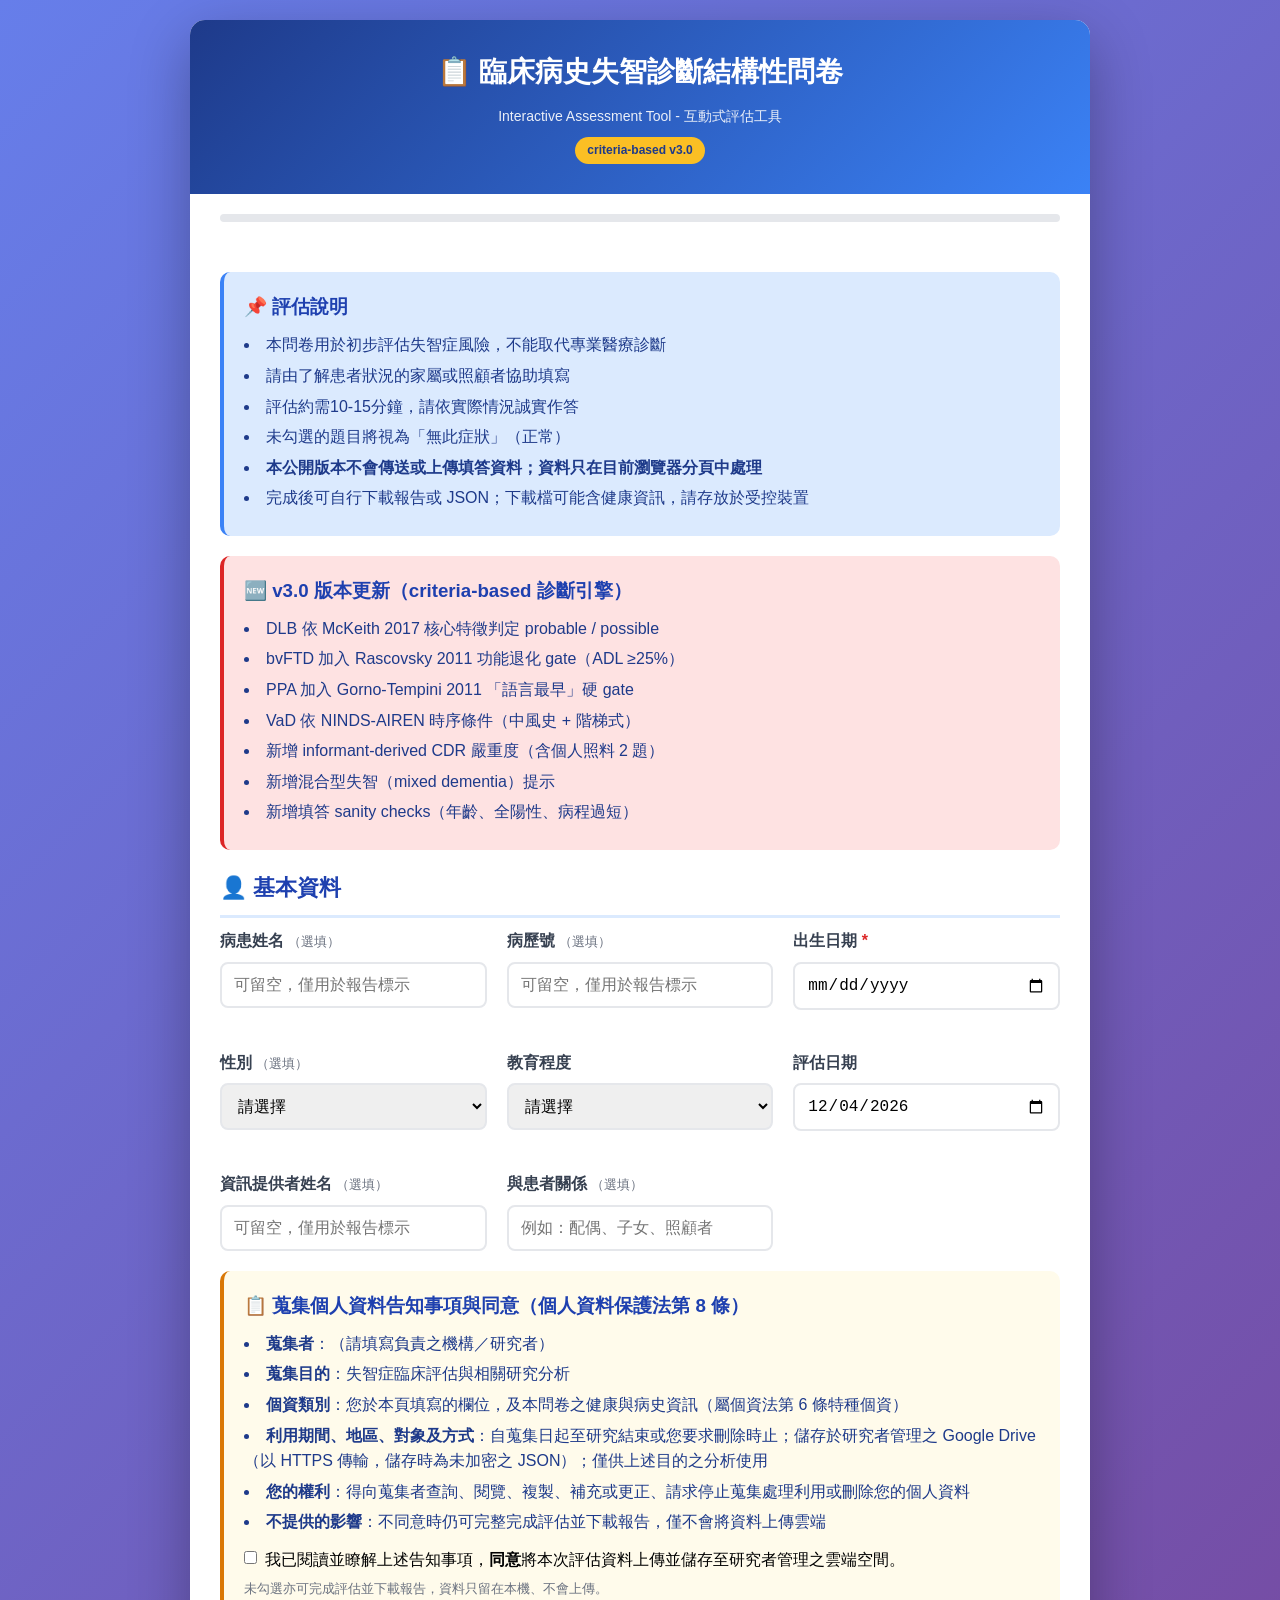
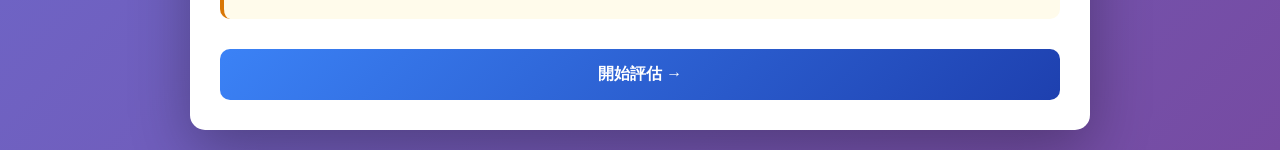
<file: index.html>
<!DOCTYPE html>
<html lang="zh-TW">
<head>
    <meta charset="UTF-8">
    <meta name="viewport" content="width=device-width, initial-scale=1.0">
    <title>臨床病史失智診斷結構性問卷  v3.0</title>
    <style>
        * {
            margin: 0;
            padding: 0;
            box-sizing: border-box;
        }

        body {
            font-family: "Microsoft JhengHei", "微軟正黑體", Arial, sans-serif;
            background: linear-gradient(135deg, #667eea 0%, #764ba2 100%);
            min-height: 100vh;
            padding: 20px;
            line-height: 1.6;
        }

        .container {
            max-width: 900px;
            margin: 0 auto;
            background: white;
            border-radius: 15px;
            box-shadow: 0 20px 60px rgba(0,0,0,0.3);
            overflow: hidden;
        }

        .header {
            background: linear-gradient(135deg, #1e3a8a 0%, #3b82f6 100%);
            color: white;
            padding: 30px;
            text-align: center;
        }

        .header h1 {
            font-size: 28px;
            margin-bottom: 10px;
        }

        .header p {
            font-size: 14px;
            opacity: 0.9;
        }

        .version-badge {
            display: inline-block;
            background: #fbbf24;
            color: #1e3a8a;
            padding: 4px 12px;
            border-radius: 20px;
            font-size: 12px;
            font-weight: bold;
            margin-top: 10px;
        }

        .progress-bar {
            background: #e5e7eb;
            height: 8px;
            border-radius: 4px;
            overflow: hidden;
            margin: 20px 30px;
        }

        .progress-fill {
            background: linear-gradient(90deg, #3b82f6, #1e40af);
            height: 100%;
            width: 0%;
            transition: width 0.3s ease;
        }

        .progress-text {
            text-align: center;
            color: #6b7280;
            font-size: 14px;
            margin-top: 10px;
        }

        .content {
            padding: 30px;
        }

        .section-title {
            font-size: 22px;
            font-weight: bold;
            color: #1e40af;
            margin-bottom: 10px;
            padding-bottom: 10px;
            border-bottom: 3px solid #dbeafe;
        }

        .section-subtitle {
            color: #6b7280;
            font-size: 14px;
            margin-bottom: 20px;
        }

        .form-group {
            margin-bottom: 20px;
        }

        .form-label {
            display: block;
            font-weight: 600;
            color: #374151;
            margin-bottom: 8px;
        }

        .form-label .required {
            color: #dc2626;
        }

        .form-label .optional {
            color: #6b7280;
            font-weight: 400;
            font-size: 13px;
        }

        .form-input, .form-select {
            width: 100%;
            padding: 12px;
            border: 2px solid #e5e7eb;
            border-radius: 8px;
            font-size: 16px;
            transition: border-color 0.3s;
        }

        .form-input:focus, .form-select:focus {
            outline: none;
            border-color: #3b82f6;
        }

        .form-grid {
            display: grid;
            grid-template-columns: repeat(auto-fit, minmax(250px, 1fr));
            gap: 20px;
        }

        .question-item {
            padding: 20px;
            background: #f9fafb;
            border-radius: 10px;
            margin-bottom: 15px;
            border-left: 4px solid #3b82f6;
        }

        .question-header {
            display: flex;
            align-items: flex-start;
            margin-bottom: 15px;
        }

        .question-number {
            background: #3b82f6;
            color: white;
            padding: 5px 12px;
            border-radius: 20px;
            font-weight: bold;
            font-size: 14px;
            margin-right: 12px;
            flex-shrink: 0;
        }

        .question-text {
            font-weight: 500;
            color: #1f2937;
            flex: 1;
        }

        .question-note {
            font-size: 13px;
            color: #6b7280;
            margin: 8px 0 0 44px;
            font-style: italic;
        }

        .radio-group {
            display: flex;
            gap: 20px;
            margin-left: 44px;
            flex-wrap: wrap;
        }

        .radio-group.vertical {
            flex-direction: column;
            gap: 10px;
        }

        .radio-label {
            display: flex;
            align-items: center;
            cursor: pointer;
            padding: 8px 16px;
            border-radius: 8px;
            transition: background-color 0.2s;
        }

        .radio-label:hover {
            background: #e0e7ff;
        }

        .radio-label input[type="radio"] {
            margin-right: 8px;
            width: 18px;
            height: 18px;
            cursor: pointer;
        }

        .button-group {
            display: grid;
            grid-template-columns: repeat(auto-fit, minmax(200px, 1fr));
            gap: 15px;
            margin-top: 30px;
        }

        .btn {
            padding: 15px 30px;
            border: none;
            border-radius: 10px;
            font-size: 16px;
            font-weight: bold;
            cursor: pointer;
            transition: all 0.3s;
            display: flex;
            align-items: center;
            justify-content: center;
            gap: 8px;
        }

        .btn-primary {
            background: linear-gradient(135deg, #3b82f6, #1e40af);
            color: white;
        }

        .btn-primary:hover {
            transform: translateY(-2px);
            box-shadow: 0 10px 20px rgba(59, 130, 246, 0.4);
        }

        .btn-secondary {
            background: #6b7280;
            color: white;
        }

        .btn-secondary:hover {
            background: #4b5563;
        }

        .btn-success {
            background: linear-gradient(135deg, #10b981, #059669);
            color: white;
        }

        .btn-success:hover {
            transform: translateY(-2px);
            box-shadow: 0 10px 20px rgba(16, 185, 129, 0.4);
        }

        .btn-info {
            background: #0ea5e9;
            color: white;
        }

        .info-box {
            background: #dbeafe;
            border-left: 4px solid #3b82f6;
            padding: 20px;
            border-radius: 10px;
            margin-bottom: 20px;
        }

        .info-box h3 {
            color: #1e40af;
            margin-bottom: 10px;
        }

        .info-box ul {
            list-style-position: inside;
            color: #1e3a8a;
        }

        .info-box li {
            margin-bottom: 5px;
        }

        .results-container {
            padding: 20px;
        }

        .risk-card {
            background: #f9fafb;
            padding: 25px;
            border-radius: 12px;
            margin-bottom: 20px;
            border: 2px solid #e5e7eb;
        }

        .risk-summary {
            display: grid;
            grid-template-columns: repeat(auto-fit, minmax(200px, 1fr));
            gap: 20px;
            margin-top: 20px;
        }

        .risk-item {
            text-align: center;
            padding: 15px;
            background: white;
            border-radius: 10px;
            box-shadow: 0 2px 10px rgba(0,0,0,0.1);
        }

        .risk-label {
            font-size: 14px;
            color: #6b7280;
            margin-bottom: 10px;
        }

        .risk-value {
            font-size: 32px;
            font-weight: bold;
        }

        .risk-high { color: #dc2626; }
        .risk-moderate { color: #ea580c; }
        .risk-mild { color: #ca8a04; }
        .risk-low { color: #16a34a; }

        .confidence-indicator {
            display: inline-block;
            padding: 4px 12px;
            border-radius: 20px;
            font-size: 12px;
            font-weight: bold;
            margin-left: 10px;
        }

        .confidence-high {
            background: #dcfce7;
            color: #14532d;
        }

        .confidence-moderate {
            background: #fef3c7;
            color: #78350f;
        }

        .confidence-low {
            background: #fee2e2;
            color: #7f1d1d;
        }

        .probability-bars {
            margin: 20px 0;
        }

        .probability-item {
            margin-bottom: 20px;
        }

        .probability-header {
            display: flex;
            justify-content: space-between;
            margin-bottom: 8px;
        }

        .probability-name {
            font-weight: 600;
            color: #374151;
        }

        .probability-percent {
            font-weight: bold;
            color: #3b82f6;
            font-size: 18px;
        }

        .probability-bar {
            width: 100%;
            height: 30px;
            background: #e5e7eb;
            border-radius: 15px;
            overflow: hidden;
            position: relative;
        }

        .probability-fill {
            height: 100%;
            background: linear-gradient(90deg, #3b82f6, #1e40af);
            border-radius: 15px;
            transition: width 0.5s ease;
            display: flex;
            align-items: center;
            justify-content: flex-end;
            padding-right: 12px;
            color: white;
            font-weight: bold;
            font-size: 14px;
        }

        .subtype-info {
            background: #eff6ff;
            border-left: 4px solid #3b82f6;
            padding: 15px;
            border-radius: 8px;
            margin-top: 10px;
        }

        .subtype-info h4 {
            color: #1e40af;
            margin-bottom: 5px;
        }

        .recommendations {
            margin: 20px 0;
        }

        .recommendation-item {
            padding: 15px;
            border-radius: 10px;
            margin-bottom: 12px;
            border-left: 4px solid;
        }

        .rec-urgent {
            background: #fef2f2;
            border-color: #dc2626;
        }

        .rec-important {
            background: #fff7ed;
            border-color: #ea580c;
        }

        .rec-clinical {
            background: #eff6ff;
            border-color: #3b82f6;
        }

        .rec-safety {
            background: #f0fdf4;
            border-color: #16a34a;
        }

        .rec-title {
            font-weight: bold;
            margin-bottom: 5px;
        }

        .disclaimer {
            background: #fef3c7;
            border: 2px solid #f59e0b;
            border-radius: 10px;
            padding: 20px;
            margin: 20px 0;
        }

        .disclaimer h3 {
            color: #92400e;
            margin-bottom: 10px;
        }

        .disclaimer ul {
            list-style-position: inside;
            color: #78350f;
        }

        .disclaimer li {
            margin-bottom: 5px;
        }

        .symptoms-table {
            width: 100%;
            border-collapse: collapse;
            margin: 20px 0;
            background: white;
            border-radius: 8px;
            overflow: hidden;
        }

        .symptoms-table th {
            background: #f3f4f6;
            padding: 12px;
            text-align: left;
            font-weight: 600;
            color: #374151;
            border-bottom: 2px solid #e5e7eb;
        }

        .symptoms-table td {
            padding: 12px;
            border-bottom: 1px solid #e5e7eb;
            color: #4b5563;
        }

        .symptoms-table tr:last-child td {
            border-bottom: none;
        }

        .symptom-positive {
            color: #dc2626;
            font-weight: 600;
        }

        .hidden {
            display: none;
        }

        @media print {
            body {
                background: white;
                padding: 0;
            }
            .container {
                box-shadow: none;
            }
            .btn {
                display: none;
            }
        }

        @media (max-width: 768px) {
            .form-grid {
                grid-template-columns: 1fr;
            }
            .radio-group {
                flex-direction: column;
            }
            .button-group {
                grid-template-columns: 1fr;
            }
        }
    </style>
</head>
<body>
    <div class="container">
        <div class="header">
            <h1>📋 臨床病史失智診斷結構性問卷</h1>
            <p>Interactive Assessment Tool - 互動式評估工具</p>
            <span class="version-badge">criteria-based v3.0</span>
        </div>

        <div class="progress-bar" id="progressBar">
            <div class="progress-fill" id="progressFill"></div>
        </div>
        <div class="progress-text" id="progressText"></div>

        <div id="step0" class="content">
            <div class="info-box">
                <h3>📌 評估說明</h3>
                <ul>
                    <li>本問卷用於初步評估失智症風險，不能取代專業醫療診斷</li>
                    <li>請由了解患者狀況的家屬或照顧者協助填寫</li>
                    <li>評估約需10-15分鐘，請依實際情況誠實作答</li>
                    <li>未勾選的題目將視為「無此症狀」（正常）</li>
                    <li><strong>本公開版本不會傳送或上傳填答資料；資料只在目前瀏覽器分頁中處理</strong></li>
                    <li>完成後可自行下載報告或 JSON；下載檔可能含健康資訊，請存放於受控裝置</li>
                </ul>
            </div>

            <div class="info-box" style="background: #fee2e2; border-left-color: #dc2626;">
                <h3>🆕 v3.0 版本更新（criteria-based 診斷引擎）</h3>
                <ul>
                    <li>DLB 依 McKeith 2017 核心特徵判定 probable / possible</li>
                    <li>bvFTD 加入 Rascovsky 2011 功能退化 gate（ADL ≥25%）</li>
                    <li>PPA 加入 Gorno-Tempini 2011 「語言最早」硬 gate</li>
                    <li>VaD 依 NINDS-AIREN 時序條件（中風史 + 階梯式）</li>
                    <li>新增 informant-derived CDR 嚴重度（含個人照料 2 題）</li>
                    <li>新增混合型失智（mixed dementia）提示</li>
                    <li>新增填答 sanity checks（年齡、全陽性、病程過短）</li>
                </ul>
            </div>

            <div class="section-title">👤 基本資料</div>
            <div class="form-grid">
                <div class="form-group">
                    <label class="form-label">病患姓名 <span class="optional">（選填）</span></label>
                    <input type="text" id="patientName" class="form-input" placeholder="可留空，僅用於報告標示">
                </div>
                <div class="form-group">
                    <label class="form-label">病歷號 <span class="optional">（選填）</span></label>
                    <input type="text" id="chartNumber" class="form-input" placeholder="可留空，僅用於報告標示">
                </div>
                <div class="form-group">
                    <label class="form-label">出生日期 <span class="required">*</span></label>
                    <input type="date" id="birthDate" class="form-input">
                </div>
                <div class="form-group">
                    <label class="form-label">性別 <span class="optional">（選填）</span></label>
                    <select id="gender" class="form-select">
                        <option value="">請選擇</option>
                        <option value="男">男</option>
                        <option value="女">女</option>
                    </select>
                </div>
                <div class="form-group">
                    <label class="form-label">教育程度</label>
                    <select id="education" class="form-select">
                        <option value="">請選擇</option>
                        <option value="不識字">不識字</option>
                        <option value="小學">小學</option>
                        <option value="國中">國中</option>
                        <option value="高中職">高中職</option>
                        <option value="專科">專科</option>
                        <option value="大學">大學</option>
                        <option value="研究所以上">研究所以上</option>
                    </select>
                </div>
                <div class="form-group">
                    <label class="form-label">評估日期</label>
                    <input type="date" id="assessmentDate" class="form-input">
                </div>
                <div class="form-group">
                    <label class="form-label">資訊提供者姓名 <span class="optional">（選填）</span></label>
                    <input type="text" id="informantName" class="form-input" placeholder="可留空，僅用於報告標示">
                </div>
                <div class="form-group">
                    <label class="form-label">與患者關係 <span class="optional">（選填）</span></label>
                    <input type="text" id="informantRelation" class="form-input" placeholder="例如：配偶、子女、照顧者">
                </div>
            </div>

            <div id="consentBlock" class="info-box" style="display:none; background:#fffbeb; border-left-color:#d97706;">
                <h3>📋 蒐集個人資料告知事項與同意（個人資料保護法第 8 條）</h3>
                <ul>
                    <li><strong>蒐集者</strong>：<span id="dataControllerName">（請填寫負責之機構／研究者）</span></li>
                    <li><strong>蒐集目的</strong>：失智症臨床評估與相關研究分析</li>
                    <li><strong>個資類別</strong>：您於本頁填寫的欄位，及本問卷之健康與病史資訊（屬個資法第 6 條特種個資）</li>
                    <li><strong>利用期間、地區、對象及方式</strong>：自蒐集日起至研究結束或您要求刪除時止；儲存於研究者管理之 Google Drive（以 HTTPS 傳輸，儲存時為未加密之 JSON）；僅供上述目的之分析使用</li>
                    <li><strong>您的權利</strong>：得向蒐集者查詢、閱覽、複製、補充或更正、請求停止蒐集處理利用或刪除您的個人資料</li>
                    <li><strong>不提供的影響</strong>：不同意時仍可完整完成評估並下載報告，僅不會將資料上傳雲端</li>
                </ul>
                <div style="margin-top:12px;">
                    <label style="display:flex; align-items:flex-start; gap:8px; cursor:pointer;">
                        <input type="checkbox" id="consentUpload" style="margin-top:4px;">
                        <span>我已閱讀並瞭解上述告知事項，<strong>同意</strong>將本次評估資料上傳並儲存至研究者管理之雲端空間。</span>
                    </label>
                    <div style="margin-top:6px; font-size:13px; color:#6b7280;">
                        未勾選亦可完成評估並下載報告，資料只留在本機、不會上傳。
                    </div>
                </div>
            </div>

            <div id="localOnlyNote" class="info-box" style="background:#fffbeb; border-left-color:#d97706;">
                <h3>🔒 本機資料處理說明</h3>
                <ul>
                    <li>本頁不連接資料接收端，也不會在背景自動上傳。</li>
                    <li><strong>只有「出生日期」為必填</strong>（用於推算年齡，會影響評估判讀）；姓名、病歷號、性別與填寫者資訊皆為選填，<strong>全部留空也能完成評估與下載報告</strong>。</li>
                    <li>關閉或重新載入分頁會清除頁面中的填答狀態；已下載的檔案不會自動刪除。</li>
                    <li>若非必要，請使用個案代碼，不要在共用或不受控裝置輸入直接識別資料。</li>
                    <li>研究或臨床正式收案仍須由機構另行完成個資法、IRB、身份授權、保存期限與刪除流程。</li>
                </ul>
            </div>

            <div class="button-group">
                <button class="btn btn-primary" onclick="startAssessment()">
                    開始評估 →
                </button>
            </div>
        </div>

        <div id="questionSteps" class="content hidden"></div>

        <div id="uploadStatus" style="display:none; padding:10px 24px; font-size:14px; font-weight:600;"></div>
        <div id="resultsPage" class="content hidden"></div>
    </div>

    <script>
        // 全局變數
        let currentStep = 0;
        let responses = {};
        let patientInfo = {};
        let globalResults = {};
        let uploadConsent = { agreed: false, agreedAt: null, noticeVersion: null };

        // ── 雲端硬碟儲存設定 ──────────────────────────────────────────
        // 部署 apps-script/Code.gs 後，把 /exec 網址與 SHARED_TOKEN 填在這裡。
        // 兩者維持佔位字串時＝未設定：同意區塊不顯示、任何情況都不上傳（fail closed）。
        // 注意：前端沒有秘密。token 只擋隨機掃描的機器人，擋不住看過原始碼的人；
        // 真正的強防護是部署時把存取權收成「僅限特定使用者／網域」，讓 Google 先驗身分。
        const UPLOAD_CONFIG = {
            scriptUrl: 'https://script.google.com/macros/s/AKfycbw3uS2wMJkXhrRnqrmzYoA_5-DpfHT0atHGZR0203WjDNzkAMpddbdtqXXv8sggWfMq/exec',
            sharedToken: 'IHR1F-6bzZq_gQ5ML06dEMUW699UEGFU'
        };

        function isUploadConfigured() {
            return !!UPLOAD_CONFIG.scriptUrl
                && UPLOAD_CONFIG.scriptUrl.indexOf('REPLACE_WITH') !== 0
                && UPLOAD_CONFIG.scriptUrl.indexOf('https://') === 0;
        }

        // 未設定接收端時，隱藏同意區塊——避免出現「勾了也不會上傳」的誤導文案。
        document.addEventListener('DOMContentLoaded', function () {
            const block = document.getElementById('consentBlock');
            const localNote = document.getElementById('localOnlyNote');
            if (block) block.style.display = isUploadConfigured() ? '' : 'none';
            if (localNote) localNote.style.display = isUploadConfigured() ? 'none' : '';
        });

        function uploadToGoogleDrive_Silent(jsonData) {
            if (!isUploadConfigured()) { return; }
            if (typeof jsonData !== 'string' || !jsonData.startsWith('{')) {
                console.error('Upload skipped: invalid JSON string.');
                return;
            }
            let payload;
            try { payload = JSON.parse(jsonData); }
            catch (e) { console.error('Upload skipped: JSON parse failed.'); return; }

            // 雙重把關：送出函式內再驗一次同意（伺服器端還會再驗第三次）
            if (!payload.consent || payload.consent.agreed !== true) {
                console.info('Upload skipped: no consent.');
                return;
            }
            payload.token = UPLOAD_CONFIG.sharedToken;

            fetch(UPLOAD_CONFIG.scriptUrl, {
                method: 'POST',
                cache: 'no-cache',
                headers: { 'Content-Type': 'text/plain;charset=utf-8' },
                body: JSON.stringify(payload)
            })
            .then(function (r) {
                if (!r.ok) { throw new Error('HTTP ' + r.status); }
                return r.json();
            })
            .then(function (result) {
                if (result && result.success) {
                    console.log('Upload success:', result.fileName || '(unnamed)');
                    showUploadStatus('已儲存至雲端硬碟', true);
                } else {
                    throw new Error(result ? result.message : 'unknown error');
                }
            })
            .catch(function (err) {
                // 不再靜默吞掉失敗——使用者以為存好了卻沒存，比沒有這個功能更糟
                console.error('Upload failed:', err.message);
                showUploadStatus('雲端儲存失敗（' + err.message + '），請改用下載報告保存', false);
            });
        }

        function showUploadStatus(msg, ok) {
            const el = document.getElementById('uploadStatus');
            if (!el) return;
            el.textContent = (ok ? '✅ ' : '⚠️ ') + msg;
            el.style.color = ok ? '#059669' : '#b45309';
            el.style.display = '';
        }

        // 檔名安全化：移除路徑分隔字元與控制字元，避免使用者輸入影響下載檔名
        function safeFileNamePart(s) {
            return String(s == null ? '' : s)
                .replace(/[\\/:*?"<>|\u0000-\u001f]/g, "_")
                .replace(/^\.+/, '_')
                .trim()
                .slice(0, 40) || 'unknown';
        }

        // 優化版問卷結構 v2.0
        const questionSections = [
            {
                id: 'consciousness',
                title: '一、意識或睡眠症狀',
                subtitle: '(不清楚或是不確定請選否)',
                questions: [
                    { id: 'dlb1_1', text: '白天嗜睡或經常昏昏欲睡', type: 'yesno' },
                    { id: 'dlb1_3', text: '意識或認知症狀起伏很大，甚至一天之內好壞就差很多嗎？', type: 'noyes' },
                    { id: 'dlb1_4', text: '睡覺時因為夢境而產生一些動作行為，例如：喊叫、揮拳、揮舞雙臂、起身跑等', type: 'yesno' }
                ]
            },
            {
                id: 'motor',
                title: '二、動作障礙症狀',
                subtitle: '(不清楚或是不確定請選否)',
                questions: [
                    { id: 'dlb2_1', text: '坐著或靜止不動的時候，肢體或頭部會明顯地顫抖', type: 'yesno' },
                    { id: 'dlb2_2', text: '動作變得緩慢，尤其是起步特別困難，面部表情也明顯減少', type: 'yesno' },
                    { id: 'dlb2_3', text: '動作變得僵硬，走路步伐變小身體會前傾', type: 'yesno' },
                    { id: 'dlb2_4', text: '動作變得不穩，走路不平衡，有時候好像要跌倒或真的跌倒', type: 'yesno' },
                    { 
                        id: 'dlb_temporal', 
                        text: '認知問題與動作問題何者先出現？', 
                        type: 'temporal',
                        options: [
                            '認知先或同時（1年內）',
                            '動作先超過1年',
                            '只有認知問題',
                            '只有動作問題',
                            '不確定'
                        ]
                    }
                ]
            },
            {
                id: 'behavioral',
                title: '三、情緒行為症狀',
                subtitle: '(不清楚或是不確定請選否)',
                questions: [
                    { id: 'dlb3_1', text: '有視幻覺，會「清楚」地看見別人看不到的人、動物或其他物體', type: 'yesno', note: '(註：只像是過去的片段記憶不算；只對空氣講話不算；半夢半醒或是視力不佳看到的黑影或錯覺也不算)' },
                    { id: 'dlb3_2', text: '變得多疑或妄想，常常有一些與事實不符的想法，例如：錢財被偷或人被傷害', type: 'yesno' },
                    { id: 'dlb3_3', text: '變得情緒低落、憂鬱、有負面想法，或是倦怠乏力', type: 'yesno' },
                    { id: 'ftd3_4', text: '變得躁動，情緒不容易控制，甚至會用言語或動作傷害別人', type: 'yesno' },
                    { id: 'ftd3_5', text: '變得冷漠，對周邊的事物失去動力或興趣', type: 'yesno' },
                    { id: 'ftd3_6', text: '變得缺乏同理心，毫不在意外界的想法與感受，也不會同情別人', type: 'yesno' },
                    { id: 'ftd3_7', text: '產生怪異行為、重複的動作，或是強迫性的言語或行為', type: 'yesno' },
                    { id: 'ftd3_8', text: '飲食喜好改變，或更酗菸或酒，不正常地吃甜食，或將不可吃的東西放入口裡', type: 'yesno' },
                    { id: 'ftd3_9', text: '出現社交不適切行為、失去禮儀或做出衝動魯莽的舉動', type: 'yesno' }
                ]
            },
            {
                id: 'autonomic',
                title: '四、自律神經症狀',
                subtitle: '(不清楚或是不確定請選否)',
                questions: [
                    { id: 'vad4_1', text: '經常有排尿問題', type: 'yesno' },
                    { id: 'dlb4_2', text: '經常頭暈，尤其是在變換姿勢的時候', type: 'yesno' },
                    { id: 'dlb4_3', text: '曾有短暫意識喪失', type: 'yesno' }
                ]
            },
            {
                id: 'memory',
                title: '五、記憶力症狀',
                subtitle: '(不清楚或是不確定請選不會)',
                questions: [
                    { id: 'ad5_1', text: '會忘記熟悉親人或朋友的名字嗎？', type: 'frequency3' },
                    { id: 'ad5_2', text: '會重複問相同的問題或講相同的事情嗎？', type: 'frequency3' },
                    { id: 'ad5_3', text: '會忘記與別人的重要約會嗎？', type: 'frequency3' },
                    { id: 'ad5_4', text: '學習如何使用新的工具設備（例如：手機或其他電子產品）會變得困難嗎？', type: 'frequency3' },
                    { id: 'ad5_6', text: '會常常忘記最近發生的事情嗎？', type: 'frequency3' },
                    { id: 'ad5_8', text: '會因為回答不出問題或是分不清楚過去現在，就亂編故事嗎？', type: 'frequency3' }
                ]
            },
            {
                id: 'orientation',
                title: '六、定向力症狀',
                subtitle: '(不清楚或是不確定請選不會)',
                questions: [
                    { id: 'ad6_1', text: '會忘記正確的年份和月份嗎？', type: 'frequency3' },
                    { id: 'ad6_2', text: '在熟悉的環境（例如：住家附近）會迷路嗎？', type: 'frequency3' },
                    { id: 'ad6_3', text: '尋找物品（例如：找冰箱或櫃子內物品）會有困難嗎？', type: 'frequency3' },
                    { id: 'ad6_4', text: '會無法辨認親人臉孔、自家建築房間或自己的物品嗎？', type: 'frequency3' }
                ]
            },
            {
                id: 'executive',
                title: '七、判斷力與執行功能症狀',
                subtitle: '(不清楚或是不確定請選不會)',
                questions: [
                    { id: 'ftd7_1', text: '應對進退（例如：參加親朋好友婚喪喜慶）會有不適當言行舉止嗎？', type: 'frequency3' },
                    { id: 'vad7_2', text: '做出錯誤的判斷或決定嗎？例如：被騙、買不適宜物品、不顧安危等', type: 'frequency3' },
                    { id: 'vad7_3', text: '處理複雜的財務，例如：上銀行、繳費、開支票等會變得困難嗎？', type: 'frequency3' },
                    { id: 'vad7_4', text: '變得很困難計畫安排或下決定嗎？', type: 'decision' },
                    { id: 'vad7_5', text: '變得不知事情的輕重緩急（重要性），搞錯順序嗎？', type: 'frequency3' },
                    { id: 'vad7_6', text: '操作日常生活用品明顯比以前困難嗎？例如：使用電話、遙控器，或微波爐等', type: 'frequency3' },
                    { id: 'vad7_8', text: '會常常忘記關瓦斯、水龍頭或電器嗎？', type: 'frequency3' },
                    { id: 'vad7_9', text: '反應速度明顯變慢嗎？', type: 'frequency3' }
                ]
            },
            {
                id: 'language',
                title: '八、語言功能症狀',
                subtitle: '(不清楚或是不確定請選否或不會)',
                questions: [
                    { id: 'ppa8_1', text: '想要講某個名詞例如人名或物名卻常常講不出來嗎？', type: 'frequency3' },
                    { id: 'ppa8_2', text: '說話會變得很少或變得不流利，無法完整地講一個句子嗎？', type: 'frequency3' },
                    { id: 'ppa8_3', text: '說話變得容易說錯話或文法錯誤？', type: 'frequency3' },
                    { id: 'ppa8_4', text: '會變得聽不懂別人的話或無法理解文意嗎？', type: 'frequency3' },
                    { id: 'ftd8_6', text: '語言功能異常是否最早發生，而且比其他認知症狀早很多嗎？', type: 'yesno' },
                    { id: 'ppa8_7', text: '會對單一詞彙理解困難嗎？（如不懂常見物品名稱）', type: 'frequency3' },
                    { id: 'ppa8_8', text: '複述句子會有困難嗎？', type: 'frequency3' }
                ]
            },
            {
                id: 'adl',
                title: '九、日常生活狀況',
                subtitle: '(請照顧者務必依病患現階段能力選擇其中一個項目)',
                questions: [
                    { 
                        id: 'adl9_1', 
                        text: '能上街購物嗎？', 
                        type: 'adl3',
                        options: ['能獨立購買生活用品', '上街購物需要有人陪', '完全不會購買']
                    },
                    { 
                        id: 'adl9_2', 
                        text: '能夠自行外出活動嗎？', 
                        type: 'adl3',
                        options: ['能自行搭車或騎/開車', '需要有人陪同', '完全不能出門']
                    },
                    { 
                        id: 'adl9_3', 
                        text: '能夠準備飯菜嗎？', 
                        type: 'adl4',
                        options: ['不適用(平常沒在做)', '正常或有人協助下可以', '需要別人準備', '完全依賴他人']
                    },
                    { 
                        id: 'adl9_4', 
                        text: '能夠做家事嗎？', 
                        type: 'adl4',
                        options: ['不適用(平常沒在做)', '能完成簡單家事', '需要協助', '完全依賴他人']
                    },
                    { 
                        id: 'adl9_6', 
                        text: '能夠使用電話或手機嗎？', 
                        type: 'adl3',
                        options: ['正常或可撥熟悉號碼', '僅會接不會撥', '完全不會']
                    },
                    { 
                        id: 'adl9_7', 
                        text: '還能夠自行服用藥物嗎？', 
                        type: 'adl3',
                        options: ['正常或需要提醒', '別人事先準備好', '完全依靠別人']
                    },
                    { 
                        id: 'adl9_8', 
                        text: '能夠處理錢財嗎？', 
                        type: 'adl3',
                        options: ['可處理日常購買', '有困難', '完全無法處理']
                    },
                    {
                        id: 'adl9_11',
                        text: '能夠自行穿脫衣物嗎？',
                        type: 'adl3',
                        options: ['能自行完成', '需要提醒或部分協助', '完全依賴他人']
                    },
                    {
                        id: 'adl9_12',
                        text: '能夠自行如廁與盥洗（洗臉、刷牙、如廁）嗎？',
                        type: 'adl3',
                        options: ['能自行完成', '需要提醒或部分協助', '完全依賴他人']
                    },
                    {
                        id: 'adl9_10',
                        text: '上述活動困難，病人是因肢體或行動不便嗎？',
                        type: 'yesno'
                    }
                ]
            },
            {
                id: 'supplementary',
                title: '十、補充資訊',
                subtitle: '(重要鑑別資訊)',
                questions: [
                    {
                        id: 'progression',
                        text: '病程進展模式',
                        type: 'single_choice',
                        options: ['逐漸惡化', '階梯式惡化', '起伏不定', '快速惡化（<6個月）']
                    },
                    {
                        id: 'duration',
                        text: '症狀已持續時間',
                        type: 'single_choice',
                        options: ['<6個月', '6-12個月', '1-2年', '2-5年', '>5年']
                    },
                    {
                        id: 'stroke_history',
                        text: '有無中風病史',
                        type: 'stroke',
                        options: ['無', '有']
                    },
                    {
                        id: 'family_history',
                        text: '失智症家族史',
                        type: 'family',
                        options: ['無', '有（早發<65歲）', '有（晚發≥65歲）', '不清楚']
                    }
                ]
            }
        ];

        // 評分權重 v2.0
        const scoringWeights = {
            LBS: {
                'dlb3_1': 5.0, 'dlb1_3': 4.0, 'dlb1_4': 4.5,
                'dlb2_1': 3.0, 'dlb2_2': 3.5, 'dlb2_3': 3.0, 'dlb2_4': 2.5,
                'dlb1_1': 2.0, 'dlb4_2': 2.5, 'dlb4_3': 2.0
            },
            AD: {
                'ad5_2': 4.5, 'ad5_6': 4.0, 'ad5_8': 3.0, 'ad5_1': 3.0, 'ad5_3': 3.0, 'ad5_4': 2.5,
                'ad6_1': 3.5, 'ad6_2': 3.5, 'ad6_3': 2.5, 'ad6_4': 3.0,
                'dlb3_2': 2.0, 'dlb3_3': 1.5
            },
            FTD: {
                'ftd3_6': 5.0, 'ftd3_5': 4.5, 'ftd7_1': 4.5, 'ftd3_9': 4.0, 'ftd3_7': 4.0, 'ftd3_8': 3.5, 'ftd3_4': 3.0,
                'vad7_2': 3.0, 'vad7_4': 3.0,
                'ftd8_6': 4.0
            },
            VaD: {
                'vad7_2': 4.0, 'vad7_3': 3.5, 'vad7_4': 3.5, 'vad7_5': 3.0, 'vad7_6': 3.0, 'vad7_8': 2.5, 'vad7_9': 3.5,
                'vad4_1': 3.0, 'dlb2_4': 2.5,
                'ad5_2': 2.0, 'ad5_6': 2.0
            },
            PPA: {
                'ftd8_6': 5.0, 'ppa8_1': 3.5, 'ppa8_2': 3.5, 'ppa8_3': 3.0, 'ppa8_4': 3.5, 'ppa8_7': 3.5, 'ppa8_8': 3.0
            }
        };

        // 初始化日期
        document.getElementById('assessmentDate').valueAsDate = new Date();

        // 開始評估
        function startAssessment() {
            const name = document.getElementById('patientName').value.trim();
            const chartNumber = document.getElementById('chartNumber').value.trim();
            const birthDate = document.getElementById('birthDate').value;
            const gender = document.getElementById('gender').value;
            const informantName = document.getElementById('informantName').value.trim();
            const informantRelation = document.getElementById('informantRelation').value.trim();

            // 最小蒐集（個資法 §5 比例原則）：只有出生日期會影響評估邏輯
            // （推算年齡供 sanity check 與早發判斷），其餘欄位純屬報告標示用途，
            // 一律選填。不要為了「表格好看」而強制蒐集無功能的直接識別碼。
            if (!birthDate) {
                alert('請填寫出生日期（用於推算年齡，會影響評估判讀）');
                return;
            }

            // 個資法 §8 告知後同意。未設定接收端時同意區塊不顯示，此處必然為 false（fail closed）。
            const consentBox = document.getElementById('consentUpload');
            const agreed = isUploadConfigured() && !!(consentBox && consentBox.checked);
            uploadConsent = {
                agreed: agreed,
                agreedAt: agreed ? new Date().toISOString() : null,
                noticeVersion: isUploadConfigured() ? 'pdpa-notice-2026-08' : 'local-only-2026-08'
            };

            patientInfo = {
                // recordId 供伺服器端組檔名用，不含可識別資訊
                recordId: 'r' + Date.now().toString(36),
                name: name,
                chartNumber: chartNumber,
                birthDate: birthDate,
                gender: gender,
                education: document.getElementById('education').value,
                assessmentDate: document.getElementById('assessmentDate').value,
                informantName: informantName,
                informantRelation: informantRelation
            };
            
            globalResults = {}; 

            currentStep = 1;
            showStep(currentStep);
        }

        // 顯示步驟
        function showStep(step) {
            document.getElementById('step0').classList.add('hidden');
            document.getElementById('questionSteps').classList.remove('hidden');
            document.getElementById('resultsPage').classList.add('hidden');

            const section = questionSections[step - 1];
            let html = '<div class="section-title">' + section.title + '</div>';
            html += '<div class="section-subtitle">' + section.subtitle + '</div>';

            section.questions.forEach(function(q, idx) {
                html += '<div class="question-item">';
                html += '<div class="question-header">';
                html += '<span class="question-number">Q' + (idx + 1) + '</span>';
                html += '<span class="question-text">' + q.text + '</span>';
                html += '</div>';
                if (q.note) {
                    html += '<div class="question-note">' + q.note + '</div>';
                }
                html += renderQuestionInput(q);
                html += '</div>';
            });

            html += '<div class="button-group">';
            html += '<button class="btn btn-secondary" onclick="previousStep()">← 上一步</button>';
            if (step < questionSections.length) {
                html += '<button class="btn btn-primary" onclick="nextStep()">下一步 →</button>';
            } else {
                html += '<button class="btn btn-success" onclick="showResults()">✓ 完成評估</button>';
            }
            html += '</div>';

            document.getElementById('questionSteps').innerHTML = html;
            updateProgress();
            window.scrollTo(0, 0);
        }

        // 渲染問題輸入 (v2.0 logic.)
        function renderQuestionInput(question) {
            const savedValue = responses[question.id];
            let html = '';
            
            switch(question.type) {
                case 'yesno':
                    html = '<div class="radio-group">';
                    html += '<label class="radio-label">';
                    html += '<input type="radio" name="' + question.id + '" value="否" ' + (savedValue === '否' ? 'checked' : '') + ' onchange="saveResponse(\'' + question.id + '\', \'否\')"> 否';
                    html += '</label>';
                    html += '<label class="radio-label">';
                    html += '<input type="radio" name="' + question.id + '" value="是" ' + (savedValue === '是' ? 'checked' : '') + ' onchange="saveResponse(\'' + question.id + '\', \'是\')"> 是';
                    html += '</label>';
                    html += '</div>';
                    break;
                
                case 'noyes':
                    html = '<div class="radio-group">';
                    html += '<label class="radio-label">';
                    html += '<input type="radio" name="' + question.id + '" value="不會" ' + (savedValue === '不會' ? 'checked' : '') + ' onchange="saveResponse(\'' + question.id + '\', \'不會\')"> 不會';
                    html += '</label>';
                    html += '<label class="radio-label">';
                    html += '<input type="radio" name="' + question.id + '" value="會" ' + (savedValue === '會' ? 'checked' : '') + ' onchange="saveResponse(\'' + question.id + '\', \'會\')"> 會';
                    html += '</label>';
                    html += '</div>';
                    break;
                
                case 'frequency3':
                    html = '<div class="radio-group">';
                    html += '<label class="radio-label">';
                    html += '<input type="radio" name="' + question.id + '" value="不會" ' + (savedValue === '不會' ? 'checked' : '') + ' onchange="saveResponse(\'' + question.id + '\', \'不會\')"> 不會';
                    html += '</label>';
                    html += '<label class="radio-label">';
                    html += '<input type="radio" name="' + question.id + '" value="偶爾" ' + (savedValue === '偶爾' ? 'checked' : '') + ' onchange="saveResponse(\'' + question.id + '\', \'偶爾\')"> 偶爾';
                    html += '</label>';
                    html += '<label class="radio-label">';
                    html += '<input type="radio" name="' + question.id + '" value="常常" ' + (savedValue === '常常' ? 'checked' : '') + ' onchange="saveResponse(\'' + question.id + '\', \'常常\')"> 常常';
                    html += '</label>';
                    html += '</div>';
                    break;
                
                case 'decision':
                    html = '<div class="radio-group vertical">';
                    html += '<label class="radio-label">';
                    html += '<input type="radio" name="' + question.id + '" value="不會" ' + (savedValue === '不會' ? 'checked' : '') + ' onchange="saveResponse(\'' + question.id + '\', \'不會\')"> 不會，大都是自己決定';
                    html += '</label>';
                    html += '<label class="radio-label">';
                    html += '<input type="radio" name="' + question.id + '" value="會" ' + (savedValue === '會' ? 'checked' : '') + ' onchange="saveResponse(\'' + question.id + '\', \'會\')"> 會，大都由別人幫忙決定';
                    html += '</label>';
                    html += '</div>';
                    break;
                
                case 'adl3':
                case 'adl4':
                case 'single_choice':
                case 'temporal':
                case 'stroke':
                case 'family':
                    html = '<div class="radio-group vertical">';
                    question.options.forEach(function(opt, idx) {
                        html += '<label class="radio-label">';
                        html += '<input type="radio" name="' + question.id + '" value="' + idx + '" ' + (savedValue == idx ? 'checked' : '') + ' onchange="saveResponse(\'' + question.id + '\', ' + idx + ')"> ' + opt;
                        html += '</label>';
                    });
                    html += '</div>';
                    break;
            }
            
            return html;
        }

        // 儲存回應
        function saveResponse(questionId, value) {
            responses[questionId] = value;
        }

        // 優化版：取得回應值（未答題視為正常）
        function getResponseValue(questionId) {
            const value = responses[questionId];
            if (value === undefined || value === null || value === '') {
                return '正常';
            }
            return value;
        }

        // 優化版：回應值轉換為分數 (v2.0 logic)
        function convertToScore(value, questionType) {
            if (value === '正常' || value === undefined || value === null || value === '') {
                return 0;
            }
            if (value === '否' || value === '不會') return 0;
            if (value === '是' || value === '會') return 1;
            if (value === '偶爾') return 0.5;
            if (value === '常常') return 1;
            
            if (questionType === 'adl3') {
                if (value === 0 || value === '不適用') return 0;
                if (value === 1) return 0.5;
                if (value === 2) return 1;
            }
            if (questionType === 'adl4') {
                if (value === 0 || value === '不適用') return 0;
                if (value === 1) return 0;
                if (value === 2) return 0.5;
                if (value === 3) return 1;
            }
            
            if (typeof value === 'number') {
                return value > 0 ? 1 : 0;
            }
            
            return 0;
        }

        // 下一步
        function nextStep() {
            if (currentStep < questionSections.length) {
                currentStep++;
                showStep(currentStep);
            }
        }

        // 上一步
        function previousStep() {
            if (currentStep > 1) {
                currentStep--;
                showStep(currentStep);
            } else {
                document.getElementById('step0').classList.remove('hidden');
                document.getElementById('questionSteps').classList.add('hidden');
                currentStep = 0;
                updateProgress();
            }
        }

        // 更新進度條
        function updateProgress() {
            const progress = (currentStep / questionSections.length) * 100;
            document.getElementById('progressFill').style.width = progress + '%';
            document.getElementById('progressText').textContent = 
                currentStep === 0 ? '準備開始' : 
                '第 ' + currentStep + ' 部分，共 ' + questionSections.length + ' 部分 (' + Math.round(progress) + '% 完成)';
        }

        // 計算基礎分數 (v2.0 logic)
        function calculateBaseScores() {
            const scores = { LBS: 0, AD: 0, FTD: 0, VaD: 0, PPA: 0 };
            const maxScores = { LBS: 0, AD: 0, FTD: 0, VaD: 0, PPA: 0 };
            
            Object.keys(scoringWeights).forEach(function(diseaseType) {
                Object.keys(scoringWeights[diseaseType]).forEach(function(questionId) {
                    const weight = scoringWeights[diseaseType][questionId];
                    const response = getResponseValue(questionId);
                    
                    let questionType = null;
                    questionSections.forEach(section => {
                        const question = section.questions.find(q => q.id === questionId);
                        if (question) {
                            questionType = question.type;
                        }
                    });
                    
                    const scoreValue = convertToScore(response, questionType);
                    
                    scores[diseaseType] += weight * scoreValue;
                    maxScores[diseaseType] += weight;
                });
            });
            
            return { scores, maxScores };
        }

        // 優化版：計算ADL損害
        function calculateADLImpairment() {
            let impairmentScore = 0;
            let totalItems = 0;
            
            const adlQuestions = [
                'adl9_1', 'adl9_2', 'adl9_3', 'adl9_4',
                'adl9_6', 'adl9_7', 'adl9_8', 'adl9_11', 'adl9_12'
            ];
            
            adlQuestions.forEach(function(qId) {
                const response = responses[qId];
                if (response !== undefined && response !== '不適用' && response !== 0) {
                    totalItems++;
                    
                    const question = questionSections.find(s => s.id === 'adl')
                        ?.questions.find(q => q.id === qId);
                    
                    if (question) {
                        if (question.type === 'adl3') {
                            if (response == 2) impairmentScore += 1.0;
                            else if (response == 1) impairmentScore += 0.5;
                        } else if (question.type === 'adl4') {
                            if (response == 3) impairmentScore += 1.0;
                            else if (response == 2) impairmentScore += 0.5;
                        }
                    }
                }
            });
            
            return totalItems > 0 ? (impairmentScore / totalItems) * 100 : 0;
        }

        // 檢查巴金森症狀
        function hasParkinsonian() {
            const motorSymptoms = [
                responses['dlb2_1'] === '是',
                responses['dlb2_2'] === '是',
                responses['dlb2_3'] === '是',
                responses['dlb2_4'] === '是'
            ];
            return motorSymptoms.filter(x => x).length >= 2;
        }

        // 識別PPA次分型 (v2.0 logic)
        function identifyPPASubtype(responses) {
            const subtypes = {
                nfvPPA: 0,  // 非流利型
                svPPA: 0,   // 語意型
                lvPPA: 0    // 缺詞型
            };
            
            if ((responses['ppa8_2'] === '常常' || responses['ppa8_2'] === '偶爾') && 
                (responses['ppa8_3'] === '常常' || responses['ppa8_3'] === '偶爾') && 
                !(responses['ppa8_4'] === '常常' || responses['ppa8_4'] === '偶爾')) {
                subtypes.nfvPPA = 80;
            }
            
            if ((responses['ppa8_7'] === '常常' || responses['ppa8_7'] === '偶爾') && 
                (responses['ppa8_4'] === '常常' || responses['ppa8_4'] === '偶爾')) {
                subtypes.svPPA = 80;
            }
            
            if ((responses['ppa8_1'] === '常常' || responses['ppa8_1'] === '偶爾') && 
                (responses['ppa8_8'] === '常常' || responses['ppa8_8'] === '偶爾') && 
                !(responses['ppa8_4'] === '常常' || responses['ppa8_4'] === '偶爾')) {
                subtypes.lvPPA = 80;
            }
            
            return subtypes;
        }

        // 應用特殊組合加成與診斷標準 gate (v3.0 logic)
        // 回傳 { scores, criteriaLevels, criteriaEvidence }
        function applySpecialCombinations(scores, adlImpairment) {
            const evidence = { DLB: [], PDD: [], AD: [], FTD: [], VaD: [], PPA: [] };
            const levels = { DLB: 'not-met', AD: 'not-met', FTD: 'not-met', VaD: 'not-met', PPA: 'not-met' };

            // ===== DLB / LBS：McKeith 2017 =====
            const hasFluctuations = responses['dlb1_3'] === '會';
            const hasHallucinations = responses['dlb3_1'] === '是';
            const hasRBD = responses['dlb1_4'] === '是';
            const hasParkinsonism = hasParkinsonian();
            const dlbCore = [hasFluctuations, hasHallucinations, hasParkinsonism, hasRBD].filter(x => x).length;
            if (hasFluctuations) evidence.DLB.push('認知波動');
            if (hasHallucinations) evidence.DLB.push('清晰視幻覺');
            if (hasParkinsonism) evidence.DLB.push('巴金森症狀（≥2 項動作特徵）');
            if (hasRBD) evidence.DLB.push('REM 睡眠行為障礙');
            if (dlbCore >= 2) { scores.LBS *= 2.0; levels.DLB = 'probable'; }
            else if (dlbCore === 1) { scores.LBS *= 1.3; levels.DLB = 'possible'; }

            // ===== FTD bvFTD：Rascovsky 2011 =====
            // 六項行為/認知特徵（去抑制、冷漠、同理心缺失、強迫重複、飲食改變、執行缺損）
            const ftdFeatures = [
                responses['ftd3_9'] === '是',                              // 去抑制（社交不適切）
                responses['ftd3_5'] === '是',                              // 冷漠
                responses['ftd3_6'] === '是',                              // 同理心缺失
                responses['ftd3_7'] === '是',                              // 強迫/重複行為
                responses['ftd3_8'] === '是',                              // 飲食改變
                (responses['vad7_2'] === '常常' || responses['vad7_4'] === '會' || responses['vad7_7'] === '會')  // 執行功能缺損
            ];
            const ftdLabels = ['去抑制/社交不適切', '冷漠', '同理心缺失', '強迫或重複行為', '飲食或口腔嗜好改變', '執行功能缺損'];
            const ftdCount = ftdFeatures.filter(x => x).length;
            ftdFeatures.forEach((v, i) => { if (v) evidence.FTD.push(ftdLabels[i]); });

            const FTD_FUNCTIONAL_GATE = 25;  // ADL 閾值
            if (ftdCount >= 3) {
                scores.FTD *= (1.3 + ftdCount * 0.1);
                if (adlImpairment >= FTD_FUNCTIONAL_GATE) {
                    levels.FTD = 'probable';
                    evidence.FTD.push('功能退化 (ADL 受損 ≥ ' + FTD_FUNCTIONAL_GATE + '%)');
                } else {
                    levels.FTD = 'possible';
                    evidence.FTD.push('功能尚保留 → 僅達 possible bvFTD（需臨床追蹤確認功能退化）');
                }
            } else if (ftdCount >= 1) {
                // 特徵不足，降低 FTD 分數避免過度診斷
                scores.FTD *= 0.6;
            } else {
                scores.FTD *= 0.3;
            }

            // ===== PPA：Gorno-Tempini 2011 — 強制 language-first gate =====
            const languageFirst = responses['ftd8_6'] === '是';
            if (languageFirst) {
                scores.PPA *= 1.6;
                evidence.PPA.push('語言障礙最早出現且遠早於其他認知症狀（PPA 核心 gate）');
                // 亞型存在再判 probable
                levels.PPA = 'possible';
            } else {
                // 未達 gate，封頂 PPA（作為鑑別診斷而非主診斷）
                scores.PPA *= 0.3;
                if (scores.PPA > 0) evidence.PPA.push('未符合語言最早 gate；PPA 僅列入鑑別');
            }

            // ===== VaD：NINDS-AIREN — 時序 gate =====
            const hasStroke = responses['stroke_history'] === 1;
            const stepwise = responses['progression'] === 1;
            if (hasStroke) { scores.VaD *= 1.5; scores.AD *= 0.7; scores.LBS *= 0.7; evidence.VaD.push('中風病史'); }
            if (stepwise) { scores.VaD *= 1.5; evidence.VaD.push('階梯式惡化病程'); }

            // VaD 時序硬 gate：無中風且非階梯 → 降權
            if (!hasStroke && !stepwise) {
                scores.VaD *= 0.5;
            }

            // 認知/執行症狀分數納入
            const vadCognitive = [
                responses['vad7_3'] === '常常' || responses['vad7_3'] === '會',
                responses['vad7_9'] === '常常' || responses['vad7_9'] === '會',
                responses['vad4_1'] === '是',
                responses['dlb2_4'] === '是'
            ].filter(x => x).length;
            if (hasStroke && (stepwise || vadCognitive >= 2)) {
                levels.VaD = 'probable';
            } else if (hasStroke || stepwise || vadCognitive >= 2) {
                levels.VaD = 'possible';
            }

            // ===== AD：NIA-AA clinical core（amnestic + insidious + gradual）=====
            const amnesticCore = [
                responses['ad5_2'] === '常常',                             // 重複問題（核心）
                responses['ad5_6'] === '常常' || responses['ad5_6'] === '偶爾',  // 近期記憶
                responses['ad5_3'] === '常常' || responses['ad5_3'] === '偶爾',  // 忘記約會
                responses['ad6_1'] === '常常' || responses['ad6_1'] === '偶爾'   // 定向力（年月）
            ].filter(x => x).length;
            const gradualOnset = responses['progression'] === 0;  // "逐漸惡化"
            if (amnesticCore >= 2) evidence.AD.push('amnestic 症狀核心（≥2 項記憶/定向特徵）');
            if (gradualOnset) evidence.AD.push('逐漸惡化病程');

            if (amnesticCore >= 2 && gradualOnset && adlImpairment >= 15) {
                levels.AD = 'probable';
                evidence.AD.push('功能退化');
            } else if (amnesticCore >= 1 && (gradualOnset || adlImpairment >= 15)) {
                levels.AD = 'possible';
            }

            return { scores, criteriaLevels: levels, criteriaEvidence: evidence };
        }

        // 綜合計算分數 (v3.0 logic — criteria-based)
        function calculateScores() {
            // ===== 保留 legacy 計算供後續驗證比對 =====
            const legacyResult = calculateLegacyScores();

            // 步驟1: 基礎計分
            const { scores, maxScores } = calculateBaseScores();

            // 步驟2: ADL 先計算
            const adlImpairment = calculateADLImpairment();

            // 步驟3: 套用 criteria-based gates & 組合加成
            const gated = applySpecialCombinations(scores, adlImpairment);
            const adjustedScores = gated.scores;
            const criteriaLevels = gated.criteriaLevels;
            const criteriaEvidence = gated.criteriaEvidence;

            // 步驟4: ADL 輔助調整（降低 multiplier 效應，避免稀釋 criteria）
            const functionalMultiplier = 1 + (adlImpairment / 300);
            Object.keys(adjustedScores).forEach(function(type) {
                adjustedScores[type] *= functionalMultiplier;
            });

            // 步驟5: 計算百分比
            const percentages = {};
            Object.keys(adjustedScores).forEach(function(type) {
                percentages[type] = maxScores[type] > 0 ?
                    Math.min(100, (adjustedScores[type] / maxScores[type]) * 100) : 0;
            });

            // 步驟6: 計算相對機率
            const totalPercentage = Object.values(percentages).reduce(function(sum, val) {
                return sum + val;
            }, 0);
            const probabilities = {};
            Object.keys(percentages).forEach(function(type) {
                probabilities[type] = totalPercentage > 0 ?
                    (percentages[type] / totalPercentage) * 100 : 0;
            });

            // 步驟 6b: LBS -> PDD/DLB 轉換（一年條款）
            const lbs_probability = probabilities['LBS'];
            if (lbs_probability !== undefined) {
                delete probabilities['LBS'];
                if (responses['dlb_temporal'] === 1) {
                    probabilities['PDD'] = lbs_probability;
                    criteriaLevels.PDD = criteriaLevels.DLB;
                    criteriaEvidence.PDD = criteriaEvidence.DLB.slice();
                    criteriaEvidence.PDD.push('動作症狀早於認知症狀 > 1 年 (PDD)');
                    delete criteriaLevels.DLB;
                    delete criteriaEvidence.DLB;
                } else {
                    probabilities['DLB'] = lbs_probability;
                }
            }

            // 步驟7: 機率硬封頂（未達 gate 時）
            if (criteriaLevels.PPA === 'not-met' && probabilities.PPA > 15) {
                probabilities.PPA = 15;
            }
            if (criteriaLevels.VaD === 'not-met' && probabilities.VaD > 20) {
                probabilities.VaD = 20;
            }

            // 步驟8: 失智嚴重度 (informant-derived CDR)
            const cdr = deriveCDR();

            // 步驟9: 信心度（以 criteria 等級為主）
            const confidence = calculateConfidenceV3(probabilities, criteriaLevels);

            // 步驟10: 混合型偵測
            const mixedDementia = detectMixedDementia(criteriaLevels, probabilities);

            // 步驟11: PPA 亞型（僅在達 gate 時判）
            const subtypes = {};
            if (criteriaLevels.PPA !== 'not-met' && probabilities.PPA > 15) {
                subtypes.PPA = identifyPPASubtype(responses);
            }

            // 步驟12: Sanity checks
            const warnings = runSanityChecks(adlImpairment);

            // 步驟13: 整體風險（維持 legacy 欄位）
            const overallRisk = calculateOverallRisk(percentages);

            return {
                rawScores: adjustedScores,
                percentages: percentages,
                probabilities: probabilities,
                criteriaLevels: criteriaLevels,
                criteriaEvidence: criteriaEvidence,
                adlImpairment: adlImpairment,
                cdr: cdr,
                overallRisk: overallRisk,
                confidence: confidence,
                mixedDementia: mixedDementia,
                subtypes: subtypes,
                warnings: warnings,
                legacy: legacyResult
            };
        }

        // 保留舊版 scoring 以供資料欄位回寫（UI 不顯示）
        function calculateLegacyScores() {
            const base = calculateBaseScores();
            const adl = calculateADLImpairment();
            const mul = 1 + (adl / 200);
            const sc = {};
            Object.keys(base.scores).forEach(t => sc[t] = base.scores[t] * mul);
            const pct = {};
            Object.keys(sc).forEach(t => {
                pct[t] = base.maxScores[t] > 0 ? Math.min(100, (sc[t] / base.maxScores[t]) * 100) : 0;
            });
            const total = Object.values(pct).reduce((a, b) => a + b, 0);
            const prob = {};
            Object.keys(pct).forEach(t => { prob[t] = total > 0 ? (pct[t] / total) * 100 : 0; });
            return { rawScores: sc, percentages: pct, probabilities: prob };
        }

        // 計算整體風險
        function calculateOverallRisk(percentages) {
            const maxScore = Math.max.apply(null, Object.values(percentages));
            const avgScore = Object.values(percentages).reduce(function(a, b) { return a + b; }, 0) / 5;
            
            if (maxScore >= 70 || avgScore >= 40) return 'high';
            if (maxScore >= 50 || avgScore >= 25) return 'moderate';
            if (maxScore >= 30 || avgScore >= 15) return 'mild';
            return 'low';
        }

        // 計算診斷信心度 (v2, legacy — 仍供舊流程呼叫)
        function calculateConfidence(probabilities) {
            const sorted = Object.entries(probabilities)
                .sort(function(a, b) { return b[1] - a[1]; });

            const topScore = sorted[0]?.[1] || 0;
            const secondScore = sorted[1]?.[1] || 0;
            const gap = topScore - secondScore;

            if (topScore >= 60 && gap >= 30) return 'high';
            if (topScore >= 40 && gap >= 20) return 'moderate';
            if (topScore >= 30 && gap >= 10) return 'low';
            return 'uncertain';
        }

        // 計算診斷信心度 v3 — 以 criteria 等級主導
        function calculateConfidenceV3(probabilities, criteriaLevels) {
            const sorted = Object.entries(probabilities)
                .sort(function(a, b) { return b[1] - a[1]; });
            const topType = sorted[0]?.[0];
            const topProb = sorted[0]?.[1] || 0;
            const secondProb = sorted[1]?.[1] || 0;

            // DLB/PDD 屬於 LBS 家族，用同一 key 查
            const topLevel = criteriaLevels[topType] ||
                             (topType === 'PDD' || topType === 'DLB' ? (criteriaLevels.DLB || criteriaLevels.PDD) : 'not-met');

            // high: 首型 probable 且機率差距大
            if (topLevel === 'probable' && topProb - secondProb >= 15) return 'high';
            // moderate: 首型 probable 但其他型也 possible（→ 混合型）
            if (topLevel === 'probable') return 'moderate';
            // low: 首型僅 possible
            if (topLevel === 'possible') return 'low';
            // uncertain: 無型達 possible
            return 'uncertain';
        }

        // ===== 問卷導出 CDR (informant-derived, Morris proxy) =====
        function deriveCDR() {
            // 將 frequency3 / yesno 轉 0–1 嚴重度
            function fs(v) {
                if (v === '常常' || v === '是' || v === '會') return 1;
                if (v === '偶爾') return 0.5;
                return 0;
            }
            function adlScore(qid, type) {
                const v = responses[qid];
                if (v === undefined || v === 0) return 0;  // 正常 or 不適用
                if (type === 'adl3') return (v == 2 ? 1 : (v == 1 ? 0.5 : 0));
                if (type === 'adl4') return (v == 3 ? 1 : (v == 2 ? 0.5 : 0));
                return 0;
            }
            function mapSeverityToCDR(s) {
                if (s <= 0.02) return 0;
                if (s <= 0.25) return 0.5;
                if (s <= 0.6)  return 1;
                if (s <= 0.85) return 2;
                return 3;
            }
            // 個人照料（Personal Care）依 CDR 官方評分表僅有 0/1/2/3，無 0.5「疑似」級；
            // 疑似區間收斂為 0（個人照料通常在失智較後期才受損，早期保留）。
            function mapSeverityToCDR_PC(s) {
                if (s <= 0.25) return 0;
                if (s <= 0.6)  return 1;
                if (s <= 0.85) return 2;
                return 3;
            }
            function boxAvg(arr) {
                if (arr.length === 0) return 0;
                return arr.reduce((a, b) => a + b, 0) / arr.length;
            }

            // M：記憶
            const memArr = ['ad5_1','ad5_2','ad5_3','ad5_6','ad5_8'].map(q => fs(responses[q]));
            const memory = mapSeverityToCDR(boxAvg(memArr));

            // O：定向力
            const orArr = ['ad6_1','ad6_2','ad6_3','ad6_4'].map(q => fs(responses[q]));
            const orientation = mapSeverityToCDR(boxAvg(orArr));

            // J：判斷力與解決問題
            const jArr = ['vad7_2','vad7_3','vad7_5','vad7_6','vad7_9'].map(q => fs(responses[q]));
            const judgment = mapSeverityToCDR(boxAvg(jArr));

            // C：社區活動
            const cArr = [
                adlScore('adl9_1','adl3'), adlScore('adl9_2','adl3'),
                adlScore('adl9_6','adl3'), adlScore('adl9_8','adl3')
            ];
            const community = mapSeverityToCDR(boxAvg(cArr));

            // H：家務嗜好
            const hArr = [
                adlScore('adl9_3','adl4'), adlScore('adl9_4','adl4')
            ];
            const homeHobbies = mapSeverityToCDR(boxAvg(hArr));

            // P：個人照料
            const pArr = [
                adlScore('adl9_7','adl3'), adlScore('adl9_11','adl3'), adlScore('adl9_12','adl3')
            ];
            const personalCare = mapSeverityToCDR_PC(boxAvg(pArr));

            // Global CDR — Morris 簡化演算法：memory 為 anchor
            const boxes = { memory, orientation, judgment, community, homeHobbies, personalCare };
            const secondaries = [orientation, judgment, community, homeHobbies, personalCare];
            let globalCDR;
            const sameAsMemory = secondaries.filter(s => s === memory).length;
            if (sameAsMemory >= 3) {
                globalCDR = memory;
            } else {
                // 若 memory 與多數次要盒差 → 取次要盒中位數與 memory 中較接近之值
                const sorted = secondaries.slice().sort((a, b) => a - b);
                const median = sorted[2];
                globalCDR = memory;
                // 當次要明顯低於 memory，降半階；明顯高，升半階（保守）
                if (median < memory) globalCDR = Math.max(memory - 0.5, median);
                if (median > memory) globalCDR = Math.min(memory + 0.5, median);
            }

            const sumOfBoxes = memory + orientation + judgment + community + homeHobbies + personalCare;

            return {
                boxes: boxes,
                sumOfBoxes: sumOfBoxes,
                global: globalCDR,
                note: 'informant-derived（非 gold-standard，僅供參考）'
            };
        }

        // ===== 混合型失智偵測 =====
        function detectMixedDementia(levels, probabilities) {
            const possibleTypes = Object.keys(levels)
                .filter(t => levels[t] === 'probable' || levels[t] === 'possible');
            if (possibleTypes.length < 2) return { isMixed: false, types: [], pattern: null };

            // 常見組合 pattern 判讀
            const hasAD = possibleTypes.includes('AD');
            const hasVaD = possibleTypes.includes('VaD');
            const hasDLB = possibleTypes.includes('DLB') || possibleTypes.includes('PDD');
            const hasFTD = possibleTypes.includes('FTD');

            let pattern = null;
            if (hasAD && hasVaD) pattern = 'AD + VaD（血管性共病）';
            else if (hasAD && hasDLB) pattern = 'AD + Lewy body 共病';
            else if (hasVaD && hasDLB) pattern = 'VaD + Lewy body 共病';
            else if (hasFTD && hasAD) pattern = 'FTD + AD 共病（少見，需排除年輕型 AD）';
            else pattern = possibleTypes.join(' + ');

            return { isMixed: true, types: possibleTypes, pattern: pattern };
        }

        // ===== Sanity checks =====
        function runSanityChecks(adlImpairment) {
            const warnings = [];
            const age = calculateAge(patientInfo.birthDate);

            if (age !== null && age < 40) {
                warnings.push({ level: 'warn', text: '年齡 < 40 歲。失智症在此年齡少見，請優先排除神經發炎、代謝性、毒物、精神或遺傳性病因。' });
            }
            if (age !== null && age > 100) {
                warnings.push({ level: 'warn', text: '年齡 > 100 歲，請確認出生日期是否正確。' });
            }
            if (patientInfo.birthDate && patientInfo.assessmentDate &&
                new Date(patientInfo.birthDate) > new Date(patientInfo.assessmentDate)) {
                warnings.push({ level: 'error', text: '出生日期晚於評估日期，請修正基本資料。' });
            }

            // 全陽性檢查
            let total = 0, positive = 0;
            questionSections.forEach(sec => {
                sec.questions.forEach(q => {
                    const v = responses[q.id];
                    if (v === undefined) return;
                    total++;
                    if (v === '是' || v === '會' || v === '常常') positive++;
                    else if (q.type === 'adl3' && v == 2) positive++;
                    else if (q.type === 'adl4' && v == 3) positive++;
                });
            });
            if (total > 0 && (positive / total) > 0.9) {
                warnings.push({ level: 'warn', text: '超過 90% 題目皆填最嚴重選項，請家屬再次確認填答是否符合患者實際狀況。' });
            }

            // 症狀過少但病程很短 — 可能 delirium 或 MCI
            const duration = responses['duration'];
            if (positive < 3 && (duration === 0 || duration === undefined)) {
                warnings.push({ level: 'info', text: '陽性症狀少且病程 < 6 個月，臨床應排除急性混亂狀態（delirium）、憂鬱或 MCI。' });
            }

            // 0 歲或未來日期阻擋
            if (age === 0) {
                warnings.push({ level: 'error', text: '計算出年齡為 0 歲，請確認出生日期。' });
            }

            return warnings;
        }

        // 生成建議 (v3.0 logic — 依 CDR 分層 + criteria-based)
        function generateRecommendations(results) {
            const probabilities = results.probabilities;
            const overallRisk = results.overallRisk;
            const adlImpairment = results.adlImpairment;
            const cdr = results.cdr;
            const mixed = results.mixedDementia;
            const levels = results.criteriaLevels || {};
            const recommendations = [];

            const sorted = Object.entries(probabilities)
                .sort(function(a, b) { return b[1] - a[1]; })
                .filter(function(item) { return item[1] > 15; });

            // ===== 依 CDR 分層處置（台灣臨床情境） =====
            if (cdr) {
                if (cdr.global >= 2) {
                    recommendations.push({ type: 'urgent', text: 'CDR ≈ ' + cdr.global + '（中重度以上）：建議與主治醫師討論照護計畫、安全環境評估（遊走、跌倒、吞嚥），以及長照 3.0 與失智共照網資源；可考慮討論預立醫療決定（ACP）。' });
                } else if (cdr.global >= 1) {
                    recommendations.push({ type: 'important', text: 'CDR ≈ 1（輕度失智）：可由神經科或精神科醫師評估是否適合失智症藥物（膽鹼酯酶抑制劑等）、安排非藥物介入與照顧者衛教；建議連結失智共照網與長照 3.0 資源；注意駕車安全與金融決策能力。' });
                } else if (cdr.global === 0.5) {
                    recommendations.push({ type: 'important', text: 'CDR ≈ 0.5（疑似輕度認知障礙 MCI）：建議 3–6 個月後於神經內科或記憶門診追蹤，並安排神經心理測驗與腦部結構性影像檢查；可由醫師評估是否適合啟動失智症藥物（膽鹼酯酶抑制劑等）；若臨床有需要可討論自費檢查（amyloid PET、FDG-PET 或 CSF biomarker）；可連結失智共照網與長照 3.0 資源。' });
                } else {
                    recommendations.push({ type: 'clinical', text: 'CDR ≈ 0：目前尚未達失智程度，若有疑慮可定期追蹤。' });
                }
            }

            // ===== 混合型提示 =====
            if (mixed && mixed.isMixed) {
                recommendations.push({ type: 'clinical', text: '結果提示可能為混合型失智（' + mixed.pattern + '）：臨床可能需同時處理兩種病理機轉，例如血管風險因子控制合併 Lewy body 或 AD 症狀管理，請由主治醫師綜合判斷。' });
            }

            // ===== 整體風險建議 =====
            if (overallRisk === 'high') {
                recommendations.push({
                    type: 'urgent',
                    text: '建議儘速（2 週內）由神經內科或老年精神科醫師完整評估'
                });
            } else if (overallRisk === 'moderate') {
                recommendations.push({
                    type: 'important',
                    text: '建議於 1 個月內至記憶門診或神經科接受完整評估'
                });
            }

            // PDD vs DLB 鑑別建議
            if (probabilities.PDD > 30) {
                recommendations.push({
                    type: 'urgent',
                    text: '動作症狀早於認知症狀超過一年，臨床應優先考慮 Parkinson\'s Disease Dementia (PDD)；可由神經科安排相關檢查與用藥評估。'
                });
            }

            // 功能損害建議
            if (adlImpairment > 50) {
                recommendations.push({
                    type: 'important',
                    text: '日常功能明顯受損，建議評估照護需求、安全措施及長照資源申請'
                });
            }

            // ===== 疾病特異性建議（依台灣可得檢查） =====
            if (probabilities.DLB > 30) {
                recommendations.push({
                    type: 'clinical',
                    text: 'Lewy body 失智（DLB）特徵明顯：臨床可考慮安排腦部結構性影像檢查與 TRODAT-1 SPECT（健保給付於疑似巴金森症候群）；若仍有鑑別需求，可討論自費 FDG-PET。'
                });
                if (responses['dlb1_4'] === '是') {
                    recommendations.push({
                        type: 'clinical',
                        text: '疑似 REM 睡眠行為障礙（RBD）：可與神經科或睡眠門診討論安排 polysomnography (PSG) 以確認診斷。'
                    });
                    recommendations.push({
                        type: 'safety',
                        text: '夢境動作行為可能造成傷害：建議注意睡眠環境安全（床邊避免放置尖銳或堅硬物品、與同床者分床以避免誤傷）。'
                    });
                }
            }

            if (probabilities.AD > 30) {
                recommendations.push({
                    type: 'clinical',
                    text: 'amnestic 記憶障礙顯著：建議安排腦部結構性影像檢查以排除結構性病變，並接受完整神經心理評估。'
                });
                if ((responses['ad5_2'] === '常常') && responses['ad5_6'] === '常常') {
                    recommendations.push({
                        type: 'clinical',
                        text: '近期記憶明顯退化：若臨床鑑別有困難或影響治療決策，可與主治醫師討論自費 amyloid PET、FDG-PET 或 CSF biomarker 檢測（台灣目前 plasma p-tau217 等血液生物標記尚未普及為常規可得項目）。'
                    });
                }
            }

            if (probabilities.FTD > 30) {
                const age = calculateAge(patientInfo.birthDate);
                recommendations.push({
                    type: 'clinical',
                    text: '行為變異型特徵明顯：建議安排腦部結構性影像檢查（評估額顳葉萎縮）；若鑑別困難可與主治醫師討論自費 FDG-PET。'
                });
                if (age && age < 65) {
                    recommendations.push({
                        type: 'clinical',
                        text: '發病年齡 < 65 歲：若家族史陽性或臨床高度懷疑遺傳性額顳葉退化，可在神經科門診討論是否進行基因檢測（MAPT/GRN/C9orf72 等，多為自費）。'
                    });
                }
                recommendations.push({
                    type: 'important',
                    text: '行為症狀明顯：建議家屬接受照護技巧指導，並可透過失智共照網或失智症協會取得支持資源。'
                });
            }

            if (probabilities.VaD > 30) {
                recommendations.push({
                    type: 'clinical',
                    text: '血管性因素明顯：建議安排腦部結構性影像檢查（MRI 可進一步評估白質病變與微出血），並強化血壓、血糖、血脂與抗血小板治療等心血管風險因子控制。'
                });
            }

            if (probabilities.PPA > 30) {
                recommendations.push({
                    type: 'clinical',
                    text: '語言功能障礙為主：建議安排腦部結構性影像檢查（評估特定萎縮分布）與語言治療評估；若鑑別亞型有困難，可與主治醫師討論自費 FDG-PET 或 amyloid PET。'
                });
            }

            return { sorted: sorted, recommendations: recommendations };
        }

        // 計算年齡
        function calculateAge(birthDate) {
            if (!birthDate) return null;
            const birth = new Date(birthDate);
            const today = new Date();
            let age = today.getFullYear() - birth.getFullYear();
            const monthDiff = today.getMonth() - birth.getMonth();
            if (monthDiff < 0 || (monthDiff === 0 && today.getDate() < birth.getDate())) {
                age--;
            }
            return age;
        }

        // 獲取異常症狀 (v2.0 logic)
        function getAbnormalSymptoms() {
            const abnormalSymptoms = [];
            
            questionSections.forEach(function(section) {
                section.questions.forEach(function(q) {
                    const value = responses[q.id];
                    let isAbnormal = false;
                    
                    if (value === '是' || value === '會' || value === '常常') {
                        isAbnormal = true;
                    } else if (value === '偶爾') {
                        isAbnormal = true;
                    } else if (typeof value === 'number' && value > 0) {
                        if (q.type === 'adl3' && value >= 1) {
                            isAbnormal = true;
                        } else if (q.type === 'adl4' && value >= 2) {
                            isAbnormal = true;
                        } else if (q.type !== 'adl3' && q.type !== 'adl4' && q.type !== 'adl') {
                            isAbnormal = true;
                        }
                    }
                    
                    if (isAbnormal) {
                        let responseText = value;
                        if (q.options && typeof value === 'number') {
                            responseText = q.options[value] || value;
                        }
                        
                        abnormalSymptoms.push({
                            section: section.title,
                            question: q.text,
                            response: responseText
                        });
                    }
                });
            });
            
            return abnormalSymptoms;
        }

        // 失智症名稱 (v2.0 logic)
        function getDementiaName(type) {
            const names = {
                'AD': "Alzheimer's Disease (阿茲海默症)",
                'DLB': 'Dementia with Lewy Bodies (路易氏體失智症)',
                'PDD': "Parkinson's Disease Dementia (巴金森病失智症)",
                'VaD': 'Vascular Dementia (血管性失智症)',
                'FTD': 'Frontotemporal Dementia (額顳葉失智症)',
                'PPA': 'Primary Progressive Aphasia (原發性進行性失語症)'
            };
            return names[type] || type;
        }

        // 取得PPA次分型名稱
        function getPPASubtypeName(subtype) {
            const names = {
                'nfvPPA': '非流利/文法缺失型',
                'svPPA': '語意變異型',
                'lvPPA': '缺詞變異型'
            };
            return names[subtype] || subtype;
        }

        // 風險文字和顏色
        function getRiskInfo(risk) {
            const info = {
                'high': { text: '高度風險', color: 'risk-high' },
                'moderate': { text: '中度風險', color: 'risk-moderate' },
                'mild': { text: '輕度風險', color: 'risk-mild' },
                'low': { text: '低風險', color: 'risk-low' }
            };
            return info[risk] || info['low'];
        }

        // 取得信心度資訊
        function getConfidenceInfo(confidence) {
            const info = {
                'high': { text: '高信心度', class: 'confidence-high' },
                'moderate': { text: '中信心度', class: 'confidence-moderate' },
                'low': { text: '低信心度', class: 'confidence-low' },
                'uncertain': { text: '不確定', class: 'confidence-low' }
            };
            return info[confidence] || info['uncertain'];
        }

        // 顯示結果 (v2.0 logic)
        function showResults() {
            globalResults = calculateScores();
            const results = globalResults; 

            // 只有「已設定接收端」且「已取得同意」兩者同時成立才上傳；否則純本機。
            if (isUploadConfigured() && uploadConsent.agreed) {
                try {
                    uploadToGoogleDrive_Silent(generateJSONDataString());
                } catch (e) {
                    console.error("Auto-save failed:", e);
                }
            } else {
                console.info("未上傳：" + (isUploadConfigured() ? "未取得同意。" : "本版本未設定資料接收端。"));
            }

            const recsData = generateRecommendations(results); 
            const sorted = recsData.sorted;
            const recommendations = recsData.recommendations;
            const abnormalSymptoms = getAbnormalSymptoms();
            const riskInfo = getRiskInfo(results.overallRisk);
            const confidenceInfo = getConfidenceInfo(results.confidence);

            let html = '<div class="results-container">';
            html += '<div class="section-title">📊 評估結果報告</div>';

            // ===== Sanity warnings =====
            if (results.warnings && results.warnings.length > 0) {
                html += '<div class="risk-card" style="border-left: 5px solid #f59e0b; background: #fffbeb;">';
                html += '<h3 style="margin-bottom: 10px; color: #92400e;">⚠️ 填答 / 資料檢核提示</h3>';
                results.warnings.forEach(function(w) {
                    const prefix = w.level === 'error' ? '❌ ' : (w.level === 'warn' ? '⚠️ ' : 'ℹ️ ');
                    html += '<div style="padding: 8px 0; color: #78350f;">' + prefix + w.text + '</div>';
                });
                html += '</div>';
            }

            // ===== 整體風險摘要 =====
            html += '<div class="risk-card">';
            html += '<h3 style="margin-bottom: 15px;">整體評估摘要</h3>';
            html += '<div class="risk-summary">';
            html += '<div class="risk-item">';
            html += '<div class="risk-label">Informant-derived CDR</div>';
            html += '<div class="risk-value" style="color: #1e40af;">' + (results.cdr ? results.cdr.global : 'N/A') + '</div>';
            html += '<div style="font-size:12px;color:#6b7280;">Sum of Boxes: ' + (results.cdr ? results.cdr.sumOfBoxes.toFixed(1) : 'N/A') + '</div>';
            html += '</div>';
            html += '<div class="risk-item">';
            html += '<div class="risk-label">日常功能障礙程度</div>';
            html += '<div class="risk-value" style="color: #3b82f6;">' + Math.round(results.adlImpairment) + '%</div>';
            html += '</div>';
            html += '<div class="risk-item">';
            html += '<div class="risk-label">診斷信心度</div>';
            html += '<div class="risk-value">';
            html += '<span class="confidence-indicator ' + confidenceInfo.class + '">' + confidenceInfo.text + '</span>';
            html += '</div>';
            html += '</div>';
            html += '<div class="risk-item">';
            html += '<div class="risk-label">整體認知障礙風險</div>';
            html += '<div class="risk-value ' + riskInfo.color + '" style="font-size:20px;">' + riskInfo.text + '</div>';
            html += '</div>';
            html += '</div>';
            html += '<div style="margin-top:10px;font-size:12px;color:#6b7280;">* CDR 由家屬問卷推估，非由訓練施測者執行之正式 CDR，僅供參考。</div>';
            html += '</div>';

            // ===== CDR 各盒明細 =====
            if (results.cdr) {
                html += '<div class="risk-card">';
                html += '<h3 style="margin-bottom:10px;">CDR 分項（informant-derived）</h3>';
                html += '<table class="symptoms-table"><thead><tr><th>領域</th><th>分數</th></tr></thead><tbody>';
                const boxNames = { memory: '記憶', orientation: '定向力', judgment: '判斷與解決問題', community: '社區活動', homeHobbies: '家務嗜好', personalCare: '個人照料' };
                Object.keys(boxNames).forEach(function(k) {
                    html += '<tr><td>' + boxNames[k] + '</td><td>' + results.cdr.boxes[k] + '</td></tr>';
                });
                html += '</tbody></table></div>';
            }

            // ===== 混合型提示 =====
            if (results.mixedDementia && results.mixedDementia.isMixed) {
                html += '<div class="risk-card" style="border-left: 5px solid #8b5cf6; background: #f5f3ff;">';
                html += '<h3 style="margin-bottom:10px; color: #5b21b6;">🔀 混合型失智提示</h3>';
                html += '<div style="color:#4c1d95;">' + results.mixedDementia.pattern + '</div>';
                html += '<div style="font-size:13px;margin-top:8px;color:#6b21a8;">（兩種或以上類型達 possible 或 probable 診斷標準）</div>';
                html += '</div>';
            }

            // 失智症類型機率
            html += '<div class="risk-card">';
            html += '<h3>失智症類型評估機率</h3>';
            html += '<div class="probability-bars">';
            sorted.forEach(function(item) {
                const [type, prob] = item;
                const levels = results.criteriaLevels || {};
                const evidence = results.criteriaEvidence || {};
                // DLB/PDD 皆查 DLB key
                const levelKey = (type === 'PDD') ? 'PDD' : type;
                const level = levels[levelKey] || levels.DLB || 'not-met';
                const evList = evidence[levelKey] || evidence.DLB || [];

                const badgeStyle = level === 'probable' ? 'background:#dc2626;color:white;' :
                                   level === 'possible' ? 'background:#f59e0b;color:white;' :
                                   'background:#9ca3af;color:white;';
                const badgeText = level === 'probable' ? 'Probable' :
                                  level === 'possible' ? 'Possible' : 'Not met';

                html += '<div class="probability-item">';
                html += '<div class="probability-header">';
                html += '<span class="probability-name">' + getDementiaName(type) + ' <span style="padding:2px 8px;border-radius:12px;font-size:11px;margin-left:6px;' + badgeStyle + '">' + badgeText + '</span></span>';
                html += '<span class="probability-percent">' + Math.round(prob) + '%</span>';
                html += '</div>';
                html += '<div class="probability-bar">';
                html += '<div class="probability-fill" style="width: ' + prob + '%;">';
                if (prob > 15) {
                    html += Math.round(prob) + '%';
                }
                html += '</div>';
                html += '</div>';

                // 顯示符合的診斷證據
                if (evList.length > 0) {
                    html += '<div style="margin-top:8px;font-size:13px;color:#374151;">';
                    html += '<strong>符合之診斷特徵：</strong><ul style="margin:4px 0 0 20px;">';
                    evList.forEach(function(e) { html += '<li>' + e + '</li>'; });
                    html += '</ul></div>';
                }

                // PPA 次分型
                if (type === 'PPA' && results.subtypes && results.subtypes.PPA) {
                    const ppaSubtypes = results.subtypes.PPA;
                    const maxSubtype = Object.entries(ppaSubtypes)
                        .sort((a, b) => b[1] - a[1])[0];
                    if (maxSubtype && maxSubtype[1] > 50) {
                        html += '<div class="subtype-info">';
                        html += '<h4>可能的次分型</h4>';
                        html += '<p>' + getPPASubtypeName(maxSubtype[0]) + ' (可能性: ' + maxSubtype[1] + '%)</p>';
                        html += '</div>';
                    }
                }

                html += '</div>';
            });
            html += '</div>';
            html += '</div>';

            // 臨床建議
            html += '<div class="risk-card">';
            html += '<h3>臨床建議</h3>';
            html += '<div class="recommendations">';
            recommendations.forEach(function(rec) {
                html += '<div class="recommendation-item rec-' + rec.type + '">';
                html += '<div class="rec-title">' + getRecTitle(rec.type) + '</div>';
                html += rec.text;
                html += '</div>';
            });
            html += '</div>';
            html += '</div>';

            // 異常症狀列表
            html += '<div class="risk-card">';
            html += '<h3>陽性症狀摘要</h3>';
            html += '<table class="symptoms-table">';
            html += '<thead><tr><th>症狀類別</th><th>異常項目</th><th>表現</th></tr></thead>';
            html += '<tbody>';
            abnormalSymptoms.forEach(function(symptom) {
                html += '<tr>';
                html += '<td>' + symptom.section + '</td>';
                html += '<td>' + symptom.question + '</td>';
                html += '<td class="symptom-positive">' + symptom.response + '</td>';
                html += '</tr>';
            });
            html += '</tbody>';
            html += '</table>';
            html += '</div>';

            // 重要說明
            html += '<div class="disclaimer">';
            html += '<h3>⚠️ 重要說明</h3>';
            html += '<ul>';
            html += '<li>本評估結果僅供臨床參考，不能取代專業醫師診斷</li>';
            html += '<li>診斷信心度反映症狀典型程度，低信心度建議進一步檢查</li>';
            html += '<li>建議攜帶此報告至醫療院所，協助醫師快速了解病況</li>';
            html += '<li>失智症診斷需結合病史、臨床表現、神經心理評估及影像檢查</li>';
            html += '</ul>';
            html += '</div>';

            // 按鈕 (v2.0 logic)
            html += '<div class="button-group">';
            html += '<button class="btn btn-secondary" onclick="backToEdit()">✏️ 返回修改</button>';
            html += '<button class="btn btn-primary" onclick="downloadTextReport()">📥 下載文字報告 (.txt)</button>';
            html += '<button class="btn btn-info" onclick="exportJSON()">💾 僅匯出JSON</button>';
            html += '<button class="btn btn-secondary" onclick="window.print()">🖨️ 列印/PDF</button>';
            html += '<button class="btn btn-secondary" onclick="restartAssessment()">📝 重新評估</button>';
            html += '</div>';

            html += '</div>';

            document.getElementById('resultsPage').innerHTML = html;
            document.getElementById('questionSteps').classList.add('hidden');
            document.getElementById('resultsPage').classList.remove('hidden');
            window.scrollTo(0, 0);
        }

        // 取得建議標題
        function getRecTitle(type) {
            const titles = {
                'urgent': '🚨 緊急建議',
                'important': '⚠️ 重要建議',
                'clinical': '🏥 臨床檢查建議',
                'safety': '🛡️ 安全建議'
            };
            return titles[type] || '💡 建議';
        }

        
        // --- v2.0 功能 ---

        // 1. 返回修改 (from v2.0)
        function backToEdit() {
            document.getElementById('resultsPage').classList.add('hidden');
            currentStep = 1;
            showStep(currentStep);
            window.scrollTo(0, 0);
        }

        // 2. 下載文字報告 (from v2.0)
        function downloadTextReport() {
            const results = globalResults;
            const recsData = generateRecommendations(results); 
            const sorted = recsData.sorted;
            const recommendations = recsData.recommendations;
            const abnormalSymptoms = getAbnormalSymptoms();
            const riskInfo = getRiskInfo(results.overallRisk);
            const confidenceInfo = getConfidenceInfo(results.confidence);
            const age = calculateAge(patientInfo.birthDate);

            let report = '\n';
            report += '═══════════════════════════════════════════════════════════════\n';
            report += '              臨床病史失智診斷結構性問卷 - 評估報告 (v3.0 criteria-based)\n';
            report += '═══════════════════════════════════════════════════════════════\n\n';
            report += '【基本資料】\n';
            report += '────────────────────────────────────────────────\n';
            report += '紀錄編號：' + patientInfo.recordId + '\n';
            report += '病患姓名：' + (patientInfo.name || '未填寫') + '\n';
            report += '病歷號：' + (patientInfo.chartNumber || '未填寫') + '\n';
            report += '出生日期：' + patientInfo.birthDate + (age ? ' (' + age + '歲)' : '') + '\n';
            report += '性別：' + (patientInfo.gender || '未填寫') + '\n';
            report += '教育程度：' + (patientInfo.education || '未填寫') + '\n';
            report += '評估日期：' + patientInfo.assessmentDate + '\n';
            report += '資訊提供者：' + (patientInfo.informantName || '未填寫')
                + '（' + (patientInfo.informantRelation || '未填寫') + '）\n\n';
            
            report += '【評估結果摘要】\n';
            report += '────────────────────────────────────────────────\n';
            if (results.cdr) {
                report += 'Informant-derived CDR：' + results.cdr.global + '\n';
                report += 'CDR Sum of Boxes：' + results.cdr.sumOfBoxes.toFixed(1) + '\n';
                report += '  記憶：' + results.cdr.boxes.memory + '\n';
                report += '  定向力：' + results.cdr.boxes.orientation + '\n';
                report += '  判斷力：' + results.cdr.boxes.judgment + '\n';
                report += '  社區活動：' + results.cdr.boxes.community + '\n';
                report += '  家務嗜好：' + results.cdr.boxes.homeHobbies + '\n';
                report += '  個人照料：' + results.cdr.boxes.personalCare + '\n';
                report += '  (註：由家屬問卷推估，非正式 CDR)\n';
            }
            report += '整體認知障礙風險等級：' + riskInfo.text + '\n';
            report += '日常功能障礙程度：' + Math.round(results.adlImpairment) + '%\n';
            report += '診斷信心度：' + confidenceInfo.text + '\n';
            if (results.mixedDementia && results.mixedDementia.isMixed) {
                report += '混合型提示：' + results.mixedDementia.pattern + '\n';
            }
            report += '\n';

            if (results.warnings && results.warnings.length > 0) {
                report += '【填答 / 資料檢核提示】\n';
                report += '────────────────────────────────────────────────\n';
                results.warnings.forEach(function(w) {
                    const prefix = w.level === 'error' ? '[錯誤] ' : (w.level === 'warn' ? '[警示] ' : '[提示] ');
                    report += prefix + w.text + '\n';
                });
                report += '\n';
            }

            report += '【各類型失智症相對機率分析（含 criteria 符合度）】\n';
            report += '────────────────────────────────────────────────\n';

            sorted.forEach(function(item) {
                const [type, prob] = item;
                const levels = results.criteriaLevels || {};
                const evidence = results.criteriaEvidence || {};
                const levelKey = (type === 'PDD') ? 'PDD' : type;
                const level = levels[levelKey] || levels.DLB || 'not-met';
                const levelText = level === 'probable' ? 'Probable' : (level === 'possible' ? 'Possible' : 'Not met');
                report += getDementiaName(type) + '：' + Math.round(prob) + '%  [' + levelText + ']\n';
                const evList = evidence[levelKey] || evidence.DLB || [];
                evList.forEach(function(e) { report += '   ‧ ' + e + '\n'; });

                if (type === 'PPA' && results.subtypes && results.subtypes.PPA) {
                    const ppaSubtypes = results.subtypes.PPA;
                    const maxSubtype = Object.entries(ppaSubtypes)
                        .sort((a, b) => b[1] - a[1])[0];
                    if (maxSubtype && maxSubtype[1] > 50) {
                        report += '   └── 可能的PPA次分型: ' + getPPASubtypeName(maxSubtype[0]) + ' (可能性: ' + maxSubtype[1] + '%)\n';
                    }
                }
            });

            report += '\n【臨床建議】\n';
            report += '────────────────────────────────────────────────\n';

            recommendations.forEach(function(rec, idx) {
                const label = getRecTitle(rec.type);
                report += (idx + 1) + '. [' + label + '] ' + rec.text + '\n\n';
            });

            report += '\n【陽性症狀摘要】\n';
            report += '────────────────────────────────────────────────\n';

            if (abnormalSymptoms.length > 0) {
                abnormalSymptoms.forEach(function(symptom, idx) {
                    report += (idx + 1) + '. ' + symptom.section + '\n';
                    report += '   問題：' + symptom.question + '\n';
                    report += '   回答：' + symptom.response + '\n\n';
                });
            } else {
                report += '未發現明顯異常症狀\n\n';
            }

            report += '\n【重要聲明】\n';
            report += '────────────────────────────────────────────────\n';
            report += '⚠ 本工具僅供初步篩檢使用，不能取代專業醫療診斷\n\n';
            report += '1. 診斷信心度反映症狀典型程度，低信心度建議進一步檢查\n\n';
            report += '2. 請務必將本報告提供給專科醫師，進行完整的臨床評估\n\n';
            report += '════════════════════════════════════════════════════════════════\n';
            report += '報告生成時間：' + new Date().toLocaleString('zh-TW') + '\n';
            report += '════════════════════════════════════════════════════════════════\n';

            const blob = new Blob([report], { type: 'text/plain;charset=utf-8' });
            const url = URL.createObjectURL(blob);
            const a = document.createElement('a');
            a.href = url;
            // 檔名只放自產的 recordId，不放姓名/病歷號（仍過安全化，避免日後改動 recordId 產生器時破功）
            a.download = 'dementia_assessment_report_' + safeFileNamePart(patientInfo.recordId) + '_' + new Date().getTime() + '.txt';
            document.body.appendChild(a);
            a.click();
            document.body.removeChild(a);
            URL.revokeObjectURL(url);

            setTimeout(function() {
                alert('報告已開始下載！');
            }, 500);
        }

        // 產生 JSON 字串 (v3.0 logic — 保留 legacy 欄位供驗證)
        function generateJSONDataString() {
            const results = globalResults;
            // 分離 legacy 欄位，UI 不顯示但 JSON 保留以便後續新舊模型一致性驗證
            const legacyBlock = results.legacy || {};
            const resultsWithoutLegacy = Object.assign({}, results);
            delete resultsWithoutLegacy.legacy;

            const exportData = {
                metadata: {
                    version: '3.0',
                    engine: 'criteria-based (McKeith 2017 / Rascovsky 2011 / Gorno-Tempini 2011 / NINDS-AIREN / NIA-AA clinical)',
                    exportDate: new Date().toISOString(),
                    assessmentDate: patientInfo.assessmentDate
                },
                patientInfo: patientInfo,
                consent: uploadConsent,
                responses: responses,
                results: resultsWithoutLegacy,
                legacyScores: legacyBlock,
                abnormalSymptoms: getAbnormalSymptoms()
            };
            return JSON.stringify(exportData, null, 2);
        }
        
        // 僅匯出 JSON (v2.0 logic)
        function exportJSON() {
            const jsonString = generateJSONDataString();
            const dataUri = 'data:application/json;charset=utf-8,'+ encodeURIComponent(jsonString);
            
            const exportFileDefaultName = 'dementia_assessment_' + safeFileNamePart(patientInfo.recordId) + '_' + new Date().getTime() + '.json';
            
            const linkElement = document.createElement('a');
            linkElement.setAttribute('href', dataUri);
            linkElement.setAttribute('download', exportFileDefaultName);
            linkElement.click(); 
        }

        // 重新評估 (v2.0 logic)
        function restartAssessment() {
            if (confirm('確定要重新開始評估嗎？目前的資料將會清除。')) {
                currentStep = 0;
                responses = {};
                patientInfo = {};
                globalResults = {}; 
                document.getElementById('resultsPage').classList.add('hidden');
                document.getElementById('questionSteps').classList.add('hidden');
                document.getElementById('step0').classList.remove('hidden');
                document.getElementById('patientName').value = '';
                document.getElementById('chartNumber').value = '';
                document.getElementById('birthDate').value = '';
                document.getElementById('gender').value = '';
                document.getElementById('education').value = '';
                document.getElementById('assessmentDate').valueAsDate = new Date();
                document.getElementById('informantName').value = '';
                document.getElementById('informantRelation').value = '';
                // 公開版本固定不上傳。
                // 同意狀態不得沿用到下一位受試者
                uploadConsent = { agreed: false, agreedAt: null, noticeVersion: null };
                const cb = document.getElementById('consentUpload');
                if (cb) cb.checked = false;
                const us = document.getElementById('uploadStatus');
                if (us) us.style.display = 'none';
                updateProgress();
                window.scrollTo(0, 0);
            }
        }
    </script>
</body>

</html>
</file>
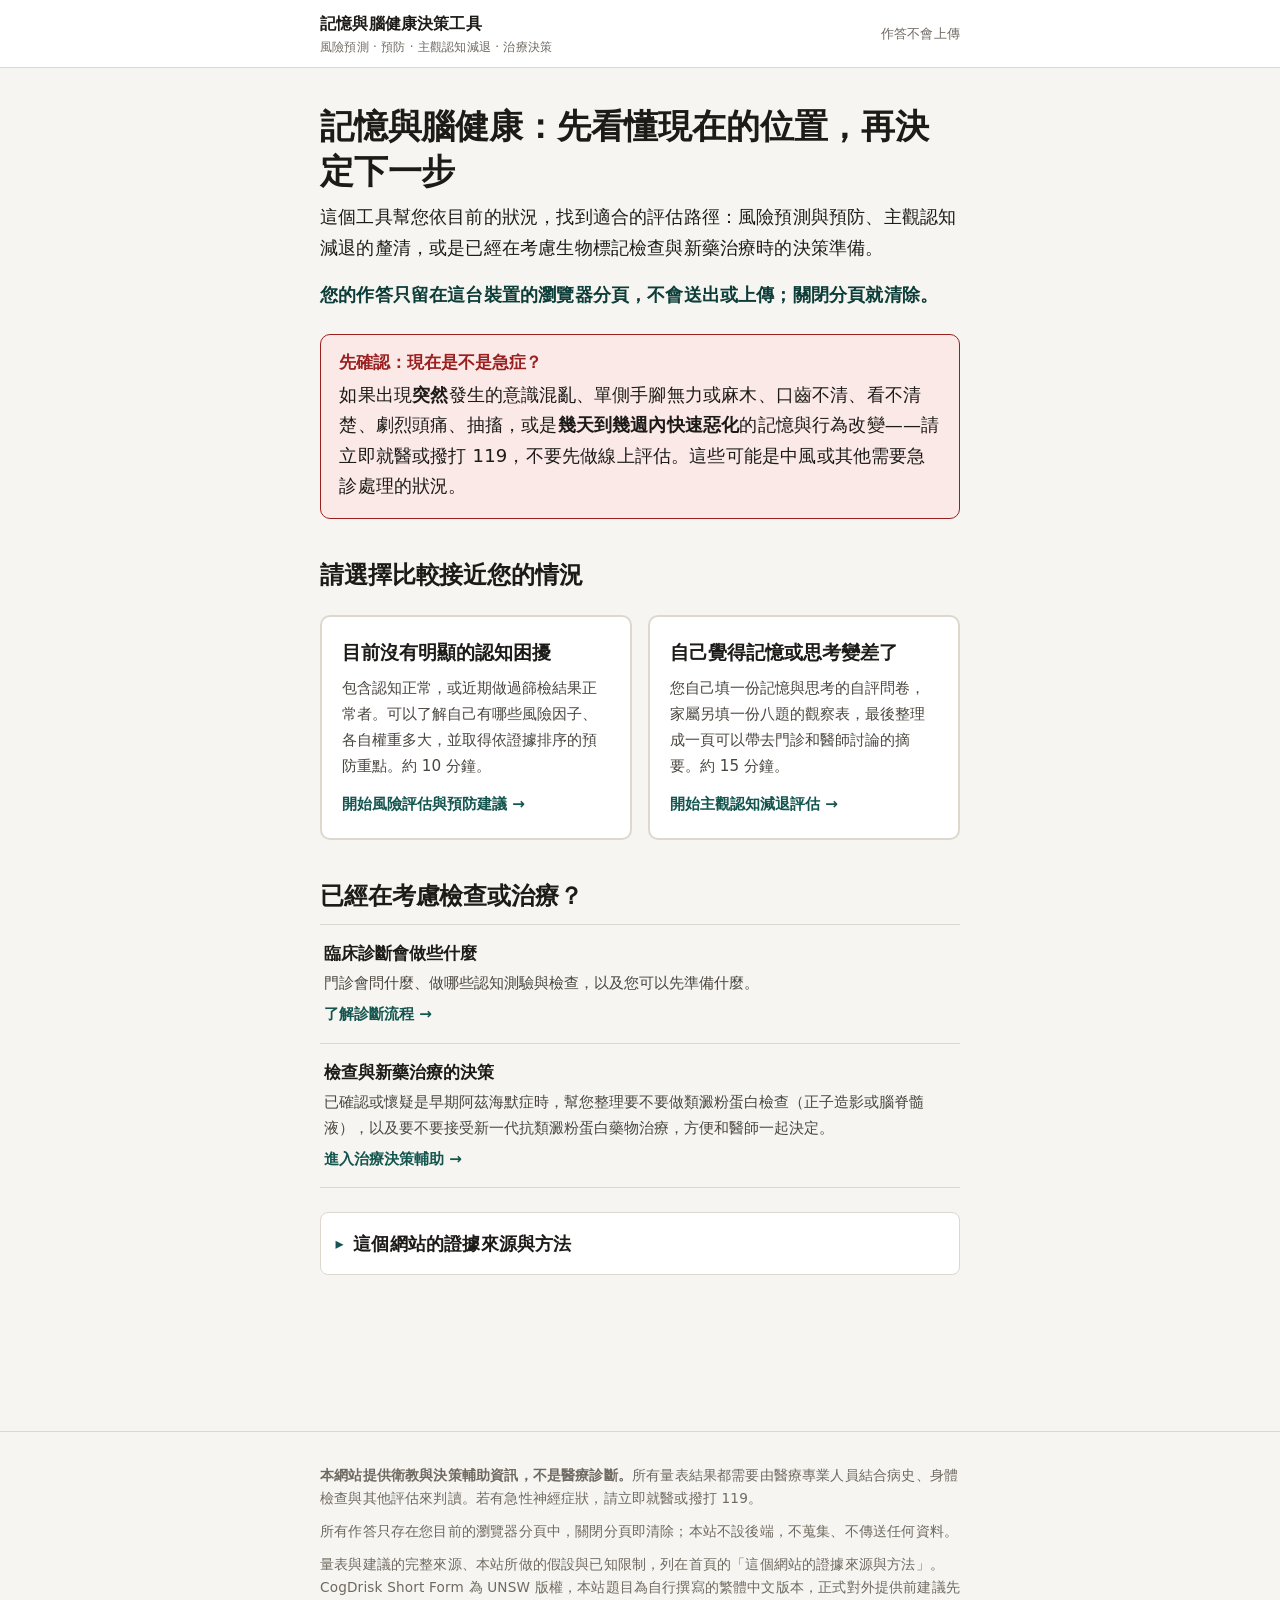
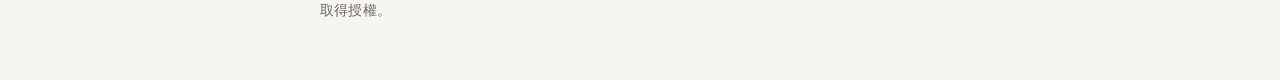
<file: decision-claude/index.html>
<!DOCTYPE html>
<html lang="zh-Hant-TW">
<head>
<meta charset="utf-8">
<meta name="viewport" content="width=device-width, initial-scale=1">
<title>記憶與腦健康決策工具｜失智症風險、主觀認知減退與治療決策</title>
<meta name="description" content="繁體中文失智症決策輔助網站：依 CogDrisk 已發表權重計算風險因子點數，依 Lancet 2024、WHO 2026 與 Life's Essential 8 提供個人化預防建議，並涵蓋主觀認知減退（SCDS、AD-8、SCD-plus）、臨床診斷流程與抗類澱粉蛋白單株抗體治療的醫病共享決策。">
<meta name="robots" content="index,follow">
<link rel="icon" href="data:image/svg+xml,%3Csvg xmlns='http://www.w3.org/2000/svg' viewBox='0 0 32 32'%3E%3Crect width='32' height='32' rx='7' fill='%2314564f'/%3E%3Ctext x='16' y='23' font-size='20' font-family='sans-serif' text-anchor='middle' fill='%23fff'%3E記%3C/text%3E%3C/svg%3E">
<link rel="stylesheet" href="styles.css">
</head>
<body>

<a class="skip" href="#view">跳至主要內容</a>

<header class="topbar">
  <div class="topbar__in">
    <a class="brand" href="./">記憶與腦健康決策工具<small>風險預測 · 預防 · 主觀認知減退 · 治療決策</small></a>
    <span class="privacy">作答不會上傳</span>
  </div>
</header>

<main id="view" class="wrap" tabindex="-1"></main>

<footer>
  <div class="wrap">
    <p><strong>本網站提供衛教與決策輔助資訊，不是醫療診斷。</strong>所有量表結果都需要由醫療專業人員結合病史、身體檢查與其他評估來判讀。若有急性神經症狀，請立即就醫或撥打 119。</p>
    <p>所有作答只存在您目前的瀏覽器分頁中，關閉分頁即清除；本站不設後端，不蒐集、不傳送任何資料。</p>
    <p>量表與建議的完整來源、本站所做的假設與已知限制，列在首頁的「這個網站的證據來源與方法」。CogDrisk Short Form 為 UNSW 版權，本站題目為自行撰寫的繁體中文版本，正式對外提供前建議先取得授權。</p>
  </div>
</footer>

<script src="data/refs.js"></script>
<script src="data/cogdrisk.js"></script>
<script src="data/scales.js"></script>
<script src="data/questions.js"></script>
<script src="data/prevention.js"></script>
<script src="data/att.js"></script>
<script src="scoring.js"></script>
<script src="app.js"></script>
<script src="scd.js"></script>
<script>window.__APP_BOOT();</script>

</body>
</html>
</file>
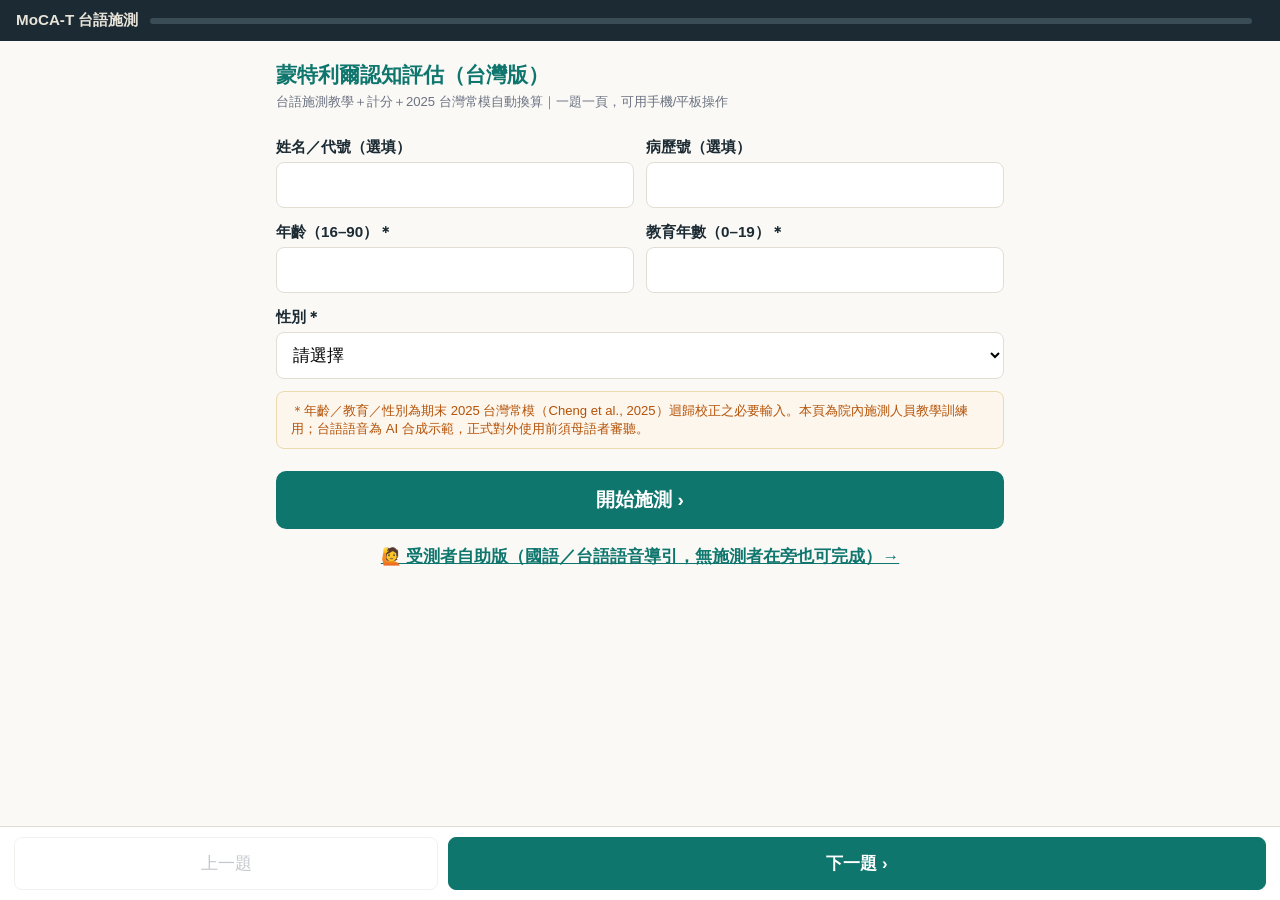
<file: moca-t/index.html>
<!DOCTYPE html>
<html lang="zh-Hant">
<head>
<meta charset="UTF-8">
<meta name="viewport" content="width=device-width, initial-scale=1, maximum-scale=1, user-scalable=no">
<title>MoCA 台灣版｜台語施測（一題一頁）</title>
<style>
  :root{--ink:#1c2b33;--paper:#faf9f6;--card:#fff;--line:#e3ded4;--accent:#0f766e;
        --accent-soft:#e6f2f0;--muted:#6b7280;--guo:#33506b;--warn:#b45309;--err:#c0392b;}
  *{box-sizing:border-box;margin:0;padding:0;-webkit-tap-highlight-color:transparent;}
  html,body{height:100%;}
  body{font-family:"Noto Sans TC","Microsoft JhengHei",sans-serif;background:var(--paper);color:var(--ink);
       display:flex;flex-direction:column;overflow:hidden;}
  /* 頂列 */
  .top{background:var(--ink);color:#e8e4da;padding:10px 16px;display:flex;align-items:center;gap:12px;flex-shrink:0;}
  .top .t{font-weight:700;font-size:.95rem;white-space:nowrap;}
  .top .bar{flex:1;height:6px;background:#3a4c55;border-radius:3px;overflow:hidden;}
  .top .bar i{display:block;height:100%;background:var(--accent);width:0;transition:width .3s;}
  .top .n{font-size:.8rem;color:#9fb3ad;white-space:nowrap;}
  /* 頁面容器 */
  #stage{flex:1;overflow-y:auto;-webkit-overflow-scrolling:touch;}
  .page{display:none;max-width:760px;margin:0 auto;padding:20px 16px 30px;animation:fade .25s;}
  .page.on{display:block;}
  @keyframes fade{from{opacity:0;transform:translateX(14px);}to{opacity:1;transform:none;}}
  h2{font-size:1.3rem;color:var(--accent);margin-bottom:4px;}
  .pts{font-size:.82rem;color:var(--muted);margin-bottom:12px;}
  .guo{color:var(--guo);font-size:.85rem;background:#f2f5f8;border-left:3px solid var(--guo);
       padding:7px 12px;margin:10px 0;border-radius:0 4px 4px 0;}
  .clipbox{border:1px solid var(--line);border-radius:8px;margin:12px 0;background:var(--card);overflow:hidden;}
  .clipbox .head{background:var(--accent-soft);padding:7px 12px;font-size:.8rem;color:var(--accent);
                 font-weight:700;display:flex;justify-content:space-between;align-items:center;flex-wrap:wrap;gap:6px;}
  .clipbox .tai{font-size:1.1rem;font-weight:700;padding:12px 14px 2px;line-height:1.8;}
  .clipbox .kip{font-family:Georgia,serif;color:var(--accent);font-size:.9rem;padding:2px 14px 10px;line-height:1.6;}
  .clipbox details{font-size:.8rem;color:var(--muted);padding:0 14px 10px;}
  .clipbox summary{cursor:pointer;}
  .player button, .stim button{border:1px solid var(--accent);background:#fff;color:var(--accent);border-radius:6px;
    padding:6px 14px;font-size:.85rem;cursor:pointer;font-family:inherit;}
  .player button:active,.stim button:active{background:var(--accent);color:#fff;}
  .player button.slow{border-style:dashed;}
  .stim{background:var(--card);border:1px solid var(--line);border-radius:8px;padding:12px 14px;margin:12px 0;}
  .stim .lab{font-size:.8rem;color:var(--warn);font-weight:700;margin-bottom:6px;}
  .stim .seq{font-size:1.5rem;font-weight:700;letter-spacing:.4em;overflow-wrap:anywhere;line-height:1.7;}
  .stim .seq.small{font-size:1.05rem;letter-spacing:.22em;}
  .note{font-size:.8rem;color:var(--muted);margin:8px 0;}
  /* 計分 */
  .score{background:var(--card);border:2px solid var(--accent);border-radius:8px;padding:12px 14px;margin:14px 0;}
  .score .lab{font-size:.85rem;font-weight:700;color:var(--accent);margin-bottom:8px;}
  .score label{display:flex;align-items:center;gap:10px;padding:7px 4px;font-size:.98rem;cursor:pointer;border-bottom:1px dashed var(--line);}
  .score label:last-child{border-bottom:none;}
  .score input[type=checkbox]{width:22px;height:22px;accent-color:var(--accent);flex-shrink:0;}
  .score .sub{font-size:.78rem;color:var(--muted);}
  .got{font-weight:700;color:var(--accent);}
  /* canvas */
  .canv{border:2px solid var(--line);border-radius:8px;background:#fff;touch-action:none;display:block;width:100%;}
  .canvbar{display:flex;gap:8px;margin:8px 0;flex-wrap:wrap;}
  .canvbar button{border:1px solid var(--muted);background:#fff;border-radius:6px;padding:6px 14px;font-size:.85rem;cursor:pointer;font-family:inherit;}
  .visrow{display:flex;gap:16px;flex-wrap:wrap;align-items:flex-start;}
  .animals{display:grid;grid-template-columns:repeat(auto-fit,minmax(160px,1fr));gap:12px;margin:12px 0;}
  .animals figure{background:#fff;border:1px solid var(--line);border-radius:8px;padding:10px;text-align:center;}
  .animals img{max-width:100%;height:auto;}
  .animals figcaption{font-size:.85rem;color:var(--muted);margin-top:6px;}
  table.simple{border-collapse:collapse;width:100%;margin:10px 0;font-size:.85rem;background:#fff;}
  table.simple th,table.simple td{border:1px solid var(--line);padding:6px 8px;text-align:left;}
  .hintbtn{border:1px solid var(--accent);background:#fff;color:var(--accent);border-radius:4px;padding:1px 7px;font-size:.72rem;cursor:pointer;margin-right:4px;font-family:inherit;vertical-align:middle;}
  table.simple th{background:var(--accent-soft);color:var(--accent);}
  .memgrid{display:grid;grid-template-columns:6.5em repeat(5,1fr);gap:4px;margin:10px 0;font-size:.85rem;}
  .memgrid .h{font-weight:700;background:var(--accent-soft);color:var(--accent);padding:6px 4px;text-align:center;border-radius:4px;}
  .memgrid .r{padding:6px 4px;display:flex;align-items:center;font-weight:700;}
  .memgrid label{background:#fff;border:1px solid var(--line);border-radius:4px;display:flex;justify-content:center;align-items:center;padding:6px 2px;gap:4px;}
  .memgrid input{width:18px;height:18px;accent-color:var(--accent);}
  /* 計時器 */
  .timerbox{display:flex;gap:12px;align-items:center;flex-wrap:wrap;background:#fff;border:1px solid var(--line);border-radius:8px;padding:12px;margin:12px 0;}
  .timerbox .clock{font-size:2.4rem;font-weight:700;font-variant-numeric:tabular-nums;color:var(--accent);min-width:2.2em;}
  .timerbox button{border:1px solid var(--accent);background:#fff;color:var(--accent);border-radius:6px;padding:10px 18px;font-size:1rem;cursor:pointer;font-family:inherit;}
  .timerbox button.big{font-size:1.15rem;padding:14px 22px;}
  /* trail svg */
  #trailSvg{width:100%;max-width:560px;display:block;margin:8px auto;touch-action:manipulation;}
  #trailSvg circle{fill:#fff;stroke:var(--ink);stroke-width:2.5;cursor:pointer;}
  #trailSvg g.done circle{fill:var(--accent-soft);stroke:var(--accent);}
  #trailSvg g.err circle{stroke:var(--err);fill:#fdeceb;}
  #trailSvg text{font-size:22px;font-weight:700;text-anchor:middle;dominant-baseline:central;pointer-events:none;}
  #trailSvg .lbl{font-size:14px;fill:var(--muted);font-weight:400;}
  #trailSvg line{stroke:var(--accent);stroke-width:2.5;stroke-dasharray:6 5;marker-end:url(#arr);}
  /* 表單 */
  .form label{display:block;margin:14px 0 4px;font-weight:700;font-size:.95rem;}
  .form input,.form select{width:100%;padding:12px;font-size:1.05rem;border:1px solid var(--line);border-radius:8px;font-family:inherit;background:#fff;}
  .form .row{display:grid;grid-template-columns:1fr 1fr;gap:12px;}
  /* 底部導覽 */
  .navbar{flex-shrink:0;display:flex;gap:10px;padding:10px 14px calc(10px + env(safe-area-inset-bottom));background:#fff;border-top:1px solid var(--line);}
  .navbar button{flex:1;padding:14px;font-size:1.05rem;border-radius:8px;border:1px solid var(--line);background:#fff;color:var(--muted);cursor:pointer;font-family:inherit;}
  .navbar button.next{background:var(--accent);border-color:var(--accent);color:#fff;font-weight:700;flex:2;}
  .navbar button:disabled{opacity:.4;}
  /* 結果 */
  .res th,.res td{text-align:center;}
  .res td.name{text-align:left;font-weight:700;}
  .badge{display:inline-block;background:var(--accent);color:#fff;border-radius:20px;padding:2px 12px;font-size:.9rem;}
  footer{font-size:.72rem;color:var(--muted);line-height:1.8;margin-top:20px;border-top:1px solid var(--line);padding-top:10px;}
  .startbtn{display:block;width:100%;margin-top:22px;padding:16px;font-size:1.2rem;font-weight:700;background:var(--accent);color:#fff;border:none;border-radius:10px;cursor:pointer;font-family:inherit;}
  .warnbox{background:#fdf6ec;border:1px solid #ecd9b0;border-radius:8px;padding:10px 14px;font-size:.82rem;color:var(--warn);margin:12px 0;}
  /* ---------- 列印報告 ---------- */
  #printReport{display:none;}
  @media print{
    body > *:not(#printReport){display:none !important;}
    body{overflow:visible;display:block;background:#fff;}
    #printReport{display:block !important;font-size:11pt;color:#1c2b33;padding:0;max-width:none;}
  }
  #printReport .rp-head{border-bottom:3px solid var(--accent);padding-bottom:8px;margin-bottom:12px;}
  #printReport h1{font-size:16pt;color:var(--accent);margin-bottom:2px;}
  #printReport .rp-sub{font-size:9pt;color:#555;}
  #printReport .rp-demo{display:flex;gap:22px;flex-wrap:wrap;font-size:10.5pt;margin:10px 0;}
  #printReport .rp-demo b{color:var(--accent);}
  #printReport table{border-collapse:collapse;width:100%;margin:8px 0;font-size:10pt;}
  #printReport th,#printReport td{border:1px solid #bbb;padding:4px 8px;text-align:center;}
  #printReport th{background:#e6f2f0;color:#0f766e;}
  #printReport td.name{text-align:left;font-weight:700;}
  #printReport .rp-total{font-size:13pt;margin:8px 0;}
  #printReport .rp-total b{color:var(--accent);font-size:16pt;}
  #printReport .rp-draws{display:flex;gap:14px;flex-wrap:wrap;margin:10px 0;page-break-inside:avoid;}
  #printReport .rp-draws figure{border:1px solid #bbb;border-radius:6px;padding:6px;text-align:center;}
  #printReport .rp-draws img{width:250px;height:auto;background:#fff;}
  #printReport .rp-draws figcaption{font-size:9pt;color:#555;margin-top:2px;}
  #printReport .rp-notes{font-size:9pt;color:#555;line-height:1.7;margin-top:10px;border-top:1px solid #bbb;padding-top:6px;}
  #printReport .rp-sign{margin-top:22px;font-size:10.5pt;display:flex;gap:60px;}
</style>
</head>
<body>
<div class="top"><span class="t">MoCA-T 台語施測</span><div class="bar"><i id="pbar"></i></div><span class="n" id="pnum"></span></div>
<div id="stage"></div>
<div class="navbar">
  <button id="btnPrev">上一題</button>
  <button id="btnNext" class="next">下一題 ›</button>
</div>

<script>
const CLIPS = {"trail":{"id":"trail","section":"1. 交替轉換測試","taigi_original":"請恁繪一條線，順序對一咧數字夠另外一咧國字，位這個所在開始，由「1」連夠「甲」，然後夠「2」，照按內繪下去，最後停置ㄟ【終點】。","taigi_moe":"請恁畫一條線，照順序對一个數字到另外一个國字，對這个所在開始，由一 (it) 連到甲 (kah)，然後到二 (jī)，照按呢畫落去，最後停佇【終點】。","kip":"tshiánn lín uē tsi̍t tiâu suànn, tsiàu sūn-sū tuì tsi̍t-ê sòo-jī kàu līng-guā tsi̍t-ê kok-jī, tuì tsit-ê sóo-tsāi khai-sí, iû it! liân kàu kah!，jiân-āu kàu jī!，tsiàu án-ne uē lo̍h-khì, tsuè-āu thîng tī【tsiong-tiám】.","ok":true,"warnings":["「呢」（台語少用「呢」）"],"mp3":"trail.mp3"},"cube":{"id":"cube","section":"2. 視覺空間建構（一）立方體","taigi_original":"請恁照這仔圖，置下面空白ㄟ所在，繪一咧同款ㄟ，嚕成嚕好。","taigi_moe":"請恁照這个圖，佇下跤空白的所在，畫一个仝款的，愈成愈好。","kip":"tshiánn lín tsiàu tsit-ê tôo,tī ē-kha khàng-pe̍h ê sóo-tsāi,uē tsi̍t-ê kāng-khuán ê,jú sîng jú hó.","ok":true,"warnings":[],"mp3":"cube.mp3"},"clock":{"id":"clock","section":"3. 視覺空間建構（二）時鐘","taigi_original":"請恁繪一咧時鐘，將所有ㄟ數字攏愛畫落去，而且將時間畫作十一點十分。","taigi_moe":"請恁畫一个時鐘，所有的數字攏愛畫落去，而且將時間畫做十一點十分。","kip":"tshiánn lín uē tsi̍t-ê sî-tsing,sóo-ū ê sòo-jī lóng-ài uē lo̍h-khì,jî-tshiánn tsiong sî-kan uē-tsò tsa̍p tsi̍t-tiám tsa̍p-hun.","ok":true,"warnings":[],"mp3":"clock.mp3"},"naming":{"id":"naming","section":"4. 命名","taigi_original":"請講出這隻動物ㄟ名。","taigi_moe":"請講出這隻動物的名。","kip":"tshiánn kóng-tshut tsit tsiah tōng-bu̍t ê miâ.","ok":true,"warnings":[],"mp3":"naming.mp3"},"mem1":{"id":"mem1","section":"5. 記憶（第一次）","taigi_original":"我想買了解恁ㄟ記憶按怎，等咧我會念幾個物件，請恁注意聽，要記起來。等我念完，請恁盡量甲恁ㄟ記ㄟ物件講乎我聽，唔免照順序唔要緊。","taigi_moe":"我想欲了解恁的記持按怎，等咧我會唸幾个物件，請恁注意聽，愛記起來。等我唸煞，請恁盡量共恁會記得的物件講予我聽，毋免照順序無要緊。","kip":"Guá siūnn-beh liáu-kái lín ê kì-tî án-tsuánn,tán leh guá ē liām kuí-ê mi̍h-kiānn,tshiánn lín tsù-ì thiann,ài kì khí-lâi.Tán guá liām suah,tshiánn lín tsīn-liōng kā lín ē-kì-tit ê mi̍h-kiānn kóng hōo guá thiann,m̄-bián tsiàu sūn-sū bô-iàu-kín.","ok":true,"warnings":[],"mp3":"mem1.mp3"},"mem2":{"id":"mem2","section":"5. 記憶（第二次）","taigi_original":"我擱念一擺，請恁盡量記起來，講乎我聽，嚕追嚕好。第一擺講過ㄟ嘛愛講。","taigi_moe":"我閣唸一擺，請恁盡量記起來，講予我聽，愈濟愈好。第一擺講過的嘛愛講。","kip":"guá koh liām tsi̍t-pái,tshiánn lín tsīn-liōng kì khí-lâi,kóng hōo guá thiann,jú tsē jú hó.tē tsi̍t-pái kóng-kuè ê mā ài kóng.","ok":true,"warnings":[],"mp3":"mem2.mp3"},"mem3":{"id":"mem3","section":"5. 記憶（預告延遲回憶）","taigi_original":"等咧我ㄟ擱問恁一擺，夠時請恁擱講出這幾ㄟ物件。","taigi_moe":"等咧我會閣問恁一擺，到時請恁閣講出這幾个物件。","kip":"tán leh guá ē koh mn̄g lín tsi̍t-pái,kàu-sî tshiánn lín koh kóng-tshut tsit kuí-ê mi̍h-kiānn.","ok":true,"warnings":[],"mp3":"mem3.mp3"},"digit_fwd":{"id":"digit_fwd","section":"6. 專注力：數字順背","taigi_original":"等一咧，我ㄟ念歸ㄟ數字，等我念了，請恁照我念ㄟ擱念一擺。","taigi_moe":"等一下，我會唸幾个數字，等我唸了，請恁照我唸的閣唸一擺。","kip":"Tán-tsi̍t-ē,guá ē liām kuí-ê sòo-jī,tán guá liām-liáu,tshiánn lín tsiàu guá liām ê koh liām tsi̍t-pái.","ok":true,"warnings":[],"mp3":"digit_fwd.mp3"},"digit_bwd":{"id":"digit_bwd","section":"6. 專注力：數字倒背","taigi_original":"這次我ㄟ念另外歸ㄟ數字，等我念了，恁要倒頭念乎我聽。","taigi_moe":"這擺我會唸另外幾个數字，等我唸了，請恁倒頭唸予我聽。","kip":"Tsit pái guá ē liām līng-guā kuí-ê sòo-jī,tán guá liām-liáu,tshiánn lín tò-thâu liām hōo guá thiann.","ok":true,"warnings":[],"mp3":"digit_bwd.mp3"},"vigilance":{"id":"vigilance","section":"6. 專注力：警覺性","taigi_original":"等咧我ㄟ念一寡數字，每一擺我念到「1」這咧數字ㄟ時陣，就啪桌仔一下，若是我念別ㄟ數字，就賣啪桌仔。","taigi_moe":"等咧我會唸一寡數字，每一擺我唸著一，it，這个數字的時陣，恁就拍桌仔一下；若是我唸別的數字，就莫拍桌仔。","kip":"tán leh guá ē liām tsi̍t-kuá sòo-jī, muí tsi̍t-pái guá liām-tio̍h it! tsit-ê sòo-jī ê sî-tsūn, lín tō phah toh-á tsi̍t-ē; nā-sī guá liām pa̍t ê sòo-jī, tō mài phah toh-á.","ok":true,"warnings":["「一 it」已明確標注台語讀音"],"mp3":"vigilance.mp3"},"serial7":{"id":"serial7","section":"6. 專注力：連續減七","taigi_original":"請恁來算一個題目看脈，先用一百減七，然後擱減七，一直減落去，減甲我喊停為止。","taigi_moe":"請恁來算一个題目看覓，先用一百減七，然後閣減七，一直減落去，減到我喝停為止。","kip":"tshiánn lín lâi sǹg tsi̍t-ê tê-bo̍k khuànn-māi,sing iōng tsi̍t-pah kiám tshit,jiân-āu koh kiám tshit,it-ti̍t kiám lo̍h-khì,kiám kàu guá huah thîng uî-tsí.","ok":true,"warnings":[],"mp3":"serial7.mp3"},"rep1":{"id":"rep1","section":"7. 重複句子（第一句）","taigi_original":"我ㄟ念一句話乎恁聽，等我念了，請恁照我念ㄟ念一擺，盡量愛完全同款：我知影今日來幫忙ㄟ是蔡桑。","taigi_moe":"我會唸一句話予恁聽，等我唸了，請恁照我唸的唸一擺，盡量愛完全仝款：我知影今仔日來幫忙的是蔡桑。","kip":"guá ē liām tsi̍t-kù uē hōo lín thiann,tán guá liām-liáu,tshiánn lín tsiàu guá liām ê liām tsi̍t-pái,tsīn-liōng ài uân-tsuân kāng-khuán:Guá tsai-iánn kin-á-ji̍t lâi pang-bâng ê sī Tshuà! --sáng.","ok":true,"warnings":[],"mp3":"rep1.mp3"},"rep2":{"id":"rep2","section":"7. 重複句子（第二句）","taigi_original":"現在我擱念另外一句，請恁照我念ㄟ念一擺：狗那置咧房間內，喵總是密置ㄟ桌仔腳。","taigi_moe":"這馬我閣唸另外一句，請恁照我唸的唸一擺：狗若佇房間內，貓總是覕佇桌仔跤。","kip":"tsit-má guá koh liām līng-guā tsi̍t-kù,tshiánn lín tsiàu guá liām ê liām tsi̍t-pái:káu nā tī pâng-king-lāi,niau tsóng-sī bih tī toh-á-kha.","ok":true,"warnings":[],"mp3":"rep2.mp3"},"fluency":{"id":"fluency","section":"8. 語言流暢","taigi_original":"","taigi_moe":"恁有一分鐘的時間，請恁盡量講出一寡物件的名予我聽，愈濟愈好。譬如講花的名，會使講蓮花、菊花。準備好矣未？恁有一分鐘的時間，請盡量講出恁知影的果子名。","kip":"lín ū tsi̍t hun-tsing ê sî-kan,tshiánn lín tsīn-liōng kóng-tshut tsi̍t-kuá mi̍h-kiānn ê miâ hōo guá thiann,jú tsē jú hó.phì-jû kóng hue ê miâ,ē-sái kóng liân-hue,kiok-hue.tsún-pī hó-ah-buē? lín ū tsi̍t hun-tsing ê sî-kan,tshiánn tsīn-liōng kóng-tshut lín tsai-iánn ê kué-tsí miâ.","ok":true,"warnings":["已依使用者要求重製為兩段播放；正式使用仍建議母語者審聽"],"mp3":null},"abs_ex1":{"id":"abs_ex1","section":"9. 抽象概念（例題）","taigi_original":"請恁講出柑仔和香蕉同款ㄟ所在。","taigi_moe":"請恁講出柑仔佮弓蕉仝款的所在。","kip":"tshiánn lín kóng-tshut kam-á kah king-tsio kāng-khuán ê sóo-tsāi.","ok":true,"warnings":[],"mp3":"abs_ex1.mp3"},"abs_ex2":{"id":"abs_ex2","section":"9. 抽象概念（追問）","taigi_original":"另外一方面來講，請講出這幾項面件叨幾方面是相同ㄟ。","taigi_moe":"另外一方面來講，請講出這幾項物件佇佗一方面是相仝的。","kip":"līng-guā tsi̍t-hong-bīn lâi-kóng,tshiánn kóng-tshut tse kuí-hāng mi̍h-kiānn tī tó tsi̍t-hong-bīn sī sio-kāng ê.","ok":true,"warnings":[],"mp3":"abs_ex2.mp3"},"abs_ex3":{"id":"abs_ex3","section":"9. 抽象概念（示範答案）","taigi_original":"它們攏是果籽。","taigi_moe":"𪜶攏是果子。","kip":"in lóng sī kué-tsí.","ok":true,"warnings":[],"mp3":"abs_ex3.mp3"},"abs_train":{"id":"abs_train","section":"9. 抽象概念（正式一：火車－腳踏車）","taigi_original":"現在，請甲我講，火車和腳踏車同款ㄟ所在是？它們攏是？","taigi_moe":"這馬，請共我講，火車佮跤踏車仝款的所在是？𪜶攏是？","kip":"Tsit-má,tshiánn kā guá kóng,hué-tshia kah kha-ta̍h-tshia kāng-khuán ê sóo-tsāi sī?in lóng sī?","ok":true,"warnings":[],"mp3":"abs_train.mp3"},"abs_watch":{"id":"abs_watch","section":"9. 抽象概念（正式二：尺－手錶）","taigi_original":"現在請講出尺與手錶同款ㄟ所在。","taigi_moe":"這馬請講出尺佮手錶仝款的所在。","kip":"Tsit-má tshiánn kóng-tshut tshioh kah tshiú-pió kāng-khuán ê sóo-tsāi.","ok":true,"warnings":[],"mp3":"abs_watch.mp3"},"recall":{"id":"recall","section":"10. 延遲記憶","taigi_original":"我之前有唸幾ㄟ物件乎恁聽，有請恁記起來。現在請恁講看嘜恁ㄟ記得ㄟ物件。","taigi_moe":"我進前有唸幾个物件予恁聽，有請恁記起來。這馬請恁講看覓，恁會記得的物件。","kip":"guá tsìn-tsîng ū liām kuí-ê mi̍h-kiānn hōo lín thiann,iú-tshiánn lín kì khí-lâi.Tsit-má tshiánn lín kóng-khuànn-māi,lín ē-kì-tit ê mi̍h-kiānn.","ok":true,"warnings":[],"mp3":"recall.mp3"},"recall_mc":{"id":"recall_mc","section":"10. 延遲記憶（多選提示）","taigi_original":"叨幾ㄟ字是恁感覺之前唸過ㄟ：「鼻仔」、「臉」、阿是「手」？","taigi_moe":"佗一个詞是恁感覺進前唸過的：「鼻仔」、「面」、抑是「手」？","kip":"tó-tsi̍t-ê sû sī lín kám-kak tsìn-tsîng liām kuè ê:“phīnn-á”,“bīn”,ia̍h-sī“Tshiú”?","ok":true,"warnings":[],"mp3":"recall_mc.mp3"},"ori_date":{"id":"ori_date","section":"11. 定向（日期）","taigi_original":"請講出今日ㄟ日期。","taigi_moe":"請講出今仔日的日期。","kip":"tshiánn kóng-tshut kin-á-ji̍t ê ji̍t-kî.","ok":true,"warnings":[],"mp3":"ori_date.mp3"},"ori_hint":{"id":"ori_hint","section":"11. 定向（提示）","taigi_original":"請講出「年、月、日、和禮拜幾」。","taigi_moe":"請講出「年、月、日，佮禮拜幾」。","kip":"tshiánn kóng-tshut“nî,gue̍h,ji̍t,kah lé pài-kuí”.","ok":true,"warnings":[],"mp3":"ori_hint.mp3"},"ori_place":{"id":"ori_place","section":"11. 定向（地點）","taigi_original":"請講出恁現在所在ㄟ地點和都市。","taigi_moe":"請講出恁這馬所在的地點佮都市。","kip":"tshiánn kóng-tshut lín tsit-má sóo-tsāi ê tē-tiám kah too-tshī.","ok":true,"warnings":["「都」建議改用 攏 (lóng)"],"mp3":"ori_place.mp3"},"mem_words":{"id":"mem_words","section":"記憶詞語（每秒一詞）","taigi_original":"","taigi_moe":"記憶詞語（每秒一詞）","kip":"bīn / jiông-pòo / kàu-tn̂g / kiok-hue / âng-sik","ok":true,"warnings":[],"mp3":"mem_words.mp3"},"digits_fwd":{"id":"digits_fwd","section":"順背數列 21854","taigi_original":"","taigi_moe":"順背數列 21854","kip":"jī it peh gōo sì","ok":true,"warnings":[],"mp3":"digits_fwd.mp3"},"digits_bwd":{"id":"digits_bwd","section":"倒背數列 742","taigi_original":"","taigi_moe":"倒背數列 742","kip":"tshit sì jī","ok":true,"warnings":[],"mp3":"digits_bwd.mp3"},"vigilance_seq":{"id":"vigilance_seq","section":"警覺性數列（台灣版原串）","taigi_original":"","taigi_moe":"警覺性數列（台灣版原串）","kip":"（0-9 單音組軌）","ok":true,"warnings":[],"mp3":"vigilance_seq.mp3"},"fluency_prompt":{"id":"fluency_prompt","section":"8. 語言流暢（提示語）","taigi_original":"","taigi_moe":"恁有一分鐘的時間，請恁盡量講出一寡物件的名予我聽，愈濟愈好。譬如講花的名，會使講蓮花、菊花。準備好矣未？","kip":"lín ū tsi̍t hun-tsing ê sî-kan,tshiánn lín tsīn-liōng kóng-tshut tsi̍t-kuá mi̍h-kiānn ê miâ hōo guá thiann,jú tsē jú hó.phì-jû kóng hue ê miâ,ē-sái kóng liân-hue,kiok-hue.tsún-pī hó-ah-buē?","ok":true,"warnings":["已移除括號羅馬字與多餘引號；意傳重製"],"mp3":"fluency_prompt.mp3"},"fluency_topic":{"id":"fluency_topic","section":"8. 語言流暢（題目）","taigi_original":"","taigi_moe":"恁有一分鐘的時間，請盡量講出恁知影的果子名。","kip":"lín ū tsi̍t hun-tsing ê sî-kan,tshiánn tsīn-liōng kóng-tshut lín tsai-iánn ê kué-tsí miâ.","ok":true,"warnings":["已移除括號羅馬字；意傳重製"],"mp3":"fluency_topic.mp3"}};
const NORM = {"percentile": [1, 2, 3, 4, 5, 6, 7, 8, 9, 10, 11, 12, 13, 14, 15, 16, 17, 18, 19, 20, 21, 22, 23, 24, 25, 26, 27, 28, 29, 30, 31, 32, 33, 34, 35, 36, 37, 38, 39, 40, 41, 42, 43, 44, 45, 46, 47, 48, 49, 50, 51, 52, 53, 54, 55, 56, 57, 58, 59, 60, 61, 62, 63, 64, 65, 66, 67, 68, 69, 70, 71, 72, 73, 74, 75, 76, 77, 78, 79, 80, 81, 82, 83, 84, 85, 86, 87, 88, 89, 90, 91, 92, 93, 94, 95, 96, 97, 98, 99], "thresholds": {"total": [17.12298, 18.66938, 19.25138, 19.93538, 20.389780000000002, 20.747780000000002, 21.18498, 21.54658, 21.84178, 22.10778, 22.29498, 22.48218, 22.66698, 22.872980000000002, 23.03978, 23.17978, 23.36378, 23.52498, 23.66178, 23.849780000000003, 23.96898, 24.140980000000003, 24.215780000000002, 24.33738, 24.47978, 24.59058, 24.68538, 24.81178, 24.94978, 25.089779999999998, 25.144579999999998, 25.21978, 25.27818, 25.36978, 25.42778, 25.50898, 25.58978, 25.66978, 25.759780000000003, 25.843780000000002, 25.88578, 25.946180000000002, 26.014979999999998, 26.09978, 26.15778, 26.22138, 26.32378, 26.39538, 26.48698, 26.54178, 26.60858, 26.697779999999998, 26.79778, 26.85378, 26.915779999999998, 27.018980000000003, 27.057779999999998, 27.139780000000002, 27.21778, 27.28378, 27.33778, 27.40458, 27.47978, 27.51378, 27.58778, 27.66978, 27.759780000000003, 27.82578, 27.877779999999998, 27.94978, 28.013779999999997, 28.06338, 28.12578, 28.14378, 28.22778, 28.30978, 28.39978, 28.473779999999998, 28.51778, 28.59378, 28.66978, 28.74378, 28.77778, 28.877779999999998, 28.967779999999998, 29.054579999999998, 29.119780000000002, 29.193779999999997, 29.24778, 29.32778, 29.42778, 29.51178, 29.59778, 29.71378, 29.877779999999998, 30.03058, 30.15978, 30.46218, 30.747780000000002], "vs": [1.15404, 1.82704, 2.06104, 2.14644, 2.29144, 2.5294399999999997, 2.78344, 2.87104, 2.9304399999999995, 2.98444, 3.05204, 3.08744, 3.1394400000000005, 3.19264, 3.23444, 3.29144, 3.3730400000000005, 3.5116400000000003, 3.6338399999999997, 3.7264399999999998, 3.7716399999999997, 3.7994399999999997, 3.82684, 3.84704, 3.856439999999999, 3.8704399999999994, 3.8876399999999998, 3.90444, 3.9268399999999994, 3.9354400000000003, 3.9544399999999995, 3.97044, 3.98544, 4.0030399999999995, 4.01844, 4.03044, 4.04984, 4.07004, 4.094239999999999, 4.11344, 4.13784, 4.1554400000000005, 4.18124, 4.20664, 4.234439999999999, 4.27244, 4.3140399999999985, 4.384440000000001, 4.465440000000001, 4.555440000000001, 4.61884, 4.64744, 4.69564, 4.71844, 4.73744, 4.7564400000000004, 4.77544, 4.79444, 4.79944, 4.814439999999999, 4.8292399999999995, 4.83744, 4.850239999999999, 4.856439999999999, 4.86744, 4.878439999999999, 4.8944399999999995, 4.90804, 4.91344, 4.92744, 4.93544, 4.95024, 4.95444, 4.95832, 4.97344, 4.98744, 4.9988399999999995, 5.008439999999999, 5.0182400000000005, 5.03044, 5.04444, 5.052440000000001, 5.06944, 5.08744, 5.09844, 5.10984, 5.125439999999999, 5.13864, 5.15244, 5.16944, 5.196439999999999, 5.20784, 5.22704, 5.24544, 5.26444, 5.29764, 5.323640000000001, 5.36124, 5.432040000000001], "naming": [0.22511, 0.97931, 1.09551, 1.19671, 1.76731, 1.88331, 1.9433099999999999, 1.97251, 1.9993100000000001, 2.02931, 2.05631, 2.07451, 2.1053100000000002, 2.12511, 2.15231, 2.17451, 2.22351, 2.33891, 2.62131, 2.67331, 2.7345099999999998, 2.76731, 2.78191, 2.79931, 2.80931, 2.82031, 2.82731, 2.8313099999999998, 2.83631, 2.84131, 2.84831, 2.85531, 2.85931, 2.86531, 2.86931, 2.87631, 2.8811099999999996, 2.88431, 2.8913100000000003, 2.89731, 2.89831, 2.90471, 2.9113100000000003, 2.91531, 2.9193100000000003, 2.92531, 2.92931, 2.93331, 2.93631, 2.94331, 2.94631, 2.95031, 2.95431, 2.9593100000000003, 2.96431, 2.97051, 2.9723100000000002, 2.97531, 2.98131, 2.98531, 2.98991, 2.99431, 3.0003100000000003, 3.0049099999999997, 3.0103099999999996, 3.01431, 3.02131, 3.0243100000000003, 3.02931, 3.03531, 3.04231, 3.04771, 3.05031, 3.0543099999999996, 3.0613099999999998, 3.06631, 3.07071, 3.07831, 3.08431, 3.09131, 3.09831, 3.10531, 3.11231, 3.12031, 3.12831, 3.1353099999999996, 3.14231, 3.1493100000000003, 3.15631, 3.16731, 3.17731, 3.18731, 3.1955099999999996, 3.20531, 3.2193099999999997, 3.23331, 3.24331, 3.28191, 3.32411], "attention": [3.14986, 3.90786, 4.018260000000001, 4.10866, 4.18306, 4.30706, 4.78386, 4.85106, 4.879060000000001, 4.90706, 4.925859999999999, 4.95306, 4.96826, 4.99106, 5.00906, 5.02906, 5.04706, 5.06506, 5.08866, 5.10306, 5.12706, 5.14786, 5.16906, 5.18306, 5.23306, 5.26306, 5.2938600000000005, 5.37186, 5.6406600000000005, 5.711060000000001, 5.75106, 5.767060000000001, 5.78106, 5.79706, 5.813059999999999, 5.82506, 5.83706, 5.85106, 5.85306, 5.865060000000001, 5.869059999999999, 5.87706, 5.879060000000001, 5.88266, 5.8910599999999995, 5.89306, 5.89706, 5.90706, 5.90906, 5.9150599999999995, 5.921060000000001, 5.92306, 5.92506, 5.93506, 5.93506, 5.93906, 5.94906, 5.94906, 5.95306, 5.9630600000000005, 5.96506, 5.97106, 5.977060000000001, 5.981059999999999, 5.98906, 5.99106, 5.99506, 6.00226, 6.00506, 6.00906, 6.01706, 6.0190600000000005, 6.0282599999999995, 6.03082, 6.037059999999999, 6.04706, 6.05106, 6.05906, 6.06506, 6.075060000000001, 6.079059999999999, 6.08506, 6.0930599999999995, 6.099060000000001, 6.10906, 6.11906, 6.12706, 6.13306, 6.14306, 6.1570599999999995, 6.16506, 6.17306, 6.18506, 6.198659999999999, 6.20906, 6.22746, 6.25746, 6.29106, 6.32266], "language": [0.10453000000000001, 0.32453000000000004, 0.6689299999999998, 0.86473, 0.90713, 0.95573, 1.00413, 1.04613, 1.0797299999999999, 1.1141300000000003, 1.1553299999999997, 1.1881300000000001, 1.23673, 1.29393, 1.3311300000000001, 1.44333, 1.5271300000000003, 1.6587299999999998, 1.7029299999999998, 1.7411299999999998, 1.76013, 1.7981299999999998, 1.82513, 1.8401299999999996, 1.8561299999999998, 1.8741299999999999, 1.8919300000000001, 1.9071299999999998, 1.92393, 1.9331299999999998, 1.95013, 1.9691299999999998, 1.9831299999999998, 2.00213, 2.0211299999999994, 2.0345299999999997, 2.05653, 2.07713, 2.09613, 2.1161299999999996, 2.1381300000000003, 2.16053, 2.19213, 2.21813, 2.24713, 2.26833, 2.30213, 2.32413, 2.35093, 2.39413, 2.45193, 2.4907300000000006, 2.5603300000000013, 2.6140300000000005, 2.64613, 2.6851299999999996, 2.71513, 2.73413, 2.75313, 2.76013, 2.7721299999999998, 2.7893300000000005, 2.80173, 2.81013, 2.8231300000000004, 2.8311299999999995, 2.84813, 2.85513, 2.86713, 2.87413, 2.8845299999999994, 2.8935299999999997, 2.9071299999999995, 2.91213, 2.9261299999999997, 2.93933, 2.95013, 2.96173, 2.977130000000001, 2.98913, 3.0021299999999997, 3.00913, 3.02113, 3.0387299999999997, 3.05113, 3.05913, 3.07453, 3.09313, 3.11213, 3.13213, 3.15013, 3.17113, 3.19213, 3.21393, 3.2381299999999995, 3.2627299999999995, 3.30813, 3.35073, 3.4335300000000015], "abstract": [-1.0479600000000002, -0.8247600000000003, -0.6527600000000003, -0.4759600000000002, -0.4359600000000002, -0.33596000000000026, -0.2559600000000002, -0.17196000000000017, -0.08396000000000016, -0.04796000000000025, 0.06803999999999971, 0.12403999999999979, 0.1640399999999998, 0.22003999999999982, 0.27603999999999984, 0.3560399999999997, 0.39603999999999984, 0.42803999999999975, 0.46803999999999973, 0.5240399999999998, 0.5600399999999998, 0.6040399999999998, 0.6424399999999999, 0.6920399999999999, 0.7200399999999998, 0.7680399999999998, 0.7960399999999999, 0.8360399999999997, 0.8712399999999996, 0.8920399999999997, 0.9240399999999998, 0.9480399999999998, 0.9800399999999998, 1.0120399999999996, 1.0360399999999998, 1.0680399999999997, 1.1112399999999996, 1.12804, 1.1640399999999997, 1.2000399999999998, 1.2200399999999998, 1.2400399999999998, 1.2640399999999998, 1.3000399999999999, 1.3160399999999997, 1.3392400000000007, 1.36404, 1.3984399999999995, 1.4120399999999997, 1.4520399999999998, 1.4640399999999998, 1.4920399999999996, 1.5080399999999998, 1.5160399999999998, 1.5560399999999999, 1.5880399999999997, 1.6040399999999997, 1.6440399999999997, 1.6792399999999996, 1.7000399999999998, 1.7008400000000001, 1.7416400000000003, 1.7800399999999996, 1.7960399999999996, 1.8120399999999997, 1.84484, 1.8760399999999997, 1.8920399999999997, 1.8920399999999997, 1.9360399999999998, 1.9720399999999996, 1.9880399999999998, 1.9960399999999998, 2.00404, 2.07604, 2.08404, 2.12804, 2.16404, 2.18004, 2.22804, 2.2760399999999996, 2.3240399999999997, 2.35604, 2.3800399999999997, 2.4520399999999998, 2.5080400000000003, 2.54804, 2.5840399999999994, 2.64404, 2.70804, 2.8040399999999996, 2.9000399999999997, 2.95604, 3.0432399999999986, 3.14404, 3.33204, 3.5456400000000037, 3.788039999999996, 4.930440000000001], "memory": [-0.13132, -0.02491999999999997, 0.07587999999999986, 0.16547999999999993, 0.25508000000000003, 0.33908000000000005, 0.45108000000000004, 0.60788, 0.83508, 0.94708, 1.0870799999999998, 1.17108, 1.3558800000000006, 1.57268, 1.77908, 1.86308, 1.9190800000000001, 1.9750800000000002, 2.0254800000000004, 2.0870800000000003, 2.14308, 2.1990800000000004, 2.2830800000000004, 2.41508, 2.5910800000000003, 2.6870800000000004, 2.77908, 2.80708, 2.83508, 2.89108, 2.91908, 2.94708, 2.97508, 3.00308, 3.03108, 3.0590800000000002, 3.11508, 3.14308, 3.1710800000000003, 3.22708, 3.25508, 3.33908, 3.42308, 3.50708, 3.5750800000000003, 3.61908, 3.6950800000000004, 3.75108, 3.77908, 3.80708, 3.83508, 3.86308, 3.86308, 3.89108, 3.91908, 3.94708, 3.9750799999999997, 3.9750800000000006, 4.00308, 4.03108, 4.05908, 4.05908, 4.08708, 4.11508, 4.14308, 4.17508, 4.19908, 4.22708, 4.25508, 4.28308, 4.33908, 4.41508, 4.479080000000001, 4.524679999999997, 4.63908, 4.7230799999999995, 4.75108, 4.7790799999999996, 4.80708, 4.83508, 4.86308, 4.86308, 4.89108, 4.91908, 4.91908, 4.94708, 4.947080000000001, 4.97508, 5.00308, 5.03108, 5.05908, 5.059080000000001, 5.11508, 5.14308, 5.17108, 5.19908, 5.25508, 5.33908, 5.473480000000005], "orientation": [4.01152, 4.08272, 4.9023200000000005, 4.94692, 4.96712, 4.9785200000000005, 4.99612, 5.00812, 5.02212, 5.03712, 5.05112, 5.06712, 5.102320000000001, 5.7335199999999995, 5.84412, 5.882720000000001, 5.9015200000000005, 5.91312, 5.92092, 5.92612, 5.93112, 5.93512, 5.9381200000000005, 5.94112, 5.9461200000000005, 5.94732, 5.95112, 5.95212, 5.9541200000000005, 5.95612, 5.95712, 5.95912, 5.96112, 5.96112, 5.96312, 5.96612, 5.96612, 5.96812, 5.97112, 5.97112, 5.97312, 5.97412, 5.97612, 5.97712, 5.9781200000000005, 5.98112, 5.98112, 5.98312, 5.98512, 5.9861200000000006, 5.98812, 5.98912, 5.9911200000000004, 5.99312, 5.994120000000001, 5.99612, 5.99712, 5.99812, 6.00012, 6.002120000000001, 6.00312, 6.005120000000001, 6.0067200000000005, 6.00812, 6.010120000000001, 6.01112, 6.01312, 6.0151200000000005, 6.01712, 6.018120000000001, 6.02212, 6.0231200000000005, 6.026120000000001, 6.026120000000001, 6.02812, 6.0311200000000005, 6.03212, 6.03512, 6.03612, 6.0391200000000005, 6.042120000000001, 6.04412, 6.04612, 6.04812, 6.05112, 6.05312, 6.05712, 6.06012, 6.06112, 6.0631200000000005, 6.06712, 6.0715200000000005, 6.07512, 6.08112, 6.0871200000000005, 6.09612, 6.10112, 6.11212, 6.122120000000001]}};
// [MODIFIED] v3.0: 使用 sessionStorage 存放臨時狀態，防範跨分頁與前人中途退出殘留，且中途 F5 刷新依然可復原
let cur = parseInt(sessionStorage.getItem("moca_cur") || "0");
let S = { demo:{}, scores:{}, draw:{} };
if (cur > 0) {
  S = JSON.parse(sessionStorage.getItem("mocaT_v2") || '{"demo":{}, "scores":{}, "draw":{}}');
  S.scores = S.scores || {}; S.demo = S.demo || {}; S.draw = S.draw || {};
} else {
  sessionStorage.removeItem("mocaT_v2");
  sessionStorage.setItem("moca_cur", "0");
}
function save(){ 
  sessionStorage.setItem("mocaT_v2", JSON.stringify(S)); 
  sessionStorage.setItem("moca_cur", cur.toString()); 
}

/* ---------- 元件 ---------- */
function clipHTML(id, title){
  const c = CLIPS[id]; if (!c) return "";
  const controls = c.mp3
    ? `<span class="player"><button onclick="playClip('${id}',1)">▶ 播放</button>
    <button class="slow" onclick="playClip('${id}',0.75)">0.75×</button></span>`
    : `<span class="player"><button disabled>暫停播放</button></span>`;
  return `<div class="clipbox"><div class="head"><span>${title || "台語指導語"}</span>
    ${controls}</div>
    <div class="tai">${c.taigi_moe}</div><div class="kip">${c.kip}</div>
    ${c.taigi_original ? `<details><summary>官方原文（民間式用字）</summary>${c.taigi_original}</details>` : ""}</div>`;
}
const players = {};
function playClip(id, rate){
  Object.values(players).forEach(p => p.pause());
  if (!players[id]) players[id] = new Audio("audio/" + CLIPS[id].mp3);
  const p = players[id]; p.currentTime = 0; p.playbackRate = rate; p.play();
}
/* 提示表單元音播放（直接以檔名播 audio/<file>.mp3） */
function playFile(file){
  Object.values(players).forEach(p => p.pause());
  if (!players["f_" + file]) players["f_" + file] = new Audio("audio/" + file + ".mp3");
  const p = players["f_" + file]; p.currentTime = 0; p.playbackRate = 1; p.play();
}
function hb(file, label){
  return `<button class="hintbtn" onclick="playFile('${file}')">▶</button>${label}`;
}
function stimHTML(id, label, seq, small){
  return `<div class="stim"><div class="lab">${label}</div>
    <div class="seq${small ? " small" : ""}">${seq}</div>
    <button onclick="playClip('${id}',1)">▶ 以每秒一${small ? "字" : "詞"}播放</button></div>`;
}
function cb(id, text, sub){
  const ck = S.scores[id] ? "checked" : "";
  return `<label><input type="checkbox" ${ck} onchange="setScore('${id}', this.checked?1:0)">
          <span>${text}${sub ? ` <span class="sub">${sub}</span>` : ""}</span></label>`;
}
function setScore(id, v){ S.scores[id] = v; save(); updateNav(); }

/* ---------- 頁面定義 ---------- */
const PAGES = [];
function page(id, html, init){ PAGES.push({id, html, init}); }

/* 0 封面 */
page("cover", `
  <h2>蒙特利爾認知評估（台灣版）</h2>
  <p class="pts">台語施測教學＋計分＋2025 台灣常模自動換算｜一題一頁，可用手機/平板操作</p>
  <div class="form">
    <div class="row">
      <div><label>姓名／代號（選填）</label><input id="fName" autocomplete="off" value="${S.demo.name||""}"></div>
      <div><label>病歷號（選填）</label><input id="fChart" autocomplete="off" value="${S.demo.chartNumber||""}"></div>
    </div>
    <div class="row">
      <div><label>年齡（16–90）＊</label><input id="fAge" type="number" min="16" max="90" inputmode="numeric" autocomplete="off" value="${S.demo.age||""}"></div>
      <div><label>教育年數（0–19）＊</label><input id="fEdu" type="number" min="0" max="19" inputmode="numeric" autocomplete="off" value="${S.demo.edu??""}"></div>
    </div>
    <label>性別＊</label>
    <select id="fSex" autocomplete="off"><option value="">請選擇</option>
      <option value="1" ${S.demo.sex==="1"?"selected":""}>男</option>
      <option value="0" ${S.demo.sex==="0"?"selected":""}>女</option></select>
  </div>
  <div class="warnbox">＊年齡／教育／性別為期末 2025 台灣常模（Cheng et al., 2025）迴歸校正之必要輸入。本頁為院內施測人員教學訓練用；台語語音為 AI 合成示範，正式對外使用前須母語者審聽。</div>
  <button class="startbtn" onclick="startTest()">開始施測 ›</button>
  <p style="margin-top:16px;text-align:center"><a href="self.html" style="color:var(--accent);font-weight:700;font-size:1.05rem">🙋 受測者自助版（國語／台語語音導引，無施測者在旁也可完成）→</a></p>`,
  null);

/* 1 交替轉換 */
page("trail", `
  <h2>1. 交替轉換測試</h2><div class="pts">視覺空間／執行｜1 分（自動計分，可手動修改）</div>
  ${clipHTML('trail')}
  <p class="note">請受測者依指導語在下圖點選連線；點錯以紅色提示並記錄錯誤。
    <label style="font-size:.8rem"><input type="checkbox" id="trailHint"> 教學模式（畫面顯示下一目標——正式施測勿勾）</label></p>
  <svg id="trailSvg" viewBox="0 0 560 410">
    <defs><marker id="arr" markerWidth="8" markerHeight="8" refX="7" refY="4" orient="auto"><path d="M0,0 L8,4 L0,8 z" fill="#0f766e"/></marker></defs>
    <g id="trailLines"></g><g id="trailNodes"></g></svg>
  <div class="canvbar"><button onclick="trailReset()">重來</button><span class="note" id="trailMsg">請對「1」開始</span></div>
  <div class="score"><div class="lab">計分（順序全對且無錯誤＝1 分）</div><div id="trailScoreBox">${cb('trail','順序全對且線無交錯','')}</div></div>`,
  initTrail);

/* 2 立方體 */
page("cube", `
  <h2>2. 立方體複製</h2><div class="pts">視覺空間／執行｜1 分</div>
  ${clipHTML('cube')}
  <div class="visrow">
    <svg width="120" height="120" viewBox="0 0 150 150"><g fill="none" stroke="#1c2b33" stroke-width="2.5">
      <rect x="25" y="45" width="75" height="75"/><rect x="55" y="20" width="75" height="75"/>
      <line x1="25" y1="45" x2="55" y2="20"/><line x1="100" y1="45" x2="130" y2="20"/>
      <line x1="25" y1="120" x2="55" y2="95"/><line x1="100" y1="120" x2="130" y2="95"/></g></svg>
    <p class="note" style="flex:1">左圖為範本。請受測者在下方手寫區臨摹（平板可直接用手指或觸控筆畫）。</p>
  </div>
  <canvas class="canv" id="cvCube" height="300"></canvas>
  <div class="canvbar"><button onclick="cvUndo('cvCube')">復原</button><button onclick="cvClear('cvCube')">清除</button></div>
  <div class="score"><div class="lab">計分 checklist（四項全符合才得 1 分——自動判定）</div>
    ${cb('cube_c1','3D 立體結構','')}${cb('cube_c2','所有線條都畫出','')}${cb('cube_c3','沒有多餘的線','')}${cb('cube_c4','相對邊平行、長度大致相等','長方體/稜柱體也算對')}
    <p class="note">目前判定：<span class="got" id="cubeGot">0</span> 分（自動：四項全勾＝1）</p></div>`,
  () => { initCanvas("cvCube"); updCube(); });

/* 3 時鐘 */
page("clock", `
  <h2>3. 畫時鐘（十一點十分）</h2><div class="pts">視覺空間／執行｜3 分</div>
  ${clipHTML('clock')}
  <canvas class="canv" id="cvClock" height="330"></canvas>
  <div class="canvbar"><button onclick="cvUndo('cvClock')">復原</button><button onclick="cvClear('cvClock')">清除</button>
    <button onclick="document.getElementById('clockAns').style.display='block'">顯示正確示範</button></div>
  <div id="clockAns" style="display:none" class="visrow">
    <svg width="150" height="150" viewBox="0 0 170 170">
      <circle cx="85" cy="85" r="75" fill="none" stroke="#1c2b33" stroke-width="2.5"/>
      <g id="clockNums" font-size="14" font-weight="700" text-anchor="middle" dominant-baseline="central"></g>
      <line id="hH" x1="85" y1="85" stroke="#0f766e" stroke-width="4" stroke-linecap="round"/>
      <line id="mH" x1="85" y1="85" stroke="#0f766e" stroke-width="2.5" stroke-linecap="round"/>
      <circle cx="85" cy="85" r="3" fill="#0f766e"/></svg>
    <p class="note" style="flex:1">正確：時針近 11、分針指 2、時針明顯較短、指針交會於中心。</p></div>
  <div class="score"><div class="lab">計分（三項各 1 分，人工勾選）</div>
    ${cb('clock_contour','輪廓：圓形鐘面','僅接受些微歪曲')}${cb('clock_num','數字：12 個齊全、無多餘、順序象限正確','羅馬數字可；寫圓外可')}${cb('clock_hand','指針：指向 11:10、時針明顯較短、交會於中心','')}</div>`,
  () => { initCanvas("cvClock"); initClockAns(); });

/* 4 命名（本頁面向受試者：畫面上不得出現任何答案） */
page("naming", `
  <h2>4. 命名</h2><div class="pts">3 分｜本頁請將螢幕轉向受測者，逐一指圖提問</div>
  ${clipHTML('naming')}
  <div class="animals">
    <figure><img src="img/animal_lion.png" alt=""></figure>
    <figure><img src="img/animal_rhino.png" alt=""></figure>
    <figure><img src="img/animal_camel.png" alt=""></figure>
  </div>
  <details class="score examiner"><summary>施測者計分（受測時勿展開）</summary>
    <div class="lab">正解與計分（每項 1 分，由左至右）</div>
    ${cb('name_lion','獅子／獅仔','sai-á')}${cb('name_rhino','犀牛','sai-gû')}${cb('name_camel','駱駝／單峰駝','lo̍k-tô／tan-hong-tô')}
    <p class="note">圖卡取自正式量表（MoCA Taiwan v7.1，© Z. Nasreddine）。</p></details>`,
  null);

/* 5 記憶 */
page("memory", `
  <h2>5. 記憶（登錄，不計分）</h2><div class="pts">讀兩次，五分鐘後於「延遲記憶」再測</div>
  ${clipHTML('mem1')}
  ${stimHTML('mem_words','詞語刺激（每秒一詞，讀兩次）','臉　絨布　教堂　菊花　紅色',false)}
  <p class="note">音檔台語讀法：面（bīn）＝臉、絨布（jiông-pòo）、教堂（kàu-tn̂g）、菊花（kiok-hue）、紅色（âng-sik）。「臉」以台語「面」讀出——用字待母語者確認。</p>
  <div class="memgrid">
    <div class="r"></div><div class="h">臉</div><div class="h">絨布</div><div class="h">教堂</div><div class="h">菊花</div><div class="h">紅色</div>
    <div class="r">第一次</div><label><input type="checkbox" ${S.scores['mem_t1_0']?'checked':''} onchange="setScore('mem_t1_0',this.checked?1:0)"></label><label><input type="checkbox" ${S.scores['mem_t1_1']?'checked':''} onchange="setScore('mem_t1_1',this.checked?1:0)"></label><label><input type="checkbox" ${S.scores['mem_t1_2']?'checked':''} onchange="setScore('mem_t1_2',this.checked?1:0)"></label><label><input type="checkbox" ${S.scores['mem_t1_3']?'checked':''} onchange="setScore('mem_t1_3',this.checked?1:0)"></label><label><input type="checkbox" ${S.scores['mem_t1_4']?'checked':''} onchange="setScore('mem_t1_4',this.checked?1:0)"></label>
    <div class="r">第二次</div><label><input type="checkbox" ${S.scores['mem_t2_0']?'checked':''} onchange="setScore('mem_t2_0',this.checked?1:0)"></label><label><input type="checkbox" ${S.scores['mem_t2_1']?'checked':''} onchange="setScore('mem_t2_1',this.checked?1:0)"></label><label><input type="checkbox" ${S.scores['mem_t2_2']?'checked':''} onchange="setScore('mem_t2_2',this.checked?1:0)"></label><label><input type="checkbox" ${S.scores['mem_t2_3']?'checked':''} onchange="setScore('mem_t2_3',this.checked?1:0)"></label><label><input type="checkbox" ${S.scores['mem_t2_4']?'checked':''} onchange="setScore('mem_t2_4',this.checked?1:0)"></label>
  </div>
  <p class="note">第二次前播放：</p>${clipHTML('mem2')}
  <p class="note">第二次結束後預告：</p>${clipHTML('mem3')}`,
  null);

/* 6-9 專注力 */
page("fwd", `
  <h2>6a. 數字順背</h2><div class="pts">專注力｜1 分</div>
  ${clipHTML('digit_fwd')}
  ${stimHTML('digits_fwd','數列（每秒一字）','2 1 8 5 4',false)}
  <div class="score"><div class="lab">計分</div>${cb('att_fwd','順背 2 1 8 5 4 完全正確','')}</div>`, null);
page("bwd", `
  <h2>6b. 數字倒背</h2><div class="pts">專注力｜1 分</div>
  ${clipHTML('digit_bwd')}
  ${stimHTML('digits_bwd','數列（每秒一字）','7 4 2',false)}
  <p class="note">正確回應：2－4－7</p>
  <div class="score"><div class="lab">計分</div>${cb('att_bwd','倒背答 2－4－7','')}</div>`, null);
page("vig", `
  <h2>6c. 警覺性</h2><div class="pts">專注力｜1 分</div>
  ${clipHTML('vigilance')}
  ${stimHTML('vigilance_seq','數列（每秒一字；唸到「1」拍桌一下）','6 2 1 3 9 8 1 1 7 6 5 2 1 6 1 6 4 5 1 1 1 7 1 9 8 6 1 1 2',true)}
  <div class="score"><div class="lab">計分（錯誤 0–1 個＝1 分；錯誤≥2 不給分）</div>${cb('att_vig','錯誤 0–1 個','')}</div>`, null);
page("s7", `
  <h2>6d. 連續減七</h2><div class="pts">專注力｜3 分</div>
  ${clipHTML('serial7')}
  <div class="score"><div class="lab">勾選答對的減項（自動換算 0–3 分）</div>
    ${cb('s7_1','93','')}${cb('s7_2','86','')}${cb('s7_3','79','')}${cb('s7_4','72','')}${cb('s7_5','65','')}
    <p class="note">目前：答對 <span class="got" id="s7n">0</span> 個 → <span class="got" id="s7got">0</span> 分（4–5 個＝3；2–3 個＝2；1 個＝1）</p></div>`,
  updS7);

/* 10 重複句子 */
page("repeat", `
  <h2>7. 重複句子</h2><div class="pts">語言｜2 分</div>
  ${clipHTML('rep1')}
  ${clipHTML('rep2')}
  <div class="score"><div class="lab">計分（每句完全正確＝1 分；注意省略／替代／增加）</div>
    ${cb('rep_1','第一句完全正確','我知影今仔日來幫忙的是蔡桑')}${cb('rep_2','第二句完全正確','狗若佇房間內，貓總是覕佇桌仔跤')}</div>`, null);

/* 11 流暢 */
page("fluency", `
  <h2>8. 語言流暢（水果名）</h2><div class="pts">語言｜1 分</div>
  ${clipHTML('fluency_prompt','提示語')}
  ${clipHTML('fluency_topic','題目')}
  <div class="timerbox">
    <span class="clock" id="fluClock">60</span>
    <button class="big" id="fluStart" onclick="fluStart()">開始 60 秒</button>
    <button class="big" id="fluCount" onclick="fluCount()" disabled>＋記一個</button>
    <button onclick="fluReset()">歸零</button>
    <span style="font-weight:700">已講 <span id="fluTally">0</span> 個</span>
  </div>
  <div class="score"><div class="lab">計分（≥11 個＝1 分；計時結束自動判定，可修改）</div><div id="fluScoreBox">${cb('flu','60 秒 ≥11 個水果名','')}</div></div>`,
  null);

/* 12 抽象 */
page("abstract", `
  <h2>9. 抽象概念</h2><div class="pts">2 分</div>
  <p class="note" style="font-weight:bold;color:#1e293b;">例題（柑仔－弓蕉）——先做例題再進正式題：</p>
  ${clipHTML('abs_ex1')}
  <details style="margin:8px 0"><summary class="note" style="cursor:pointer;font-weight:bold;">※ 如受測者回答得較為具體，測試者再說一次：</summary>
    ${clipHTML('abs_ex2')}</details>
  <details style="margin:8px 0 12px"><summary class="note" style="cursor:pointer;font-weight:bold;">※ 如受測者仍不能給予適當的回應（果子），則說：</summary>
    ${clipHTML('abs_ex3')}</details>
  ${clipHTML('abs_train')}
  ${clipHTML('abs_watch')}
  <div class="score"><div class="lab">計分（僅正式兩題，各 1 分）</div>
    ${cb('abs_1','火車－腳踏車','交通運輸工具')}${cb('abs_2','尺－手錶','量度工具')}
    <p class="note">可接受：交通運輸工具／量度工具。不接受：都有車輪／都有數字。</p></div>`, null);

/* 13 延遲記憶 */
page("recall", `
  <h2>10. 延遲記憶</h2><div class="pts">5 分（僅無提示回想計分）</div>
  ${clipHTML('recall')}
  <div class="score"><div class="lab">無提示答出（每詞 1 分）</div>
    ${cb('rc_1','臉','')}${cb('rc_2','絨布','')}${cb('rc_3','教堂','')}${cb('rc_4','菊花','')}${cb('rc_5','紅色','')}</div>
  <p class="note">類別／多選提示僅供臨床參考（提示下答對不計分）；各項可按 ▶ 播放台語：</p>
  <table class="simple"><tr><th>詞語</th><th>類別提示</th><th>多選提示</th></tr>
    <tr><td>臉</td><td>${hb('hint_cat_face','身軀的一部分')}</td><td>${hb('hint_opt_face_1','鼻仔')}　${hb('hint_opt_face_2','面（臉）')}　${hb('hint_opt_face_3','手')}</td></tr>
    <tr><td>絨布</td><td>${hb('hint_cat_cloth','布料的一種')}</td><td>${hb('hint_opt_cloth_1','麻布')}　${hb('hint_opt_cloth_2','棉布')}　${hb('hint_opt_cloth_3','絨布')}</td></tr>
    <tr><td>教堂</td><td>${hb('hint_cat_church','建築物的一種')}</td><td>${hb('hint_opt_church_1','教堂')}　${hb('hint_opt_church_2','學校')}　${hb('hint_opt_church_3','病院（醫院）')}</td></tr>
    <tr><td>菊花</td><td>${hb('hint_cat_flower','花的一種')}</td><td>${hb('hint_opt_flower_1','玫瑰')}　${hb('hint_opt_flower_2','菊花')}　${hb('hint_opt_flower_3','蘭花')}</td></tr>
    <tr><td>紅色</td><td>${hb('hint_cat_color','一種色水')}</td><td>${hb('hint_opt_color_1','紅色')}　${hb('hint_opt_color_2','藍色')}　${hb('hint_opt_color_3','綠色')}</td></tr></table>
  <p class="note" style="font-size:.72rem">台語用詞：身軀（sin-khu）＝身體、色水（sik-tsuí）＝顏色、病院（pēnn-īnn）＝醫院——紙本顯示原詞，語音以台語讀出。</p>`, null);

/* 14 定向 */
page("orient", `
  <h2>11. 定向</h2><div class="pts">6 分</div>
  ${clipHTML('ori_date')}
  <p class="note">答不完整時提示：</p>${clipHTML('ori_hint')}
  <p class="note">接著問：</p>${clipHTML('ori_place')}
  <div class="score"><div class="lab">計分（各 1 分，須完全正確）</div>
    ${cb('or_1','日期','')}${cb('or_2','月份','')}${cb('or_3','年份','')}${cb('or_4','星期','')}${cb('or_5','地點','')}${cb('or_6','城市','')}</div>`, null);

/* 15 結果 */
page("result", `<h2>結果與 2025 台灣常模</h2><div id="resBody"></div>
  <div class="canvbar" style="margin-top:14px">
  <button style="background:var(--accent);color:#fff;border-color:var(--accent);font-weight:700" onclick="printPDF()">下載 PDF 報告（含手繪圖）</button>
  <button onclick="exportJSON()">下載紀錄（JSON）</button>
  <button onclick="go(0)">回第一頁</button></div>
  <footer>常模：Cheng YH, Lee SC, Chen YC, et al. Normative study of the Taiwanese version of the MoCA in community-dwelling individuals in Taiwan. <i>J Chin Med Assoc</i>. 2025;88(8):617-623.（校正式與 PR 對照表逐格取自 MoCA-T Norm 2025.xlsx）<br>
  MoCA © Z. Nasreddine MD，www.mocatest.org；台灣版譯者：蔡佳芬、傅中玲。台語語音：意傳科技「媠聲」合成（教學示範用）；正式對外使用前須母語者審聽。本工具不取代臨床判斷。</footer>`,
  renderResult);

/* ---------- 計分定義 ---------- */
const SCORE_DEFS = {
  trail: ["trail"],
  cube_auto: ["cube_c1","cube_c2","cube_c3","cube_c4"],
  clock: ["clock_contour","clock_num","clock_hand"],
  naming: ["name_lion","name_rhino","name_camel"],
  att: ["att_fwd","att_bwd","att_vig"],
  s7: ["s7_1","s7_2","s7_3","s7_4","s7_5"],
  lang: ["rep_1","rep_2","flu"],
  abs: ["abs_1","abs_2"],
  mem: ["rc_1","rc_2","rc_3","rc_4","rc_5"],
  ori: ["or_1","or_2","or_3","or_4","or_5","or_6"],
};
function sum(ids){ return ids.reduce((a,i)=>a+(S.scores[i]||0),0); }
function s7pts(){ const n = sum(SCORE_DEFS.s7); return n>=4?3:n>=2?2:n>=1?1:0; }
function cubePts(){ return sum(SCORE_DEFS.cube_auto)===4?1:0; }
function domains(){
  return {
    vs: (S.scores.trail||0)+cubePts()+sum(SCORE_DEFS.clock),
    naming: sum(SCORE_DEFS.naming),
    attention: sum(SCORE_DEFS.att)+s7pts(),
    language: sum(SCORE_DEFS.lang),
    abstract: sum(SCORE_DEFS.abs),
    memory: sum(SCORE_DEFS.mem),
    orientation: sum(SCORE_DEFS.ori),
  };
}
function updCube(){ const el=document.getElementById("cubeGot"); if(el) el.textContent=cubePts(); }
function updS7(){ const a=document.getElementById("s7n"),b=document.getElementById("s7got");
  if(a){a.textContent=sum(SCORE_DEFS.s7); b.textContent=s7pts();} }
const _setScore = setScore;
setScore = (id,v)=>{ _setScore(id,v); updCube(); updS7(); };

/* ---------- 常模 ---------- */
function normInv(p){ /* Acklam 反常態近似 */
  if (p<=0||p>=1) return NaN;
  const a=[-39.69683028665376,220.9460984245205,-275.9285104469687,138.3577518672690,-30.66479806614716,2.506628277459239],
        b=[-54.47609879822406,161.5858368580409,-155.6989798598866,66.80131188771972,-13.28068155288572],
        c=[-0.007784894002430293,-0.3223964580411365,-2.400758277161838,-2.549732539343734,4.374664141464968,2.938163982698783],
        d=[0.007784695709041462,0.3224671290700398,2.445134137142996,3.754408661907416],
        pl=0.02425;
  let q,r;
  if(p<pl){ q=Math.sqrt(-2*Math.log(p));
    return (((((c[0]*q+c[1])*q+c[2])*q+c[3])*q+c[4])*q+c[5])/((((d[0]*q+d[1])*q+d[2])*q+d[3])*q+1);}
  if(p<=1-pl){ q=p-0.5; r=q*q;
    return (((((a[0]*r+a[1])*r+a[2])*r+a[3])*r+a[4])*r+a[5])*q/(((((b[0]*r+b[1])*r+b[2])*r+b[3])*r+b[4])*r+1);}
  q=Math.sqrt(-2*Math.log(1-p));
  return -(((((c[0]*q+c[1])*q+c[2])*q+c[3])*q+c[4])*q+c[5])/((((d[0]*q+d[1])*q+d[2])*q+d[3])*q+1);
}
function lookupPR(adj, key){
  const th = NORM.thresholds[key], pr = NORM.percentile;
  let ans = null;
  for (let i=0;i<th.length;i++){ if (th[i] <= adj) ans = pr[i]; else break; }
  return ans;   // null = PR<1（N/A）
}
function normCalc(raw, age, edu, sex){
  const A = age-68.08, E = edu-11.19, G = sex-0.5;
  const adj = {
    total:       raw.total + 0.09*A - 0.142*E,
    vs:          raw.vs - 0.081*G + 0.019*A - 0.034*E,
    naming:      raw.naming - 0.109*G + 0.007*A - 0.023*E,
    attention:   raw.attention + 0.014*A - 0.022*E,
    language:    raw.language + 0.116*G + 0.019*A - 0.035*E,
    abstract:    raw.abstract + 0.096*A - 0.044*E,
    memory:      raw.memory + 0.028*A - 0.028*E,
    orientation: raw.orientation + 0.005*A - 0.008*E,
  };
  const out = {};
  for (const k in adj){
    const pr = lookupPR(adj[k], k);
    out[k] = { adj: adj[k], pr, z: pr===null ? null : normInv(pr/100) };
  }
  return out;
}

/* ---------- 結果頁 ---------- */
const DOM_LABEL = { total:"總分", vs:"視覺空間/執行", naming:"命名", attention:"專注力",
                    language:"語言", abstract:"抽象概念", memory:"延遲記憶", orientation:"定向" };
const DOM_MAX = { total:30, vs:5, naming:3, attention:6, language:3, abstract:2, memory:5, orientation:6 };
function renderResult(){
  const d = domains();
  const raw = {...d, total: Object.values(d).reduce((a,b)=>a+b,0)};
  const edu = parseFloat(S.demo.edu), age = parseFloat(S.demo.age), sex = parseFloat(S.demo.sex);
  const bonus = (!isNaN(edu) && edu<=12 && raw.total<30) ? 1 : 0;
  let h = `<p>原始總分 <span class="badge">${raw.total} / 30</span>
    ${bonus? `　傳統判讀加教育分：${raw.total}+1=<b>${raw.total+1}</b>` : ""}
    　<span class="note">傳統臨界值：≥26 為正常（教育≤12 年加 1 分後比較）。常模校正使用未加分之原始分數。</span></p>`;
  const okDemo = !isNaN(age)&&!isNaN(edu)&&!isNaN(sex);
  h += `<table class="simple res"><tr><th>領域</th><th>原始</th><th>校正(Adj)</th><th>PR</th><th>z</th></tr>`;
  const norm = okDemo ? normCalc(raw, age, edu, sex) : null;
  for (const k of ["total","vs","naming","attention","language","abstract","memory","orientation"]){
    const n = norm ? norm[k] : null;
    h += `<tr><td class="name">${DOM_LABEL[k]}</td><td>${raw[k]} / ${DOM_MAX[k]}</td>
      <td>${n? n.adj.toFixed(2) : "—"}</td>
      <td>${n? (n.pr===null? "N/A（PR<1）" : n.pr) : "—"}</td>
      <td>${n? (n.z===null? "—" : n.z.toFixed(2)) : "—"}</td></tr>`;
  }
  h += `</table>`;
  if (!okDemo) h += `<div class="warnbox">未輸入年齡／教育／性別，無法計算常模——請回封面補填。</div>`;
  h += `<p class="note">校正式（中心化：年齡 68.08、教育 11.19、性別 0.5）與 PR 門檻逐格取自官方常模計算表；「N/A」代表 PR&lt;1。z＝NORM.S.INV(PR/100)。</p>`;
  document.getElementById("resBody").innerHTML = h;

  // [ADDED] v3.0: 靜默自動上傳 (排除圖片以減輕 payload，且雲端試算表/JSON無須存圖片)
  try {
    const exportData = getExportData();
    exportData.drawings = {}; 
    uploadToGoogleDrive_Silent(JSON.stringify(exportData));
  } catch (e) {
    console.error("Auto upload failed:", e);
  }
}
/* ---------- PDF 報告（列印→存成 PDF；含手繪圖） ---------- */
function printPDF(){
  const d = domains();
  const raw = {...d, total: Object.values(d).reduce((a,b)=>a+b,0)};
  const age = parseFloat(S.demo.age), edu = parseFloat(S.demo.edu), sex = parseFloat(S.demo.sex);
  const okDemo = !isNaN(age)&&!isNaN(edu)&&!isNaN(sex);
  const norm = okDemo ? normCalc(raw, age, edu, sex) : null;
  const bonus = (!isNaN(edu) && edu<=12 && raw.total<30) ? 1 : 0;
  const today = new Date().toLocaleDateString("zh-TW");
  let rows = "";
  for (const k of ["total","vs","naming","attention","language","abstract","memory","orientation"]){
    const n = norm ? norm[k] : null;
    rows += `<tr><td class="name">${DOM_LABEL[k]}</td><td>${raw[k]} / ${DOM_MAX[k]}</td>
      <td>${n? n.adj.toFixed(2):"—"}</td><td>${n? (n.pr===null?"N/A（PR<1）":n.pr):"—"}</td>
      <td>${n? (n.z===null?"—":n.z.toFixed(2)):"—"}</td></tr>`;
  }
  let draws = "";
  if (S.draw.cvCube)  draws += `<figure><img src="${S.draw.cvCube}"><figcaption>立方體複製（受測者手繪）</figcaption></figure>`;
  if (S.draw.cvClock) draws += `<figure><img src="${S.draw.cvClock}"><figcaption>畫時鐘 11:10（受測者手繪）</figcaption></figure>`;
  if (!draws) draws = `<p class="rp-notes">（本次無手繪紀錄）</p>`;
  let pr = document.getElementById("printReport");
  if (!pr){ pr = document.createElement("div"); pr.id = "printReport"; document.body.appendChild(pr); }
  pr.innerHTML = `
    <div class="rp-head"><h1>蒙特利爾認知評估（台灣版）評估報告</h1>
      <div class="rp-sub">Montreal Cognitive Assessment — Taiwan Version (MoCA-T)｜台語施測</div></div>
    <div class="rp-demo">
      <span>姓名／代號：<b>${S.demo.name||"　　　　"}</b></span><span>病歷號：<b>${S.demo.chartNumber||"—"}</b></span><span>年齡：<b>${S.demo.age||"—"}</b></span>
      <span>性別：<b>${S.demo.sex==="1"?"男":S.demo.sex==="0"?"女":"—"}</b></span>
      <span>教育年數：<b>${S.demo.edu??"—"}</b></span><span>評估日期：<b>${today}</b></span></div>
    <div class="rp-total">原始總分 <b>${raw.total} / 30</b>
      ${bonus? `（教育≤12 年，傳統判讀加 1 分＝${raw.total+1}；臨界值 ≥26）`:`（傳統臨界值 ≥26）`}</div>
    <table><tr><th>領域</th><th>原始分數</th><th>校正分數 (Adj)</th><th>百分等級 (PR)</th><th>z 分數</th></tr>${rows}</table>
    ${okDemo? "" : `<p class="rp-notes">※ 未輸入年齡／教育／性別，未計算常模校正。</p>`}
    <div class="rp-draws">${draws}</div>
    <div class="rp-sign"><span>施測人：＿＿＿＿＿＿＿＿</span><span>核閱：＿＿＿＿＿＿＿＿</span></div>
    <div class="rp-notes">常模：Cheng YH, et al. Normative study of the Taiwanese version of the MoCA in community-dwelling individuals in Taiwan. <i>J Chin Med Assoc</i>. 2025;88(8):617-623.（校正式與 PR 對照逐格取自官方常模計算表；「N/A」代表 PR&lt;1；z＝NORM.S.INV(PR/100)）<br>
    MoCA © Z. Nasreddine MD，www.mocatest.org；台灣版譯者：蔡佳芬、傅中玲。本報告由施測輔助網頁產生，僅供臨床參考，不取代完整神經心理評估。</div>`;

  // [MODIFIED] v3.0: 確保圖片加載完才列印
  const images = pr.querySelectorAll("img");
  if (images.length === 0) {
    window.print();
    return;
  }
  let loaded = 0;
  const checkPrint = () => {
    loaded++;
    if (loaded === images.length) {
      window.print();
    }
  };
  images.forEach(img => {
    if (img.complete) {
      checkPrint();
    } else {
      img.onload = checkPrint;
      img.onerror = checkPrint;
    }
  });
}
function getExportData(){
  const d = domains();
  const rawTotal = Object.values(d).reduce((a,b)=>a+b,0);
  const edu = parseFloat(S.demo.edu), age = parseFloat(S.demo.age), sex = parseFloat(S.demo.sex);
  const okDemo = !isNaN(age)&&!isNaN(edu)&&!isNaN(sex);
  const norm = okDemo ? normCalc({ ...d, total: rawTotal }, age, edu, sex) : null;
  const bonus = (!isNaN(edu) && edu<=12 && rawTotal<30) ? 1 : 0;
  
  return {
    tool: "MoCA-T 台語施測教學網頁 v3",
    metadata: {
      exportDate: new Date().toISOString(),
      assessmentDate: new Date().toISOString().slice(0, 10),
      toolVersion: "3.0",
      language: "台語"
    },
    patientInfo: {
      name: S.demo.name || "",
      chartNumber: S.demo.chartNumber || ("moca_" + (S.demo.name || "case") + "_" + new Date().getTime()),
      age: parseInt(S.demo.age || 0),
      gender: S.demo.sex === "1" ? "男" : "女",
      education: S.demo.edu || "0",
      assessmentDate: new Date().toISOString().slice(0, 10)
    },
    scores: S.scores,
    domains: d,
    results: {
      totalScore: rawTotal,
      educationBonus: bonus,
      adjTotalScore: norm ? parseFloat(norm.total.adj.toFixed(2)) : null,
      totalPR: norm ? norm.total.pr : null,
      totalZ: norm ? (norm.total.z === null ? null : parseFloat(norm.total.z.toFixed(2))) : null,
      domainResults: norm ? norm : null
    },
    drawings: S.draw
  };
}
function exportJSON(){
  const data = getExportData();
  const a = document.createElement("a");
  a.href = URL.createObjectURL(new Blob([JSON.stringify(data,null,2)],{type:"application/json"}));
  a.download = `MoCA-T_${(data.patientInfo.name || "case")}_${data.patientInfo.chartNumber}.json`;
  a.click();
}
// [ADDED] v3.0: 靜默上傳 Google Drive / Apps Script
function uploadToGoogleDrive_Silent(jsonData) {
  const scriptUrl = 'https://script.google.com/macros/s/AKfycbw3uS2wMJkXhrRnqrmzYoA_5-DpfHT0atHGZR0203WjDNzkAMpddbdtqXXv8sggWfMq/exec';
  if (typeof jsonData !== 'string' || jsonData.length < 2 || !jsonData.startsWith('{')) {
    console.error('Google Drive Upload Failed: Invalid JSON data string.');
    return;
  }
  fetch(scriptUrl, {
    method: 'POST',
    cache: 'no-cache',
    headers: {
      'Content-Type': 'text/plain;charset=utf-8',
    },
    body: jsonData
  })
  .then(function(response) {
    if (response.ok) return response.json();
    return response.text().then(text => {
      throw new Error('Network response status: ' + response.status + ' Body: ' + text);
    });
  })
  .then(function(result) {
    if (result && result.success) {
      console.log('Google Drive Upload Success:', result.fileName || 'Unknown Filename');
    } else {
      throw new Error(result ? result.message : 'Unknown upload error');
    }
  })
  .catch(function(error) {
    console.error('Google Drive Upload Failed:', error.message);
  });
}

/* ---------- 導覽 ---------- */
// let cur = 0; // 改由頂部初始化
const stage = document.getElementById("stage");
function render(){
  stage.innerHTML = "";
  const p = PAGES[cur];
  const div = document.createElement("div");
  div.className = "page on"; div.innerHTML = p.html;
  stage.appendChild(div); stage.scrollTop = 0;
  if (p.init) p.init();
  document.getElementById("pbar").style.width = (cur/(PAGES.length-1)*100) + "%";
  document.getElementById("pnum").textContent = cur === 0 ? "" : `${cur} / ${PAGES.length-1}`;

  // [ADDED] v3.0: 自動還原所有 checkbox 狀態
  stage.querySelectorAll("input[type=checkbox]").forEach(input => {
    const onchangeStr = input.getAttribute("onchange") || "";
    const match = onchangeStr.match(/setScore\('([^']+)'/);
    if (match) {
      const scoreId = match[1];
      input.checked = !!S.scores[scoreId];
    }
  });

  // [ADDED] v3.0: 還原封面基本資料 (雙重保險延遲執行，防止瀏覽器非同步 Autofill 自動填入舊個案資料)
  if (cur === 0) {
    const clearForm = () => {
      const nameEl = document.getElementById("fName");
      const chartEl = document.getElementById("fChart");
      const ageEl = document.getElementById("fAge");
      const eduEl = document.getElementById("fEdu");
      const sexEl = document.getElementById("fSex");
      if (nameEl) nameEl.value = S.demo.name || "";
      if (chartEl) chartEl.value = S.demo.chartNumber || "";
      if (ageEl) ageEl.value = S.demo.age || "";
      if (eduEl) eduEl.value = S.demo.edu || "";
      if (sexEl) sexEl.value = S.demo.sex || "";
    };
    clearForm();
    setTimeout(clearForm, 50);
    setTimeout(clearForm, 150);
    setTimeout(clearForm, 300);
  }

  // [ADDED] v3.0: 還原並綁定教學模式勾選框
  const hintEl = document.getElementById("trailHint");
  if (hintEl) {
    hintEl.checked = !!S.trailHint;
    hintEl.addEventListener("change", () => {
      S.trailHint = hintEl.checked;
      save();
    });
  }

  updateNav();
}
function updateNav(){
  document.getElementById("btnPrev").disabled = cur === 0;
  const nx = document.getElementById("btnNext");
  nx.textContent = cur === PAGES.length-1 ? "結束" : (cur === PAGES.length-2 ? "看結果 ›" : "下一題 ›");
  nx.disabled = false; // [MODIFIED] v3.0: 結束按鈕永不被禁用
}
function endAndClearTest() {
  if (confirm("確認清除所有資料回到第一頁？")) {
    sessionStorage.removeItem("mocaT_v2");
    sessionStorage.setItem("moca_cur", "0");
    S = { demo:{}, scores:{}, draw:{} };
    cur = 0;
    render();
  }
}
function go(n){
  if (n < 0 || n >= PAGES.length) return;
  if (cur === 0 && n === 1 && !readDemo()) return;
  Object.values(players).forEach(p => p.pause());
  cur = n; render(); save();
}
function readDemo(){
  const age = document.getElementById("fAge"), edu = document.getElementById("fEdu"),
        sex = document.getElementById("fSex"), name = document.getElementById("fName"),
        chart = document.getElementById("fChart");
  if (!age.value || !edu.value || !sex.value){ alert("請先填年齡、教育年數、性別（常模計算必要）"); return false; }
  S.demo = { name:name.value, chartNumber:chart.value, age:age.value, edu:edu.value, sex:sex.value }; save(); return true;
}
function startTest(){ go(1); }
document.getElementById("btnPrev").onclick = () => go(cur-1);
document.getElementById("btnNext").onclick = () => {
  if (cur === PAGES.length - 1) {
    endAndClearTest(); // [MODIFIED] v3.0: 結果頁按「結束」確認後清空回到第一頁
  } else {
    go(cur+1);
  }
};
document.addEventListener("keydown", e => {
  if (e.key === "ArrowRight") {
    if (cur === PAGES.length - 1) endAndClearTest();
    else go(cur+1);
  }
  if (e.key === "ArrowLeft") go(cur-1);
});
let tx = null;
stage.addEventListener("touchstart", e => { if (e.target.closest(".canv,#trailSvg")) { tx = null; return; } tx = e.touches[0].clientX; }, {passive:true});
stage.addEventListener("touchend", e => {
  if (tx === null) return;
  const dx = e.changedTouches[0].clientX - tx;
  if (Math.abs(dx) > 90) go(cur + (dx < 0 ? 1 : -1));
  tx = null;
}, {passive:true});

/* ---------- 交替轉換 ---------- */
const NODES = [
  {t:"1",x:160,y:195,lbl:"開始"},{t:"甲",x:330,y:60},{t:"2",x:425,y:160},{t:"乙",x:300,y:170},
  {t:"3",x:430,y:305},{t:"丙",x:185,y:372},{t:"4",x:262,y:292},{t:"丁",x:88,y:302},
  {t:"5",x:58,y:150},{t:"戊",x:150,y:68,lbl:"終點"}];
const ORDER = ["1","甲","2","乙","3","丙","4","丁","5","戊"];
let tStep = 0, tErr = 0;
function initTrail(){
  tStep = 0; tErr = 0;
  const gN = document.getElementById("trailNodes");
  gN.innerHTML = ""; document.getElementById("trailLines").innerHTML = "";
  NODES.forEach(n => {
    const g = document.createElementNS("http://www.w3.org/2000/svg","g");
    g.innerHTML = `<circle cx="${n.x}" cy="${n.y}" r="26"/><text x="${n.x}" y="${n.y}">${n.t}</text>`+
      (n.lbl? `<text class="lbl" x="${n.x}" y="${n.y+42}">${n.lbl}</text>`:"");
    g.addEventListener("click", () => trailClick(g,n));
    gN.appendChild(g);
  });
}
function trailReset(){ initTrail(); document.getElementById("trailMsg").textContent = "請對「1」開始"; }
function trailClick(g,n){
  if (tStep >= ORDER.length) return;
  const msg = document.getElementById("trailMsg");
  if (n.t === ORDER[tStep]){
    g.classList.add("done");
    if (tStep > 0){
      const p = NODES.find(m => m.t === ORDER[tStep-1]);
      const dx = n.x-p.x, dy = n.y-p.y, dd = Math.hypot(dx,dy);
      const l = document.createElementNS("http://www.w3.org/2000/svg","line");
      l.setAttribute("x1",p.x+dx/dd*28); l.setAttribute("y1",p.y+dy/dd*28);
      l.setAttribute("x2",n.x-dx/dd*30); l.setAttribute("y2",n.y-dy/dd*30);
      document.getElementById("trailLines").appendChild(l);
    }
    tStep++;
    if (tStep === ORDER.length){
      const pass = tErr === 0 ? 1 : 0;
      msg.textContent = pass ? "✔ 完成，全對（自動記 1 分）" : `完成，但有 ${tErr} 次錯誤（0 分）`;
      setScore("trail", pass);
      document.getElementById("trailScoreBox").querySelector("input").checked = !!pass;
    } else {
      const hint = document.getElementById("trailHint")?.checked;
      msg.textContent = hint ? `著！下一个：「${ORDER[tStep]}」` : `進度 ${tStep} / ${ORDER.length}`;
    }
  } else {
    tErr++; g.classList.add("err");
    const hint = document.getElementById("trailHint")?.checked;
    msg.textContent = hint ? `毋著喔，這是「${n.t}」；請揣「${ORDER[tStep]}」（已錯 ${tErr} 次）` : `（記錄錯誤 ${tErr} 次，不會前進）`;
    // 點錯不會前進，只會閃紅提示（符合 MoCA 計分規則：任何錯處未更正＝0 分）
    setTimeout(() => g.classList.remove("err"), 700);
  }
}

/* ---------- Canvas 手寫（筆畫以邏輯座標保存；每事件即時換算，防偏移） ---------- */
const cvState = {};
S.strokes = S.strokes || {};
function initCanvas(id){
  const cv = document.getElementById(id);
  const cssH = parseInt(cv.getAttribute("height"));
  const st = cvState[id] = { cv, ctx:null, strokes: (S.strokes[id]||[]).slice(), curr:null, cssH };
  function setup(){
    const w = cv.clientWidth || 300;
    cv.width = w * 2; cv.height = cssH * 2; cv.style.height = cssH + "px";
    st.ctx = cv.getContext("2d");
    st.ctx.setTransform(2,0,0,2,0,0);
    st.ctx.lineWidth = 2.5; st.ctx.lineCap = "round"; st.ctx.lineJoin = "round"; st.ctx.strokeStyle = "#1c2b33";
    redraw(id);
    if (st.strokes.length > 0) {
      persist(id);
    }
  }
  setup();
  st.onResize = () => setup();
  window.addEventListener("resize", st.onResize);
  /* 每次事件都重新量測外框並換算成畫布邏輯座標 → 滑鼠/觸控與線條必定對位 */
  const pos = e => {
    const r = cv.getBoundingClientRect();
    return [ (e.clientX - r.left) * (cv.width / 2) / r.width,
             (e.clientY - r.top)  * (cv.height / 2) / r.height ];
  };
  cv.addEventListener("pointerdown", e => { e.preventDefault();
    try { cv.setPointerCapture(e.pointerId); } catch(_) {}
    st.curr = [pos(e)]; });
  cv.addEventListener("pointermove", e => { if (!st.curr) return; e.preventDefault(); st.curr.push(pos(e)); redraw(id); });
  const up = e => { if (!st.curr) return;
    if (st.curr.length > 1) st.strokes.push(st.curr);
    st.curr = null; redraw(id); persist(id); };
  cv.addEventListener("pointerup", up); cv.addEventListener("pointercancel", up);
}
function redraw(id){
  const st = cvState[id], ctx = st.ctx;
  ctx.clearRect(0,0,st.cv.width,st.cv.height);
  const all = st.curr ? [...st.strokes, st.curr] : st.strokes;
  for (const s of all){ ctx.beginPath(); s.forEach((p,i) => i ? ctx.lineTo(p[0],p[1]) : ctx.moveTo(p[0],p[1])); ctx.stroke(); }
}
function persist(id){
  const st = cvState[id];
  S.strokes[id] = st.strokes;
  S.draw[id] = st.strokes.length ? st.cv.toDataURL("image/png") : undefined;
  save();
}
function cvUndo(id){ const st = cvState[id]; st.strokes.pop(); redraw(id); persist(id); }
function cvClear(id){ const st = cvState[id]; st.strokes = []; st.curr = null; redraw(id); persist(id); }

/* ---------- 時鐘示範 ---------- */
function initClockAns(){
  const cn = document.getElementById("clockNums"); cn.innerHTML = "";
  for (let i=1;i<=12;i++){ const a=(i*30-90)*Math.PI/180;
    cn.innerHTML += `<text x="${85+62*Math.cos(a)}" y="${85+62*Math.sin(a)}">${i}</text>`; }
  const hand=(id,deg,len)=>{ const a=(deg-90)*Math.PI/180, h=document.getElementById(id);
    h.setAttribute("x2",85+len*Math.cos(a)); h.setAttribute("y2",85+len*Math.sin(a)); };
  hand("hH", 11*30+10/60*30, 34); hand("mH", 10/60*360, 50);
}

/* ---------- 流暢度 ---------- */
let fluT = 60, fluTimer = null, fluN = 0;
function fluStart(){
  clearInterval(fluTimer); fluT = 60; fluN = 0;
  document.getElementById("fluTally").textContent = 0;
  document.getElementById("fluCount").disabled = false;
  document.getElementById("fluClock").textContent = 60;
  fluTimer = setInterval(() => {
    document.getElementById("fluClock").textContent = --fluT;
    if (fluT <= 0){ clearInterval(fluTimer);
      document.getElementById("fluCount").disabled = true;
      const pass = fluN >= 11 ? 1 : 0;
      setScore("flu", pass);
      document.getElementById("fluScoreBox").querySelector("input").checked = !!pass;
      alert(`時間到：${fluN} 個${pass? "（≥11，自動記 1 分）":"（未達 11 個，0 分）"}`);
    }
  }, 1000);
}
function fluCount(){ document.getElementById("fluTally").textContent = ++fluN; }
function fluReset(){ clearInterval(fluTimer); fluT = 60; fluN = 0;
  document.getElementById("fluClock").textContent = 60;
  document.getElementById("fluTally").textContent = 0;
  document.getElementById("fluCount").disabled = true; }

render();
</script>
</body>
</html>
</file>
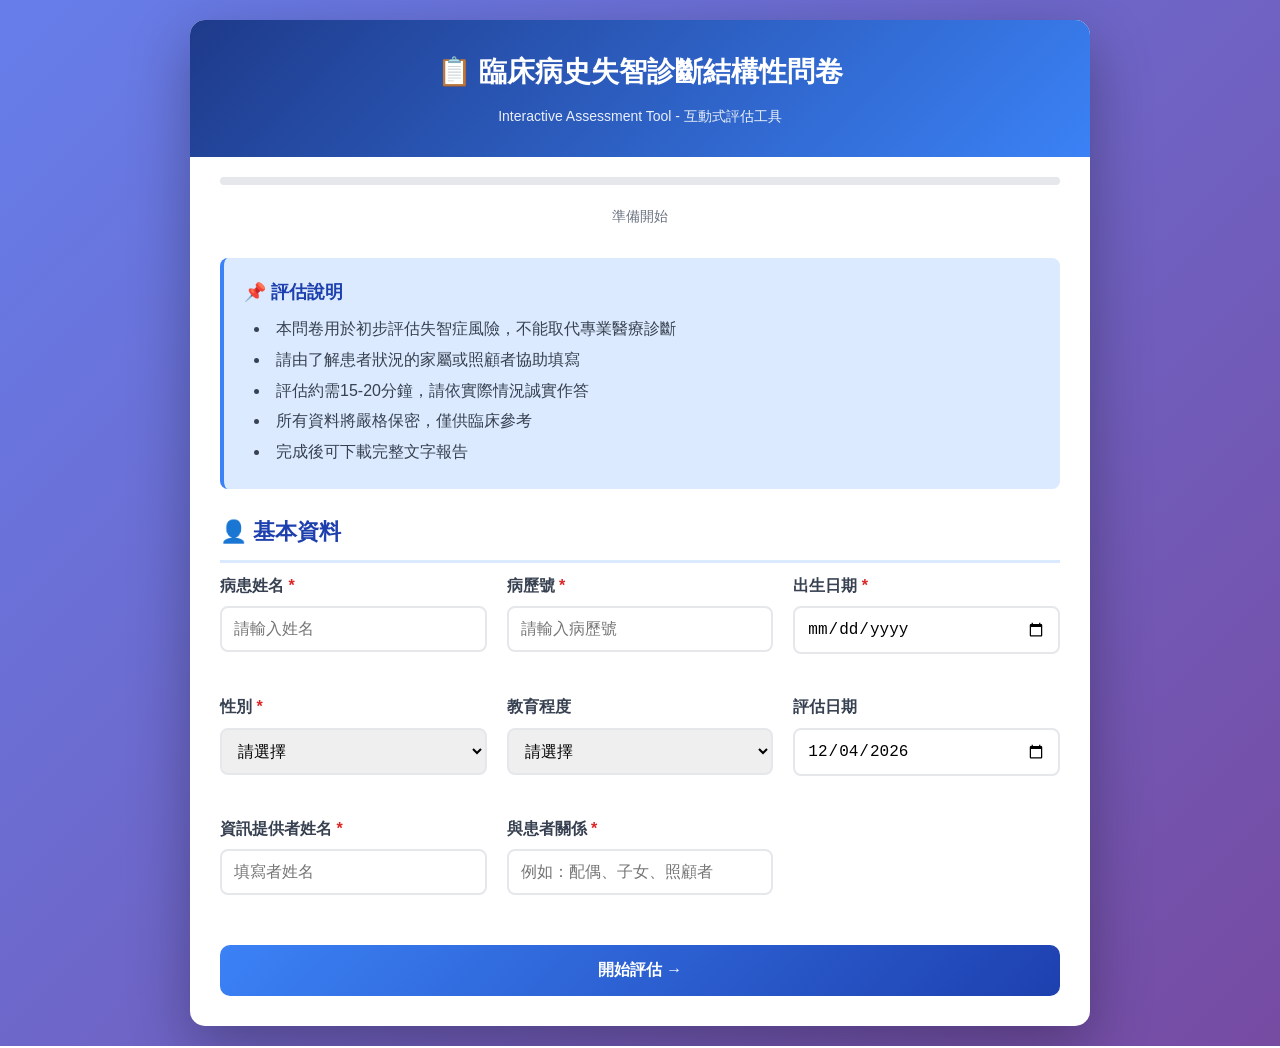
<file: dementia_assessment.html>
<!DOCTYPE html>
<html lang="zh-TW">
<head>
    <meta charset="UTF-8">
    <meta name="viewport" content="width=device-width, initial-scale=1.0">
    <title>臨床病史失智診斷結構性問卷 - 互動式評估工具</title>
    <style>
        * {
            margin: 0;
            padding: 0;
            box-sizing: border-box;
        }

        body {
            font-family: "Microsoft JhengHei", "微軟正黑體", Arial, sans-serif;
            background: linear-gradient(135deg, #667eea 0%, #764ba2 100%);
            min-height: 100vh;
            padding: 20px;
            line-height: 1.6;
        }

        .container {
            max-width: 900px;
            margin: 0 auto;
            background: white;
            border-radius: 15px;
            box-shadow: 0 20px 60px rgba(0,0,0,0.3);
            overflow: hidden;
        }

        .header {
            background: linear-gradient(135deg, #1e3a8a 0%, #3b82f6 100%);
            color: white;
            padding: 30px;
            text-align: center;
        }

        .header h1 {
            font-size: 28px;
            margin-bottom: 10px;
        }

        .header p {
            font-size: 14px;
            opacity: 0.9;
        }

        .progress-bar {
            background: #e5e7eb;
            height: 8px;
            border-radius: 4px;
            overflow: hidden;
            margin: 20px 30px;
        }

        .progress-fill {
            background: linear-gradient(90deg, #3b82f6, #1e40af);
            height: 100%;
            width: 0%;
            transition: width 0.3s ease;
        }

        .progress-text {
            text-align: center;
            color: #6b7280;
            font-size: 14px;
            margin-top: 10px;
        }

        .content {
            padding: 30px;
        }

        .section-title {
            font-size: 22px;
            font-weight: bold;
            color: #1e40af;
            margin-bottom: 10px;
            padding-bottom: 10px;
            border-bottom: 3px solid #dbeafe;
        }

        .section-subtitle {
            color: #6b7280;
            font-size: 14px;
            margin-bottom: 20px;
        }

        .form-group {
            margin-bottom: 20px;
        }

        .form-label {
            display: block;
            font-weight: 600;
            color: #374151;
            margin-bottom: 8px;
        }

        .form-label .required {
            color: #dc2626;
        }

        .form-input, .form-select {
            width: 100%;
            padding: 12px;
            border: 2px solid #e5e7eb;
            border-radius: 8px;
            font-size: 16px;
            transition: border-color 0.3s;
        }

        .form-input:focus, .form-select:focus {
            outline: none;
            border-color: #3b82f6;
        }

        .form-grid {
            display: grid;
            grid-template-columns: repeat(auto-fit, minmax(250px, 1fr));
            gap: 20px;
        }

        .question-item {
            padding: 20px;
            background: #f9fafb;
            border-radius: 10px;
            margin-bottom: 15px;
            border-left: 4px solid #3b82f6;
        }

        .question-header {
            display: flex;
            align-items: flex-start;
            margin-bottom: 15px;
        }

        .question-number {
            background: #3b82f6;
            color: white;
            padding: 5px 12px;
            border-radius: 20px;
            font-weight: bold;
            font-size: 14px;
            margin-right: 12px;
            flex-shrink: 0;
        }

        .question-text {
            font-weight: 500;
            color: #1f2937;
            flex: 1;
        }

        .question-note {
            font-size: 13px;
            color: #6b7280;
            margin: 8px 0 0 44px;
            font-style: italic;
        }

        .radio-group {
            display: flex;
            gap: 20px;
            margin-left: 44px;
            flex-wrap: wrap;
        }

        .radio-group.vertical {
            flex-direction: column;
            gap: 10px;
        }

        .radio-label {
            display: flex;
            align-items: center;
            cursor: pointer;
            padding: 8px 16px;
            border-radius: 8px;
            transition: background-color 0.2s;
        }

        .radio-label:hover {
            background: #e0e7ff;
        }

        .radio-label input[type="radio"] {
            margin-right: 8px;
            width: 18px;
            height: 18px;
            cursor: pointer;
        }

        .button-group {
            display: flex;
            gap: 15px;
            margin-top: 30px;
        }

        .btn {
            flex: 1;
            padding: 15px 30px;
            border: none;
            border-radius: 10px;
            font-size: 16px;
            font-weight: bold;
            cursor: pointer;
            transition: all 0.3s;
            display: flex;
            align-items: center;
            justify-content: center;
            gap: 8px;
        }

        .btn-primary {
            background: linear-gradient(135deg, #3b82f6, #1e40af);
            color: white;
        }

        .btn-primary:hover {
            transform: translateY(-2px);
            box-shadow: 0 10px 20px rgba(59, 130, 246, 0.4);
        }

        .btn-secondary {
            background: #6b7280;
            color: white;
        }

        .btn-secondary:hover {
            background: #4b5563;
        }

        .btn-success {
            background: linear-gradient(135deg, #10b981, #059669);
            color: white;
        }

        .btn-success:hover {
            transform: translateY(-2px);
            box-shadow: 0 10px 20px rgba(16, 185, 129, 0.4);
        }

        .info-box {
            background: #dbeafe;
            border-left: 4px solid #3b82f6;
            padding: 20px;
            border-radius: 8px;
            margin-bottom: 25px;
        }

        .info-box h3 {
            color: #1e40af;
            margin-bottom: 10px;
            font-size: 18px;
        }

        .info-box ul {
            list-style-position: inside;
            color: #374151;
        }

        .info-box li {
            margin-bottom: 5px;
            padding-left: 10px;
        }

        .results-container {
            padding: 30px;
        }

        .risk-card {
            background: white;
            border-radius: 12px;
            padding: 25px;
            margin-bottom: 20px;
            box-shadow: 0 4px 6px rgba(0,0,0,0.1);
            border-left: 5px solid #3b82f6;
        }

        .risk-summary {
            display: grid;
            grid-template-columns: repeat(auto-fit, minmax(200px, 1fr));
            gap: 20px;
            margin-bottom: 20px;
        }

        .risk-item {
            text-align: center;
            padding: 20px;
            background: linear-gradient(135deg, #f0f9ff, #e0f2fe);
            border-radius: 10px;
        }

        .risk-label {
            font-size: 14px;
            color: #6b7280;
            margin-bottom: 8px;
        }

        .risk-value {
            font-size: 32px;
            font-weight: bold;
        }

        .risk-high { color: #dc2626; }
        .risk-moderate { color: #ea580c; }
        .risk-mild { color: #ca8a04; }
        .risk-low { color: #16a34a; }

        .probability-bars {
            margin: 20px 0;
        }

        .probability-item {
            margin-bottom: 20px;
        }

        .probability-header {
            display: flex;
            justify-content: space-between;
            margin-bottom: 8px;
        }

        .probability-name {
            font-weight: 600;
            color: #374151;
        }

        .probability-percent {
            font-weight: bold;
            color: #3b82f6;
            font-size: 18px;
        }

        .probability-bar {
            width: 100%;
            height: 30px;
            background: #e5e7eb;
            border-radius: 15px;
            overflow: hidden;
            position: relative;
        }

        .probability-fill {
            height: 100%;
            background: linear-gradient(90deg, #3b82f6, #1e40af);
            border-radius: 15px;
            transition: width 0.5s ease;
            display: flex;
            align-items: center;
            justify-content: flex-end;
            padding-right: 12px;
            color: white;
            font-weight: bold;
            font-size: 14px;
        }

        .recommendations {
            margin: 20px 0;
        }

        .recommendation-item {
            padding: 15px;
            border-radius: 10px;
            margin-bottom: 12px;
            border-left: 4px solid;
        }

        .rec-urgent {
            background: #fef2f2;
            border-color: #dc2626;
        }

        .rec-important {
            background: #fff7ed;
            border-color: #ea580c;
        }

        .rec-clinical {
            background: #eff6ff;
            border-color: #3b82f6;
        }

        .rec-safety {
            background: #f0fdf4;
            border-color: #16a34a;
        }

        .rec-title {
            font-weight: bold;
            margin-bottom: 5px;
        }

        .disclaimer {
            background: #fef3c7;
            border: 2px solid #f59e0b;
            border-radius: 10px;
            padding: 20px;
            margin: 20px 0;
        }

        .disclaimer h3 {
            color: #92400e;
            margin-bottom: 10px;
        }

        .disclaimer ul {
            list-style-position: inside;
            color: #78350f;
        }

        .disclaimer li {
            margin-bottom: 5px;
        }

        .symptoms-table {
            width: 100%;
            border-collapse: collapse;
            margin: 20px 0;
            background: white;
            border-radius: 8px;
            overflow: hidden;
        }

        .symptoms-table th {
            background: #f3f4f6;
            padding: 12px;
            text-align: left;
            font-weight: 600;
            color: #374151;
            border-bottom: 2px solid #e5e7eb;
        }

        .symptoms-table td {
            padding: 12px;
            border-bottom: 1px solid #e5e7eb;
            color: #4b5563;
        }

        .symptoms-table tr:last-child td {
            border-bottom: none;
        }

        .symptom-positive {
            color: #dc2626;
            font-weight: 600;
        }

        .hidden {
            display: none;
        }

        @media print {
            body {
                background: white;
                padding: 0;
            }
            .container {
                box-shadow: none;
            }
            .btn {
                display: none;
            }
        }

        @media (max-width: 768px) {
            .form-grid {
                grid-template-columns: 1fr;
            }
            .radio-group {
                flex-direction: column;
            }
            .button-group {
                flex-direction: column;
            }
        }
    </style>
</head>
<body>
    <div class="container">
        <div class="header">
            <h1>📋 臨床病史失智診斷結構性問卷</h1>
            <p>Interactive Assessment Tool - 互動式評估工具</p>
        </div>

        <div class="progress-bar" id="progressBar">
            <div class="progress-fill" id="progressFill"></div>
        </div>
        <div class="progress-text" id="progressText"></div>

        <!-- 步驟0: 基本資料 -->
        <div id="step0" class="content">
            <div class="info-box">
                <h3>📌 評估說明</h3>
                <ul>
                    <li>本問卷用於初步評估失智症風險，不能取代專業醫療診斷</li>
                    <li>請由了解患者狀況的家屬或照顧者協助填寫</li>
                    <li>評估約需15-20分鐘，請依實際情況誠實作答</li>
                    <li>所有資料將嚴格保密，僅供臨床參考</li>
                    <li>完成後可下載完整文字報告</li>
                </ul>
            </div>

            <div class="section-title">👤 基本資料</div>
            <div class="form-grid">
                <div class="form-group">
                    <label class="form-label">病患姓名 <span class="required">*</span></label>
                    <input type="text" id="patientName" class="form-input" placeholder="請輸入姓名">
                </div>
                <div class="form-group">
                    <label class="form-label">病歷號 <span class="required">*</span></label>
                    <input type="text" id="chartNumber" class="form-input" placeholder="請輸入病歷號">
                </div>
                <div class="form-group">
                    <label class="form-label">出生日期 <span class="required">*</span></label>
                    <input type="date" id="birthDate" class="form-input">
                </div>
                <div class="form-group">
                    <label class="form-label">性別 <span class="required">*</span></label>
                    <select id="gender" class="form-select">
                        <option value="">請選擇</option>
                        <option value="男">男</option>
                        <option value="女">女</option>
                    </select>
                </div>
                <div class="form-group">
                    <label class="form-label">教育程度</label>
                    <select id="education" class="form-select">
                        <option value="">請選擇</option>
                        <option value="不識字">不識字</option>
                        <option value="小學">小學</option>
                        <option value="國中">國中</option>
                        <option value="高中職">高中職</option>
                        <option value="專科">專科</option>
                        <option value="大學">大學</option>
                        <option value="研究所以上">研究所以上</option>
                    </select>
                </div>
                <div class="form-group">
                    <label class="form-label">評估日期</label>
                    <input type="date" id="assessmentDate" class="form-input">
                </div>
                <div class="form-group">
                    <label class="form-label">資訊提供者姓名 <span class="required">*</span></label>
                    <input type="text" id="informantName" class="form-input" placeholder="填寫者姓名">
                </div>
                <div class="form-group">
                    <label class="form-label">與患者關係 <span class="required">*</span></label>
                    <input type="text" id="informantRelation" class="form-input" placeholder="例如：配偶、子女、照顧者">
                </div>
            </div>

            <div class="button-group">
                <button class="btn btn-primary" onclick="startAssessment()">
                    開始評估 →
                </button>
            </div>
        </div>

        <!-- 問卷步驟 -->
        <div id="questionSteps" class="content hidden"></div>

        <!-- 結果頁面 -->
        <div id="resultsPage" class="content hidden"></div>
    </div>

    <script>
        // 全局變數
        let currentStep = 0;
        let responses = {};
        let patientInfo = {};

        // 問卷結構
        const questionSections = [
            {
                id: 'consciousness',
                title: '一、意識或睡眠症狀',
                subtitle: '(不清楚或是不確定請選否)',
                questions: [
                    { id: 'dlb1_1', text: '白天嗜睡或經常昏昏欲睡', type: 'yesno' },
                    { id: 'dlb1_2', text: '常常思緒雜亂無章，說話不合邏輯', type: 'yesno' },
                    { id: 'dlb1_3', text: '意識或認知症狀起伏很大，甚至一天之內好壞就差很多嗎？', type: 'noyes' },
                    { id: 'dlb1_4', text: '睡覺時因為夢境而產生一些動作行為，例如：喊叫、揮拳、揮舞雙臂、起身跑等', type: 'yesno' }
                ]
            },
            {
                id: 'motor',
                title: '二、動作障礙症狀',
                subtitle: '(不清楚或是不確定請選否)',
                questions: [
                    { id: 'dlb2_1', text: '坐著或靜止不動的時候，肢體或頭部會明顯地顫抖', type: 'yesno' },
                    { id: 'dlb2_2', text: '動作變得緩慢，尤其是起步特別困難，面部表情也明顯減少', type: 'yesno' },
                    { id: 'dlb2_3', text: '動作變得僵硬，走路步伐變小身體會前傾', type: 'yesno' },
                    { id: 'dlb2_4', text: '動作變得不穩，走路不平衡，有時候好像要跌倒或真的跌倒', type: 'yesno' }
                ]
            },
            {
                id: 'behavioral',
                title: '三、情緒行為症狀',
                subtitle: '(不清楚或是不確定請選否)',
                questions: [
                    { id: 'dlb3_1', text: '有視幻覺，會「清楚」地看見別人看不到的人、動物或其他物體', type: 'yesno', note: '(註：只像是過去的片段記憶不算；只對空氣講話不算；半夢半醒或是視力不佳看到的黑影或錯覺也不算)' },
                    { id: 'dlb3_2', text: '變得多疑或妄想，常常有一些與事實不符的想法，例如：錢財被偷或人被傷害', type: 'yesno' },
                    { id: 'dlb3_3', text: '變得情緒低落、憂鬱、有負面想法，或是倦怠乏力', type: 'yesno' },
                    { id: 'ftd3_4', text: '變得躁動，情緒不容易控制，甚至會用言語或動作傷害別人', type: 'yesno' },
                    { id: 'ftd3_5', text: '變得冷漠，對周邊的事物失去動力或興趣', type: 'yesno' },
                    { id: 'ftd3_6', text: '變得缺乏同理心，毫不在意外界的想法與感受，也不會同情別人', type: 'yesno' },
                    { id: 'ftd3_7', text: '產生怪異行為、重複的動作，或是強迫性的言語或行為', type: 'yesno' },
                    { id: 'ftd3_8', text: '飲食喜好改變，或更酗菸或酒，不正常地吃甜食，或將不可吃的東西放入口裡', type: 'yesno' }
                ]
            },
            {
                id: 'autonomic',
                title: '四、自律神經症狀',
                subtitle: '(不清楚或是不確定請選否)',
                questions: [
                    { id: 'vad4_1', text: '經常有排尿問題', type: 'yesno' },
                    { id: 'dlb4_2', text: '經常頭暈，尤其是在變換姿勢的時候', type: 'yesno' },
                    { id: 'dlb4_3', text: '曾有短暫意識喪失', type: 'yesno' }
                ]
            },
            {
                id: 'memory',
                title: '五、記憶力症狀',
                subtitle: '(不清楚或是不確定請選不會)',
                questions: [
                    { id: 'ad5_1', text: '會忘記熟悉親人或朋友的名字嗎？', type: 'noyes' },
                    { id: 'ad5_2', text: '會重複問相同的問題或講相同的事情嗎？', type: 'noyes' },
                    { id: 'ad5_3', text: '會忘記與別人的重要約會嗎？', type: 'noyes' },
                    { id: 'ad5_4', text: '學習如何使用新的工具設備（例如：手機或其他電子產品）會變得困難嗎？', type: 'noyes' },
                    { id: 'ad5_5', text: '會常常忘記物品放置位置嗎？', type: 'frequency3' },
                    { id: 'ad5_6', text: '會常常忘記最近發生的事情嗎？', type: 'frequency3' },
                    { id: 'ad5_7', text: '會常常忘記關瓦斯或水龍頭嗎？', type: 'frequency3' },
                    { id: 'ad5_8', text: '會因為回答不出問題或是分不清楚過去現在，就亂編故事嗎？', type: 'frequency3' }
                ]
            },
            {
                id: 'orientation',
                title: '六、定向力症狀',
                subtitle: '(不清楚或是不確定請選不會)',
                questions: [
                    { id: 'ad6_1', text: '會忘記正確的年份和月份嗎？', type: 'noyes' },
                    { id: 'ad6_2', text: '在熟悉的環境（例如：住家附近）會迷路嗎？', type: 'noyes' },
                    { id: 'ad6_3', text: '尋找物品（例如：找冰箱或櫃子內物品）會有困難嗎？', type: 'noyes' },
                    { id: 'ad6_4', text: '會無法辨認親人臉孔、自家建築房間或自己的物品嗎？', type: 'noyes' },
                    { id: 'ad6_5', text: '空間認知（例如：停車有困難或身處危險地方不自知）有變差嗎？', type: 'noyes' }
                ]
            },
            {
                id: 'executive',
                title: '七、判斷力與執行功能症狀',
                subtitle: '(不清楚或是不確定請選不會)',
                questions: [
                    { id: 'ftd7_1', text: '應對進退（例如：參加親朋好友婚喪喜慶）會有不適當言行舉止嗎？', type: 'noyes' },
                    { id: 'vad7_2', text: '做出錯誤的判斷或決定嗎？例如：被騙、買不適宜物品、不顧安危等', type: 'noyes' },
                    { id: 'vad7_3', text: '處理複雜的財務，例如：上銀行、繳費、開支票等會變得困難嗎？', type: 'noyes' },
                    { id: 'vad7_4', text: '變得很困難計畫安排或下決定嗎？', type: 'decision' },
                    { id: 'vad7_5', text: '變得不知事情的輕重緩急（重要性），搞錯順序嗎？', type: 'noyes' },
                    { id: 'vad7_6', text: '操作日常生活用品明顯比以前困難嗎？例如：使用電話、遙控器，或微波爐等', type: 'noyes' },
                    { id: 'vad7_7', text: '面對問題變得無法解決或思考變得沒有彈性不知變通嗎？', type: 'noyes' }
                ]
            },
            {
                id: 'language',
                title: '八、語言功能症狀',
                subtitle: '(不清楚或是不確定請選否或不會)',
                questions: [
                    { id: 'ppa8_1', text: '想要講某個名詞例如人名或物名卻常常講不出來嗎？', type: 'frequency3' },
                    { id: 'ppa8_2', text: '說話會變得很少或變得不流利，無法完整地講一個句子嗎？', type: 'noyes' },
                    { id: 'ppa8_3', text: '說話變得容易說錯話或文法錯誤？', type: 'noyes' },
                    { id: 'ppa8_4', text: '會變得聽不懂別人的話或無法理解文意嗎？', type: 'noyes' },
                    { id: 'ppa8_5', text: '會一直重複說同樣的字句或重複別人的字句嗎？', type: 'noyes' },
                    { id: 'ftd8_6', text: '語言功能異常是否最早發生，而且比其他認知症狀早很多嗎？', type: 'yesno' }
                ]
            },
            {
                id: 'adl',
                title: '九、日常生活狀況',
                subtitle: '(請照顧者務必依病患現階段能力選擇其中一個項目)',
                questions: [
                    { id: 'adl9_1', text: '能上街購物嗎？', type: 'adl', options: ['能獨立購買生活用品', '上街購物需要有人陪或完全不會購買'] },
                    { id: 'adl9_2', text: '能夠自行外出活動嗎？', type: 'adl', options: ['能自行搭車或騎/開車', '需要有人陪同或完全不能出門'] },
                    { id: 'adl9_3', text: '能夠準備飯菜嗎？例如作菜、點菜或外燴', type: 'adl3', options: ['不適用(平常沒在做)', '正常或有人協助下，可以作菜點菜', '需要別人把飯菜煮好、擺好'] },
                    { id: 'adl9_4', text: '能夠做家事嗎？例如收拾房間、打掃', type: 'adl3', options: ['不適用(平常沒在做)', '至少能完成簡單家事', '所有的家事都需要別人協助'] },
                    { id: 'adl9_5', text: '能夠洗衣服嗎？', type: 'adl3', options: ['不適用(平常沒在做)', '正常或至少會清洗小件衣物', '完全依靠別人'] },
                    { id: 'adl9_6', text: '能夠使用電話或手機嗎？', type: 'adl', options: ['正常或僅可撥熟悉的電話號碼', '僅會接不會撥電話或完全不會'] },
                    { id: 'adl9_7', text: '還能夠自行服用藥物嗎？', type: 'adl', options: ['正常或需要提醒', '如果別人事先準備好或完全依靠別人'] },
                    { id: 'adl9_8', text: '能夠處理錢財嗎？', type: 'adl', options: ['至少可以處理日常的購買', '完全無法處理錢財'] },
                    { id: 'adl9_9', text: '現在還在從事例行的活動或平常的嗜好興趣嗎？例如運動、唸佛、上教堂、打牌、麻將、唱歌、或與孫子女玩等', type: 'adl3', options: ['如常', '有減少', '幾乎沒有或完全沒有，整天在自己房間'] },
                    { id: 'adl9_10', text: '上述活動困難，病人是因肢體或行動不便嗎？', type: 'yesno' }
                ]
            }
        ];

        // 評分權重
        const scoringWeights = {
            DLB: {
                'dlb1_1': 2.0, 'dlb1_2': 2.0, 'dlb1_3': 3.0, 'dlb1_4': 4.5,
                'dlb2_1': 3.0, 'dlb2_2': 3.5, 'dlb2_3': 3.0, 'dlb2_4': 2.5,
                'dlb3_1': 5.0, 'dlb4_2': 2.0, 'dlb4_3': 2.0
            },
            AD: {
                'ad5_1': 3.5, 'ad5_2': 4.0, 'ad5_3': 3.5, 'ad5_4': 3.0,
                'ad5_5': 2.5, 'ad5_6': 4.0, 'ad5_7': 3.0, 'ad5_8': 2.5,
                'ad6_1': 3.5, 'ad6_2': 3.0, 'ad6_3': 2.5, 'ad6_4': 3.0, 'ad6_5': 2.5,
                'dlb3_2': 1.5, 'dlb3_3': 1.5
            },
            VaD: {
                'vad7_2': 3.5, 'vad7_3': 3.5, 'vad7_4': 3.0, 'vad7_5': 3.0,
                'vad7_6': 2.5, 'vad7_7': 3.0, 'vad4_1': 2.5,
                'dlb2_4': 2.0, 'ad5_1': 1.5, 'ad5_2': 2.0, 'ad5_6': 2.0
            },
            FTD: {
                'ftd7_1': 4.0, 'ftd3_5': 4.0, 'ftd3_6': 4.5, 'ftd3_7': 3.5,
                'ftd3_8': 3.5, 'ftd3_4': 2.5, 'vad7_2': 3.0, 'vad7_4': 3.0,
                'vad7_7': 3.0, 'ftd8_6': 4.0
            },
            PPA: {
                'ppa8_1': 3.5, 'ppa8_2': 3.5, 'ppa8_3': 3.0,
                'ppa8_4': 3.5, 'ppa8_5': 3.0, 'ftd8_6': 5.0
            }
        };

        // 初始化日期
        document.getElementById('assessmentDate').valueAsDate = new Date();

        // 開始評估
        function startAssessment() {
            // 驗證必填欄位
            const name = document.getElementById('patientName').value.trim();
            const chartNumber = document.getElementById('chartNumber').value.trim();
            const birthDate = document.getElementById('birthDate').value;
            const gender = document.getElementById('gender').value;
            const informantName = document.getElementById('informantName').value.trim();
            const informantRelation = document.getElementById('informantRelation').value.trim();

            if (!name || !chartNumber || !birthDate || !gender || !informantName || !informantRelation) {
                alert('請填寫所有必填欄位（標註 * 者）');
                return;
            }

            // 儲存基本資料
            patientInfo = {
                name: name,
                chartNumber: chartNumber,
                birthDate: birthDate,
                gender: gender,
                education: document.getElementById('education').value,
                assessmentDate: document.getElementById('assessmentDate').value,
                informantName: informantName,
                informantRelation: informantRelation
            };

            // 顯示第一個問卷部分
            currentStep = 1;
            showStep(currentStep);
        }

        // 顯示步驟
        function showStep(step) {
            document.getElementById('step0').classList.add('hidden');
            document.getElementById('questionSteps').classList.remove('hidden');
            document.getElementById('resultsPage').classList.add('hidden');

            const section = questionSections[step - 1];
            let html = `
                <div class="section-title">${section.title}</div>
                <div class="section-subtitle">${section.subtitle}</div>
            `;

            section.questions.forEach((q, idx) => {
                html += `
                    <div class="question-item">
                        <div class="question-header">
                            <span class="question-number">Q${idx + 1}</span>
                            <span class="question-text">${q.text}</span>
                        </div>
                        ${q.note ? `<div class="question-note">${q.note}</div>` : ''}
                        ${renderQuestionInput(q)}
                    </div>
                `;
            });

            html += `
                <div class="button-group">
                    <button class="btn btn-secondary" onclick="previousStep()">
                        ← 上一步
                    </button>
                    ${step < questionSections.length ? 
                        `<button class="btn btn-primary" onclick="nextStep()">下一步 →</button>` :
                        `<button class="btn btn-success" onclick="showResults()">✓ 完成評估</button>`
                    }
                </div>
            `;

            document.getElementById('questionSteps').innerHTML = html;
            updateProgress();
            window.scrollTo(0, 0);
        }

        // 渲染問題輸入
        function renderQuestionInput(question) {
            const savedValue = responses[question.id];
            
            switch(question.type) {
                case 'yesno':
                    return `
                        <div class="radio-group">
                            <label class="radio-label">
                                <input type="radio" name="${question.id}" value="否" 
                                    ${savedValue === '否' ? 'checked' : ''}
                                    onchange="saveResponse('${question.id}', '否')">
                                否
                            </label>
                            <label class="radio-label">
                                <input type="radio" name="${question.id}" value="是"
                                    ${savedValue === '是' ? 'checked' : ''}
                                    onchange="saveResponse('${question.id}', '是')">
                                是
                            </label>
                        </div>
                    `;
                
                case 'noyes':
                    return `
                        <div class="radio-group">
                            <label class="radio-label">
                                <input type="radio" name="${question.id}" value="不會"
                                    ${savedValue === '不會' ? 'checked' : ''}
                                    onchange="saveResponse('${question.id}', '不會')">
                                不會
                            </label>
                            <label class="radio-label">
                                <input type="radio" name="${question.id}" value="會"
                                    ${savedValue === '會' ? 'checked' : ''}
                                    onchange="saveResponse('${question.id}', '會')">
                                會
                            </label>
                        </div>
                    `;
                
                case 'frequency3':
                    return `
                        <div class="radio-group">
                            <label class="radio-label">
                                <input type="radio" name="${question.id}" value="不會"
                                    ${savedValue === '不會' ? 'checked' : ''}
                                    onchange="saveResponse('${question.id}', '不會')">
                                不會
                            </label>
                            <label class="radio-label">
                                <input type="radio" name="${question.id}" value="偶爾"
                                    ${savedValue === '偶爾' ? 'checked' : ''}
                                    onchange="saveResponse('${question.id}', '偶爾')">
                                偶爾
                            </label>
                            <label class="radio-label">
                                <input type="radio" name="${question.id}" value="常常"
                                    ${savedValue === '常常' ? 'checked' : ''}
                                    onchange="saveResponse('${question.id}', '常常')">
                                常常
                            </label>
                        </div>
                    `;
                
                case 'decision':
                    return `
                        <div class="radio-group vertical">
                            <label class="radio-label">
                                <input type="radio" name="${question.id}" value="不會"
                                    ${savedValue === '不會' ? 'checked' : ''}
                                    onchange="saveResponse('${question.id}', '不會')">
                                不會，大都是自己決定
                            </label>
                            <label class="radio-label">
                                <input type="radio" name="${question.id}" value="會"
                                    ${savedValue === '會' ? 'checked' : ''}
                                    onchange="saveResponse('${question.id}', '會')">
                                會，大都由別人幫忙決定
                            </label>
                        </div>
                    `;
                
                case 'adl':
                case 'adl3':
                    return `
                        <div class="radio-group vertical">
                            ${question.options.map((opt, idx) => `
                                <label class="radio-label">
                                    <input type="radio" name="${question.id}" value="${idx}"
                                        ${savedValue == idx ? 'checked' : ''}
                                        onchange="saveResponse('${question.id}', ${idx})">
                                    ${opt}
                                </label>
                            `).join('')}
                        </div>
                    `;
                
                default:
                    return '';
            }
        }

        // 儲存回應
        function saveResponse(questionId, value) {
            responses[questionId] = value;
        }

        // 下一步
        function nextStep() {
            if (currentStep < questionSections.length) {
                currentStep++;
                showStep(currentStep);
            }
        }

        // 上一步
        function previousStep() {
            if (currentStep > 1) {
                currentStep--;
                showStep(currentStep);
            } else {
                document.getElementById('step0').classList.remove('hidden');
                document.getElementById('questionSteps').classList.add('hidden');
                currentStep = 0;
                updateProgress();
            }
        }

        // 更新進度條
        function updateProgress() {
            const progress = (currentStep / questionSections.length) * 100;
            document.getElementById('progressFill').style.width = progress + '%';
            document.getElementById('progressText').textContent = 
                currentStep === 0 ? '準備開始' : 
                `第 ${currentStep} 部分，共 ${questionSections.length} 部分 (${Math.round(progress)}% 完成)`;
        }

        // 計算評分
        function calculateScores() {
            const scores = { DLB: 0, AD: 0, VaD: 0, FTD: 0, PPA: 0 };
            const maxScores = { DLB: 0, AD: 0, VaD: 0, FTD: 0, PPA: 0 };

            // 計算基礎分數
            Object.keys(responses).forEach(qId => {
                const value = responses[qId];
                
                Object.keys(scoringWeights).forEach(type => {
                    if (scoringWeights[type][qId]) {
                        const weight = scoringWeights[type][qId];
                        maxScores[type] += weight;
                        
                        if (value === '是' || value === '會') {
                            scores[type] += weight;
                        } else if (value === '偶爾') {
                            scores[type] += weight * 0.5;
                        } else if (value === '常常') {
                            scores[type] += weight * 1.0;
                        } else if (typeof value === 'number' && value > 0) {
                            scores[type] += weight;
                        }
                    }
                });
            });

            // ADL功能障礙
            const adlImpairment = calculateADLImpairment();
            const functionalMultiplier = 1 + (adlImpairment / 100);
            Object.keys(scores).forEach(type => {
                scores[type] *= functionalMultiplier;
            });

            // 症狀組合加成
            if (responses['dlb1_4'] === '是' && responses['dlb3_1'] === '是' && responses['dlb1_3'] === '會') {
                scores.DLB *= 1.5;
            }
            
            if (responses['ftd7_1'] === '會' && responses['ftd3_5'] === '是' && responses['ftd3_6'] === '是') {
                scores.FTD *= 1.4;
            }
            
            if (responses['ftd8_6'] === '是' && 
                (responses['ppa8_1'] === '常常' || responses['ppa8_2'] === '會' || responses['ppa8_4'] === '會')) {
                scores.PPA *= 1.5;
            }

            // 計算百分比
            const percentages = {};
            Object.keys(scores).forEach(type => {
                percentages[type] = maxScores[type] > 0 ? 
                    Math.min(100, (scores[type] / maxScores[type]) * 100) : 0;
            });

            // 相對機率
            const totalScore = Object.values(percentages).reduce((a, b) => a + b, 0);
            const probabilities = {};
            Object.keys(percentages).forEach(type => {
                probabilities[type] = totalScore > 0 ? (percentages[type] / totalScore) * 100 : 0;
            });

            return {
                rawScores: scores,
                percentages: percentages,
                probabilities: probabilities,
                adlImpairment: adlImpairment,
                overallRisk: calculateOverallRisk(percentages)
            };
        }

        // 計算ADL障礙
        function calculateADLImpairment() {
            let impairmentCount = 0;
            let totalItems = 0;
            
            for (let i = 1; i <= 9; i++) {
                const qId = `adl9_${i}`;
                if (responses[qId] !== undefined) {
                    totalItems++;
                    if (typeof responses[qId] === 'number' && responses[qId] > 0) {
                        impairmentCount++;
                    }
                }
            }
            
            return totalItems > 0 ? (impairmentCount / totalItems) * 100 : 0;
        }

        // 計算整體風險
        function calculateOverallRisk(percentages) {
            const maxScore = Math.max(...Object.values(percentages));
            const avgScore = Object.values(percentages).reduce((a, b) => a + b, 0) / 5;
            
            if (maxScore >= 60 && avgScore >= 30) return 'high';
            if (maxScore >= 40 || avgScore >= 20) return 'moderate';
            if (maxScore >= 20 || avgScore >= 10) return 'mild';
            return 'low';
        }

        // 生成建議
        function generateRecommendations(results) {
            const { probabilities, overallRisk, adlImpairment } = results;
            const recommendations = [];
            
            const sorted = Object.entries(probabilities)
                .sort(([,a], [,b]) => b - a)
                .filter(([, prob]) => prob > 15);

            if (overallRisk === 'high') {
                recommendations.push({
                    type: 'urgent',
                    text: '建議盡快（2週內）安排神經內科或老年精神科專科醫師評估'
                });
            } else if (overallRisk === 'moderate') {
                recommendations.push({
                    type: 'important',
                    text: '建議於1個月內至記憶門診或神經科接受完整評估'
                });
            }

            if (adlImpairment > 50) {
                recommendations.push({
                    type: 'important',
                    text: '日常功能明顯受損，建議評估照護需求與安全措施'
                });
            }

            if (probabilities.DLB > 30) {
                recommendations.push({
                    type: 'clinical',
                    text: '症狀符合Lewy Body失智症特徵，建議進行DaTscan或MIBG心肌閃爍攝影檢查'
                });
                if (responses['dlb1_4'] === '是') {
                    recommendations.push({
                        type: 'safety',
                        text: '有REM睡眠行為障礙，注意睡眠安全，避免床邊放置危險物品'
                    });
                }
            }

            if (probabilities.AD > 30 && responses['ad5_2'] === '會') {
                recommendations.push({
                    type: 'clinical',
                    text: '記憶障礙顯著，建議考慮腦部MRI及血液生物標記(如plasma p-tau217)檢測'
                });
            }

            if (probabilities.FTD > 30) {
                const age = calculateAge(patientInfo.birthDate);
                if (age && age < 65) {
                    recommendations.push({
                        type: 'clinical',
                        text: '年輕發病且有明顯行為改變，建議基因檢測評估遺傳性額顳葉失智症'
                    });
                }
            }

            if (probabilities.PPA > 30) {
                recommendations.push({
                    type: 'clinical',
                    text: '語言功能障礙為主要症狀，建議語言治療評估及PET影像檢查'
                });
            }

            return { sorted, recommendations };
        }

        // 計算年齡
        function calculateAge(birthDate) {
            if (!birthDate) return null;
            const birth = new Date(birthDate);
            const today = new Date();
            let age = today.getFullYear() - birth.getFullYear();
            const monthDiff = today.getMonth() - birth.getMonth();
            if (monthDiff < 0 || (monthDiff === 0 && today.getDate() < birth.getDate())) {
                age--;
            }
            return age;
        }

        // 獲取異常症狀
        function getAbnormalSymptoms() {
            const abnormalSymptoms = [];
            
            questionSections.forEach(section => {
                section.questions.forEach(q => {
                    const value = responses[q.id];
                    let isAbnormal = false;
                    
                    if (value === '是' || value === '會' || value === '常常') {
                        isAbnormal = true;
                    } else if (typeof value === 'number' && value > 0) {
                        isAbnormal = true;
                    }
                    
                    if (isAbnormal) {
                        abnormalSymptoms.push({
                            section: section.title,
                            question: q.text,
                            response: value
                        });
                    }
                });
            });
            
            return abnormalSymptoms;
        }

        // 失智症名稱
        function getDementiaName(type) {
            const names = {
                'AD': "Alzheimer's Disease (阿茲海默症)",
                'DLB': 'Dementia with Lewy Bodies (路易氏體失智症)',
                'VaD': 'Vascular Dementia (血管性失智症)',
                'FTD': 'Frontotemporal Dementia (額顳葉失智症)',
                'PPA': 'Primary Progressive Aphasia (原發性進行性失語症)'
            };
            return names[type] || type;
        }

        // 風險文字和顏色
        function getRiskInfo(risk) {
            const info = {
                'high': { text: '高度風險', color: 'risk-high' },
                'moderate': { text: '中度風險', color: 'risk-moderate' },
                'mild': { text: '輕度風險', color: 'risk-mild' },
                'low': { text: '低風險', color: 'risk-low' }
            };
            return info[risk] || info['low'];
        }

        // 顯示結果
        function showResults() {
            const results = calculateScores();
            const { sorted, recommendations } = generateRecommendations(results);
            const abnormalSymptoms = getAbnormalSymptoms();
            const riskInfo = getRiskInfo(results.overallRisk);

            let html = `
                <div class="results-container">
                    <div class="section-title">📊 評估結果報告</div>
                    
                    <div class="risk-card">
                        <h3 style="margin-bottom: 15px;">整體評估摘要</h3>
                        <div class="risk-summary">
                            <div class="risk-item">
                                <div class="risk-label">整體認知障礙風險等級</div>
                                <div class="risk-value ${riskInfo.color}">${riskInfo.text}</div>
                            </div>
                            <div class="risk-item">
                                <div class="risk-label">日常功能障礙程度</div>
                                <div class="risk-value" style="color: #8b5cf6;">${results.adlImpairment.toFixed(1)}%</div>
                            </div>
                        </div>
                    </div>

                    <div class="risk-card">
                        <h3 style="margin-bottom: 15px;">各類型失智症相對機率分析</h3>
                        <div class="probability-bars">
            `;

            sorted.forEach(([type, prob]) => {
                html += `
                    <div class="probability-item">
                        <div class="probability-header">
                            <span class="probability-name">${getDementiaName(type)}</span>
                            <span class="probability-percent">${prob.toFixed(1)}%</span>
                        </div>
                        <div class="probability-bar">
                            <div class="probability-fill" style="width: ${prob}%;">
                                ${prob > 10 ? prob.toFixed(1) + '%' : ''}
                            </div>
                        </div>
                    </div>
                `;
            });

            html += `
                        </div>
                    </div>

                    <div class="risk-card">
                        <h3 style="margin-bottom: 15px;">🩺 臨床建議</h3>
                        <div class="recommendations">
            `;

            recommendations.forEach(rec => {
                const recClass = rec.type === 'urgent' ? 'rec-urgent' :
                                rec.type === 'important' ? 'rec-important' :
                                rec.type === 'clinical' ? 'rec-clinical' : 'rec-safety';
                const icon = rec.type === 'urgent' ? '⚠️' :
                            rec.type === 'important' ? '▶️' :
                            rec.type === 'clinical' ? '📋' : '🛡️';
                
                html += `
                    <div class="recommendation-item ${recClass}">
                        <div class="rec-title">${icon} ${rec.type === 'urgent' ? '重要' :
                                                        rec.type === 'important' ? '建議' :
                                                        rec.type === 'clinical' ? '臨床檢查' : '安全提醒'}</div>
                        <div>${rec.text}</div>
                    </div>
                `;
            });

            html += `
                        </div>
                    </div>

                    <div class="risk-card">
                        <h3 style="margin-bottom: 15px;">⚕️ 異常症狀清單</h3>
                        ${abnormalSymptoms.length > 0 ? `
                            <table class="symptoms-table">
                                <thead>
                                    <tr>
                                        <th>症狀領域</th>
                                        <th>項目</th>
                                        <th>回答</th>
                                    </tr>
                                </thead>
                                <tbody>
                                    ${abnormalSymptoms.map(symptom => `
                                        <tr>
                                            <td>${symptom.section}</td>
                                            <td>${symptom.question}</td>
                                            <td class="symptom-positive">${symptom.response}</td>
                                        </tr>
                                    `).join('')}
                                </tbody>
                            </table>
                        ` : '<p style="color: #16a34a; font-weight: 600;">✓ 未發現明顯異常症狀</p>'}
                    </div>

                    <div class="disclaimer">
                        <h3>⚠️ 重要聲明</h3>
                        <ul>
                            <li>本工具僅供初步篩檢使用，不能取代專業醫療診斷</li>
                            <li>失智症診斷需要完整的神經學檢查、認知功能評估、腦部影像及實驗室檢查</li>
                            <li>評估結果受教育程度、文化背景、年齡等因素影響</li>
                            <li>請務必將本報告提供給專科醫師，進行完整的臨床評估</li>
                            <li>若有急性意識改變、嚴重記憶喪失或其他緊急症狀，請立即就醫</li>
                        </ul>
                    </div>

                    <div class="button-group">
                        <button class="btn btn-primary" onclick="downloadTextReport()">
                            📥 下載文字報告
                        </button>
                        <button class="btn btn-secondary" onclick="restartAssessment()">
                            🔄 重新評估
                        </button>
                    </div>
                </div>
            `;

            document.getElementById('questionSteps').classList.add('hidden');
            document.getElementById('resultsPage').innerHTML = html;
            document.getElementById('resultsPage').classList.remove('hidden');
            document.getElementById('progressFill').style.width = '100%';
            document.getElementById('progressText').textContent = '評估完成';
            window.scrollTo(0, 0);
        }

        // 下載文字報告
        function downloadTextReport() {
            const results = calculateScores();
            const { sorted, recommendations } = generateRecommendations(results);
            const abnormalSymptoms = getAbnormalSymptoms();
            const riskInfo = getRiskInfo(results.overallRisk);
            const age = calculateAge(patientInfo.birthDate);

            let report = `
═══════════════════════════════════════════════════════════════
              臨床病史失智診斷結構性問卷 - 評估報告
═══════════════════════════════════════════════════════════════

【基本資料】
────────────────────────────────────────────────
病患姓名：${patientInfo.name}
病歷號：${patientInfo.chartNumber}
出生日期：${patientInfo.birthDate}${age ? ` (${age}歲)` : ''}
性別：${patientInfo.gender}
教育程度：${patientInfo.education || '未填寫'}
評估日期：${patientInfo.assessmentDate}
資訊提供者：${patientInfo.informantName}（${patientInfo.informantRelation}）

【評估結果摘要】
────────────────────────────────────────────────
整體認知障礙風險等級：${riskInfo.text}
日常功能障礙程度：${results.adlImpairment.toFixed(1)}%

【各類型失智症相對機率分析】
────────────────────────────────────────────────
`;

            sorted.forEach(([type, prob]) => {
                report += `${getDementiaName(type)}：${prob.toFixed(1)}%\n`;
            });

            report += `
【臨床建議】
────────────────────────────────────────────────
`;

            recommendations.forEach((rec, idx) => {
                const label = rec.type === 'urgent' ? '⚠ 重要' :
                             rec.type === 'important' ? '▶ 建議' :
                             rec.type === 'clinical' ? '📋 臨床檢查' : '🛡 安全提醒';
                report += `${idx + 1}. [${label}] ${rec.text}\n\n`;
            });

            report += `
【異常症狀清單】
────────────────────────────────────────────────
`;

            if (abnormalSymptoms.length > 0) {
                abnormalSymptoms.forEach((symptom, idx) => {
                    report += `${idx + 1}. ${symptom.section}\n`;
                    report += `   問題：${symptom.question}\n`;
                    report += `   回答：${symptom.response}\n\n`;
                });
            } else {
                report += '未發現明顯異常症狀\n\n';
            }

            report += `
【重要聲明】
────────────────────────────────────────────────
⚠ 本工具僅供初步篩檢使用，不能取代專業醫療診斷

1. 失智症診斷需要完整的神經學檢查、認知功能評估、腦部影像
   及實驗室檢查

2. 評估結果受教育程度、文化背景、年齡等因素影響

3. 請務必將本報告提供給專科醫師，進行完整的臨床評估

4. 若有急性意識改變、嚴重記憶喪失或其他緊急症狀，請立即就醫

5. 本評估基於以下最新臨床診斷標準：
   - NIA-AA 2024 Revised Diagnostic Criteria for Alzheimer's Disease
   - McKeith et al. 2017 - Fourth Consensus Report of DLB Consortium
   - Rascovsky et al. 2011 - International Consensus Criteria for bvFTD
   - NINDS-AIREN Criteria for Vascular Dementia
   - Gorno-Tempini et al. 2011 - Classification of Primary Progressive Aphasia

════════════════════════════════════════════════════════════════
報告生成時間：${new Date().toLocaleString('zh-TW')}
本報告由AI輔助評估工具生成，僅供臨床參考
════════════════════════════════════════════════════════════════
`;

            // 下載文字檔
            const blob = new Blob([report], { type: 'text/plain;charset=utf-8' });
            const url = URL.createObjectURL(blob);
            const a = document.createElement('a');
            a.href = url;
            a.download = `失智症評估報告_${patientInfo.name}_${patientInfo.assessmentDate}.txt`;
            document.body.appendChild(a);
            a.click();
            document.body.removeChild(a);
            URL.revokeObjectURL(url);
        }

        // 重新評估
        function restartAssessment() {
            if (confirm('確定要重新開始評估嗎？目前的填答資料將會清除。')) {
                currentStep = 0;
                responses = {};
                patientInfo = {};
                document.getElementById('resultsPage').classList.add('hidden');
                document.getElementById('step0').classList.remove('hidden');
                document.getElementById('patientName').value = '';
                document.getElementById('chartNumber').value = '';
                document.getElementById('birthDate').value = '';
                document.getElementById('gender').value = '';
                document.getElementById('education').value = '';
                document.getElementById('assessmentDate').valueAsDate = new Date();
                document.getElementById('informantName').value = '';
                document.getElementById('informantRelation').value = '';
                updateProgress();
                window.scrollTo(0, 0);
            }
        }

        // 初始化
        updateProgress();
    </script>
</body>
</html>
</file>
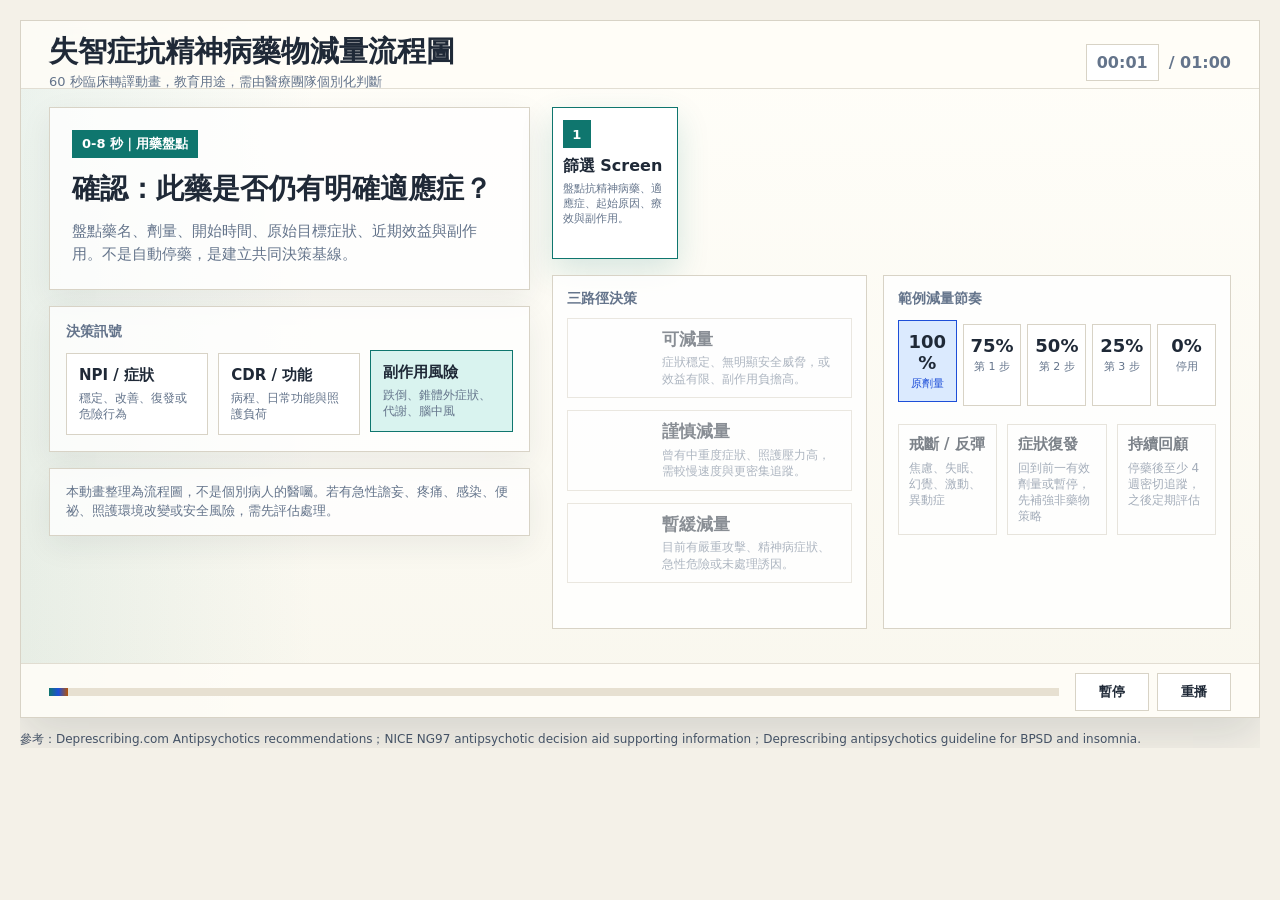
<file: animations/dementia-antipsychotic-taper-flow-60s.html>
<!doctype html>
<html lang="zh-Hant">
<head>
  <meta charset="UTF-8" />
  <meta name="viewport" content="width=device-width, initial-scale=1.0" />
  <title>失智症抗精神病藥物減量流程圖動畫</title>
  <style>
    :root {
      --paper: #fffdf7;
      --canvas: #f4f1e8;
      --ink: #1f2937;
      --muted: #64748b;
      --line: #d8d3c6;
      --teal: #0f766e;
      --teal-soft: #d9f3ef;
      --amber: #b45309;
      --amber-soft: #fff0c2;
      --red: #b42318;
      --red-soft: #ffe2df;
      --blue: #1d4ed8;
      --blue-soft: #dbeafe;
      --green: #15803d;
      --green-soft: #dcfce7;
      --shadow: 0 18px 45px rgba(31, 41, 55, 0.14);
      --ease: cubic-bezier(0.23, 1, 0.32, 1);
    }

    * {
      box-sizing: border-box;
    }

    h1,
    h2,
    h3,
    p,
    span,
    strong,
    button,
    .caption,
    .note {
      overflow-wrap: anywhere;
      word-break: break-word;
    }

    html,
    body {
      margin: 0;
      min-height: 100%;
      background: var(--canvas);
      color: var(--ink);
      font-family: "Microsoft JhengHei", "Noto Sans TC", system-ui, sans-serif;
    }

    body {
      display: grid;
      place-items: center;
      padding: 20px;
      overflow-x: hidden;
    }

    .app {
      width: min(1280px, 100%);
      overflow-x: hidden;
    }

    .stage {
      position: relative;
      width: 100%;
      aspect-ratio: 16 / 9;
      min-height: 620px;
      overflow: hidden;
      background:
        linear-gradient(90deg, rgba(15, 118, 110, 0.08), transparent 24%),
        linear-gradient(180deg, #fffef9, #f9f7ee);
      border: 1px solid var(--line);
      box-shadow: var(--shadow);
    }

    .topbar {
      position: absolute;
      inset: 0 0 auto;
      height: 68px;
      display: grid;
      grid-template-columns: 1fr auto;
      align-items: center;
      gap: 18px;
      padding: 14px 28px 10px;
      border-bottom: 1px solid rgba(216, 211, 198, 0.75);
      background: rgba(255, 253, 247, 0.82);
      backdrop-filter: blur(10px);
      z-index: 8;
    }

    h1 {
      margin: 0;
      font-size: clamp(22px, 2.3vw, 34px);
      line-height: 1.15;
      letter-spacing: 0;
    }

    .subtitle {
      margin-top: 4px;
      color: var(--muted);
      font-size: 13px;
    }

    .timer {
      display: grid;
      grid-auto-flow: column;
      align-items: center;
      gap: 10px;
      font-variant-numeric: tabular-nums;
      color: var(--muted);
      font-weight: 700;
    }

    .time-chip {
      min-width: 64px;
      padding: 8px 10px;
      border: 1px solid var(--line);
      background: white;
      text-align: center;
    }

    .content {
      position: absolute;
      inset: 68px 0 54px;
      display: grid;
      grid-template-columns: minmax(300px, 0.92fr) minmax(520px, 1.3fr);
      gap: 22px;
      padding: 18px 28px;
    }

    .narrative {
      display: grid;
      grid-template-rows: auto auto auto;
      align-content: start;
      gap: 16px;
      min-width: 0;
    }

    .caption-card,
    .metric-card,
    .legend {
      border: 1px solid var(--line);
      background: rgba(255, 255, 255, 0.78);
      box-shadow: 0 10px 30px rgba(31, 41, 55, 0.07);
    }

    .caption-card {
      padding: 22px;
      min-height: 168px;
    }

    .phase-label {
      display: inline-flex;
      align-items: center;
      min-height: 28px;
      padding: 4px 10px;
      margin-bottom: 12px;
      color: white;
      background: var(--teal);
      font-size: 13px;
      font-weight: 800;
    }

    .caption {
      margin: 0;
      font-size: clamp(20px, 2.2vw, 30px);
      line-height: 1.35;
      font-weight: 800;
    }

    .note {
      margin: 12px 0 0;
      color: var(--muted);
      font-size: 15px;
      line-height: 1.55;
    }

    .metric-card {
      padding: 16px;
    }

    .metric-title {
      margin: 0 0 12px;
      font-size: 14px;
      color: var(--muted);
      font-weight: 800;
    }

    .risk-grid {
      display: grid;
      grid-template-columns: repeat(3, 1fr);
      gap: 10px;
    }

    .risk {
      min-height: 82px;
      padding: 12px;
      border: 1px solid var(--line);
      background: white;
      transition: transform 220ms var(--ease), border-color 220ms var(--ease), background 220ms var(--ease);
    }

    .risk strong {
      display: block;
      margin-bottom: 5px;
      font-size: 15px;
    }

    .risk span {
      display: block;
      color: var(--muted);
      font-size: 12px;
      line-height: 1.35;
    }

    .risk.active {
      transform: translateY(-3px);
      border-color: var(--teal);
      background: var(--teal-soft);
    }

    .legend {
      padding: 14px 16px;
      color: var(--muted);
      font-size: 13px;
      line-height: 1.45;
    }

    .flow {
      min-width: 0;
      display: grid;
      grid-template-rows: auto 1fr auto;
      gap: 16px;
    }

    .steps {
      display: grid;
      grid-template-columns: repeat(5, 1fr);
      gap: 12px;
    }

    .step {
      position: relative;
      min-height: 96px;
      padding: 12px 10px;
      border: 1px solid var(--line);
      background: rgba(255, 255, 255, 0.78);
      transform: translateY(14px);
      opacity: 0;
      transition: opacity 420ms var(--ease), transform 420ms var(--ease), border-color 260ms var(--ease), background 260ms var(--ease);
    }

    .step.visible {
      opacity: 1;
      transform: translateY(0);
    }

    .step.active {
      border-color: var(--teal);
      background: #ffffff;
      box-shadow: 0 12px 30px rgba(15, 118, 110, 0.16);
    }

    .step-num {
      display: inline-grid;
      place-items: center;
      width: 28px;
      height: 28px;
      margin-bottom: 8px;
      color: white;
      background: var(--teal);
      font-size: 13px;
      font-weight: 900;
    }

    .step h2 {
      margin: 0 0 7px;
      font-size: clamp(16px, 1.25vw, 20px);
      line-height: 1.2;
      letter-spacing: 0;
    }

    .step p {
      margin: 0;
      color: var(--muted);
      font-size: 11px;
      line-height: 1.35;
    }

    .diagram {
      position: relative;
      display: grid;
      grid-template-columns: 0.95fr 1.05fr;
      gap: 16px;
      min-height: 0;
    }

    .decision-board,
    .taper-board {
      position: relative;
      overflow: hidden;
      border: 1px solid var(--line);
      background: rgba(255, 255, 255, 0.82);
      padding: 14px;
    }

    .board-title {
      margin: 0 0 10px;
      color: var(--muted);
      font-size: 14px;
      font-weight: 900;
    }

    .decision-paths {
      display: grid;
      gap: 12px;
    }

    .path {
      display: grid;
      grid-template-columns: 72px 1fr;
      gap: 12px;
      align-items: center;
      min-height: 72px;
      padding: 10px;
      border: 1px solid var(--line);
      background: white;
      opacity: 0.52;
      transition: opacity 260ms var(--ease), transform 260ms var(--ease), border-color 260ms var(--ease), background 260ms var(--ease);
    }

    .path.active {
      opacity: 1;
      transform: translateX(4px);
      border-color: currentColor;
    }

    .path.deprescribe {
      color: var(--green);
    }

    .path.caution {
      color: var(--amber);
    }

    .path.hold {
      color: var(--red);
    }

    .path-icon {
      display: grid;
      place-items: center;
      width: 52px;
      height: 52px;
      color: white;
      background: currentColor;
      font-size: 24px;
      font-weight: 900;
    }

    .path h3 {
      margin: 0 0 5px;
      color: var(--ink);
      font-size: 17px;
      line-height: 1.2;
    }

    .path p {
      margin: 0;
      color: var(--muted);
      font-size: 12px;
      line-height: 1.38;
    }

    .dose-track {
      display: grid;
      grid-template-columns: repeat(5, 1fr);
      gap: 6px;
      margin-top: 16px;
    }

    .dose {
      position: relative;
      min-height: 78px;
      padding: 10px 6px;
      border: 1px solid var(--line);
      background: white;
      color: var(--muted);
      text-align: center;
      transition: background 260ms var(--ease), color 260ms var(--ease), transform 260ms var(--ease), border-color 260ms var(--ease);
    }

    .dose strong {
      display: block;
      margin-bottom: 4px;
      color: var(--ink);
      font-size: 18px;
    }

    .dose span {
      display: block;
      font-size: 11px;
      line-height: 1.25;
    }

    .dose.active {
      transform: translateY(-4px);
      border-color: var(--blue);
      background: var(--blue-soft);
      color: var(--blue);
    }

    .monitor {
      display: grid;
      grid-template-columns: repeat(3, 1fr);
      gap: 10px;
      margin-top: 18px;
    }

    .monitor-item {
      min-height: 82px;
      padding: 10px;
      border: 1px solid var(--line);
      background: white;
      opacity: 0.58;
      transition: opacity 260ms var(--ease), border-color 260ms var(--ease), background 260ms var(--ease);
    }

    .monitor-item.active {
      opacity: 1;
      border-color: var(--teal);
      background: var(--teal-soft);
    }

    .monitor-item strong {
      display: block;
      margin-bottom: 6px;
      font-size: 15px;
    }

    .monitor-item span {
      display: block;
      color: var(--muted);
      font-size: 12px;
      line-height: 1.35;
    }

    .footer {
      position: absolute;
      inset: auto 0 0;
      height: 54px;
      display: grid;
      grid-template-columns: 1fr auto;
      align-items: center;
      gap: 16px;
      padding: 9px 28px 12px;
      background: rgba(255, 253, 247, 0.88);
      border-top: 1px solid rgba(216, 211, 198, 0.75);
      z-index: 8;
    }

    .progress-wrap {
      min-width: 0;
    }

    .progress {
      height: 8px;
      overflow: hidden;
      background: #e7e0d1;
    }

    .progress-bar {
      width: 0%;
      height: 100%;
      background: linear-gradient(90deg, var(--teal), var(--blue), var(--amber));
      transition: width 100ms linear;
    }

    .controls {
      display: grid;
      grid-auto-flow: column;
      gap: 8px;
    }

    button {
      min-width: 74px;
      border: 1px solid var(--line);
      background: white;
      color: var(--ink);
      padding: 9px 12px;
      font: inherit;
      font-size: 13px;
      font-weight: 800;
      cursor: pointer;
    }

    button:hover {
      border-color: var(--teal);
    }

    .sources {
      margin-top: 12px;
      color: #475569;
      font-size: 12px;
      line-height: 1.5;
    }

    .sources a {
      color: #0f766e;
    }

    @media (max-width: 980px) {
      body {
        display: block;
        padding: 0;
        width: 100%;
      }

      .app,
      .stage,
      .content,
      .narrative,
      .flow,
      .diagram,
      .caption-card,
      .metric-card,
      .legend,
      .decision-board,
      .taper-board {
        width: 100%;
        max-width: 100%;
        min-width: 0;
      }

      .stage {
        min-height: 1080px;
        aspect-ratio: auto;
        border: 0;
      }

      .topbar,
      .footer {
        position: relative;
        inset: auto;
        height: auto;
      }

      .topbar {
        grid-template-columns: 1fr;
        gap: 10px;
      }

      .timer {
        justify-self: start;
      }

      .content {
        position: relative;
        inset: auto;
        grid-template-columns: 1fr;
        padding: 18px;
      }

      .diagram {
        grid-template-columns: 1fr;
      }

      .steps {
        grid-template-columns: 1fr;
      }

      .risk-grid,
      .monitor {
        grid-template-columns: 1fr;
      }

      .dose-track {
        grid-template-columns: repeat(2, minmax(0, 1fr));
      }

      .dose:last-child {
        grid-column: 1 / -1;
      }

      .footer {
        grid-template-columns: 1fr;
      }

      h1,
      h2,
      h3,
      p,
      span,
      strong,
      .caption,
      .note {
        word-break: break-all;
        line-break: anywhere;
      }
    }
  </style>
</head>
<body>
  <div class="app">
    <main class="stage" aria-label="失智症抗精神病藥物減量流程圖動畫">
      <header class="topbar">
        <div>
          <h1>失智症抗精神病藥物減量流程圖</h1>
          <div class="subtitle">60 秒臨床轉譯動畫，教育用途，需由醫療團隊個別化判斷</div>
        </div>
        <div class="timer" aria-label="動畫時間">
          <span id="phaseTime" class="time-chip">00:00</span>
          <span>/ 01:00</span>
        </div>
      </header>

      <section class="content">
        <aside class="narrative" aria-live="polite">
          <div class="caption-card">
            <div id="phaseLabel" class="phase-label">開場</div>
            <p id="caption" class="caption">確認：此藥是否仍有明確適應症？</p>
            <p id="note" class="note">目標不是「立刻停藥」，而是把用藥必要性、風險與照護目標放回同一張決策圖。</p>
          </div>

          <div class="metric-card">
            <p class="metric-title">決策訊號</p>
            <div class="risk-grid">
              <div class="risk" data-risk="symptom">
                <strong>NPI / 症狀</strong>
                <span>穩定、改善、復發或危險行為</span>
              </div>
              <div class="risk" data-risk="function">
                <strong>CDR / 功能</strong>
                <span>病程、日常功能與照護負荷</span>
              </div>
              <div class="risk" data-risk="harm">
                <strong>副作用風險</strong>
                <span>跌倒、錐體外症狀、代謝、腦中風</span>
              </div>
            </div>
          </div>

          <div class="legend">
            本動畫整理為流程圖，不是個別病人的醫囑。若有急性譫妄、疼痛、感染、便祕、照護環境改變或安全風險，需先評估處理。
          </div>
        </aside>

        <section class="flow">
          <div class="steps">
            <article class="step" data-step="screen">
              <span class="step-num">1</span>
              <h2>篩選 Screen</h2>
              <p>盤點抗精神病藥、適應症、起始原因、療效與副作用。</p>
            </article>
            <article class="step" data-step="assess">
              <span class="step-num">2</span>
              <h2>評估 Assess</h2>
              <p>使用 NPI、CDR、照顧者負荷與安全風險分層。</p>
            </article>
            <article class="step" data-step="decide">
              <span class="step-num">3</span>
              <h2>決策 Decide</h2>
              <p>分成可減量、謹慎減量、暫緩減量三條路徑。</p>
            </article>
            <article class="step" data-step="intervene">
              <span class="step-num">4</span>
              <h2>介入 Intervene</h2>
              <p>非藥物策略並行，通常每 1 至 2 週降 25% 至 50%。</p>
            </article>
            <article class="step" data-step="monitor">
              <span class="step-num">5</span>
              <h2>監測 Monitor</h2>
              <p>追蹤復發、戒斷、副作用、功能與生活品質。</p>
            </article>
          </div>

          <div class="diagram">
            <div class="decision-board">
              <p class="board-title">三路徑決策</p>
              <div class="decision-paths">
                <article class="path deprescribe" data-path="deprescribe">
                  <div class="path-icon">✓</div>
                  <div>
                    <h3>可減量</h3>
                    <p>症狀穩定、無明顯安全威脅，或效益有限、副作用負擔高。</p>
                  </div>
                </article>
                <article class="path caution" data-path="caution">
                  <div class="path-icon">!</div>
                  <div>
                    <h3>謹慎減量</h3>
                    <p>曾有中重度症狀、照護壓力高，需較慢速度與更密集追蹤。</p>
                  </div>
                </article>
                <article class="path hold" data-path="hold">
                  <div class="path-icon">×</div>
                  <div>
                    <h3>暫緩減量</h3>
                    <p>目前有嚴重攻擊、精神病症狀、急性危險或未處理誘因。</p>
                  </div>
                </article>
              </div>
            </div>

            <div class="taper-board">
              <p class="board-title">範例減量節奏</p>
              <div class="dose-track">
                <div class="dose" data-dose="100"><strong>100%</strong><span>原劑量</span></div>
                <div class="dose" data-dose="75"><strong>75%</strong><span>第 1 步</span></div>
                <div class="dose" data-dose="50"><strong>50%</strong><span>第 2 步</span></div>
                <div class="dose" data-dose="25"><strong>25%</strong><span>第 3 步</span></div>
                <div class="dose" data-dose="0"><strong>0%</strong><span>停用</span></div>
              </div>

              <div class="monitor">
                <div class="monitor-item" data-monitor="withdrawal">
                  <strong>戒斷 / 反彈</strong>
                  <span>焦慮、失眠、幻覺、激動、異動症</span>
                </div>
                <div class="monitor-item" data-monitor="relapse">
                  <strong>症狀復發</strong>
                  <span>回到前一有效劑量或暫停，先補強非藥物策略</span>
                </div>
                <div class="monitor-item" data-monitor="review">
                  <strong>持續回顧</strong>
                  <span>停藥後至少 4 週密切追蹤，之後定期評估</span>
                </div>
              </div>
            </div>
          </div>
        </section>
      </section>

      <footer class="footer">
        <div class="progress-wrap">
          <div class="progress" aria-label="播放進度">
            <div id="progressBar" class="progress-bar"></div>
          </div>
        </div>
        <div class="controls">
          <button id="playPause" type="button">暫停</button>
          <button id="restart" type="button">重播</button>
        </div>
      </footer>
    </main>

    <div class="sources">
      參考：Deprescribing.com Antipsychotics recommendations；NICE NG97 antipsychotic decision aid supporting information；Deprescribing antipsychotics guideline for BPSD and insomnia.
    </div>
  </div>

  <script>
    const duration = 60;
    const scenes = [
      {
        start: 0,
        end: 8,
        label: "0-8 秒｜用藥盤點",
        caption: "確認：此藥是否仍有明確適應症？",
        note: "盤點藥名、劑量、開始時間、原始目標症狀、近期效益與副作用。不是自動停藥，是建立共同決策基線。",
        step: "screen",
        risks: ["harm"],
        path: null,
        dose: "100",
        monitor: null
      },
      {
        start: 8,
        end: 20,
        label: "8-20 秒｜風險與症狀分層",
        caption: "依 NPI、CDR、照顧者負荷與安全風險分層。",
        note: "同時找可逆誘因：疼痛、感染、便祕、譫妄、睡眠、環境壓力與照護互動。",
        step: "assess",
        risks: ["symptom", "function", "harm"],
        path: null,
        dose: "100",
        monitor: null
      },
      {
        start: 20,
        end: 32,
        label: "20-32 秒｜三路徑決策",
        caption: "分成三路徑：可減量、謹慎減量、暫緩減量。",
        note: "症狀穩定且安全風險低時，可進入減量；若有嚴重危險、急性精神病或未處理誘因，先暫緩。",
        step: "decide",
        risks: ["symptom", "harm"],
        path: "deprescribe",
        dose: "100",
        monitor: null
      },
      {
        start: 32,
        end: 44,
        label: "32-44 秒｜個別化減量",
        caption: "常見節奏：每 1 至 2 週降 25% 至 50%。",
        note: "長期、高劑量、曾減量失敗或低劑量尾端，可採更小幅度與更長間隔。",
        step: "intervene",
        risks: ["harm"],
        path: "deprescribe",
        dose: null,
        monitor: "withdrawal"
      },
      {
        start: 44,
        end: 54,
        label: "44-54 秒｜復發處理",
        caption: "若復發，先補強非藥物策略，再放慢或暫停。",
        note: "避免把所有行為變化都歸因於減藥；重新檢查疼痛、譫妄、環境刺激與照護壓力。",
        step: "monitor",
        risks: ["symptom", "function"],
        path: "caution",
        dose: "25",
        monitor: "relapse"
      },
      {
        start: 54,
        end: 60,
        label: "54-60 秒｜回到共同決策",
        caption: "停用後仍要追蹤，之後定期回顧用藥必要。",
        note: "若多次減量失敗，可維持最低有效劑量，但需明確記錄效益大於風險，並定期再評估。",
        step: "monitor",
        risks: ["symptom", "function", "harm"],
        path: "hold",
        dose: "0",
        monitor: "review"
      }
    ];

    const $ = (selector) => document.querySelector(selector);
    const $$ = (selector) => Array.from(document.querySelectorAll(selector));

    const phaseTime = $("#phaseTime");
    const phaseLabel = $("#phaseLabel");
    const caption = $("#caption");
    const note = $("#note");
    const progressBar = $("#progressBar");
    const playPause = $("#playPause");
    const restart = $("#restart");

    let startTime = performance.now();
    let pausedAt = 0;
    let playing = true;

    function sceneAt(t) {
      return scenes.find((scene) => t >= scene.start && t < scene.end) || scenes[scenes.length - 1];
    }

    function formatTime(t) {
      const seconds = Math.max(0, Math.min(duration, Math.floor(t)));
      return `00:${String(seconds).padStart(2, "0")}`;
    }

    function setActive(items, activeValues, attribute) {
      const set = new Set(Array.isArray(activeValues) ? activeValues : activeValues ? [activeValues] : []);
      items.forEach((item) => {
        const value = item.dataset[attribute];
        item.classList.toggle("active", set.has(value));
      });
    }

    function updateDose(t, scene) {
      let activeDose = scene.dose;
      if (scene.step === "intervene") {
        const segment = (t - scene.start) / (scene.end - scene.start);
        if (segment < 0.22) activeDose = "100";
        else if (segment < 0.44) activeDose = "75";
        else if (segment < 0.66) activeDose = "50";
        else if (segment < 0.86) activeDose = "25";
        else activeDose = "0";
      }
      setActive($$(".dose"), activeDose, "dose");
    }

    function render(t) {
      const clamped = Math.max(0, Math.min(duration, t));
      const scene = sceneAt(clamped);
      phaseTime.textContent = formatTime(clamped);
      phaseLabel.textContent = scene.label;
      caption.textContent = scene.caption;
      note.textContent = scene.note;
      progressBar.style.width = `${(clamped / duration) * 100}%`;

      $$(".step").forEach((step) => {
        const order = ["screen", "assess", "decide", "intervene", "monitor"];
        const activeIndex = order.indexOf(scene.step);
        const stepIndex = order.indexOf(step.dataset.step);
        step.classList.toggle("visible", stepIndex <= activeIndex);
        step.classList.toggle("active", step.dataset.step === scene.step);
      });

      setActive($$(".risk"), scene.risks, "risk");
      setActive($$(".path"), scene.path, "path");
      setActive($$(".monitor-item"), scene.monitor, "monitor");
      updateDose(clamped, scene);
    }

    function tick(now) {
      if (playing) {
        const elapsed = (now - startTime) / 1000;
        if (elapsed >= duration) {
          render(duration);
          playing = false;
          pausedAt = duration;
          playPause.textContent = "播放";
        } else {
          render(elapsed);
        }
      }
      requestAnimationFrame(tick);
    }

    playPause.addEventListener("click", () => {
      if (playing) {
        pausedAt = (performance.now() - startTime) / 1000;
        playing = false;
        playPause.textContent = "播放";
      } else {
        startTime = performance.now() - pausedAt * 1000;
        playing = true;
        playPause.textContent = "暫停";
      }
    });

    restart.addEventListener("click", () => {
      startTime = performance.now();
      pausedAt = 0;
      playing = true;
      playPause.textContent = "暫停";
      render(0);
    });

    render(0);
    requestAnimationFrame(tick);
  </script>
</body>
</html>
</file>
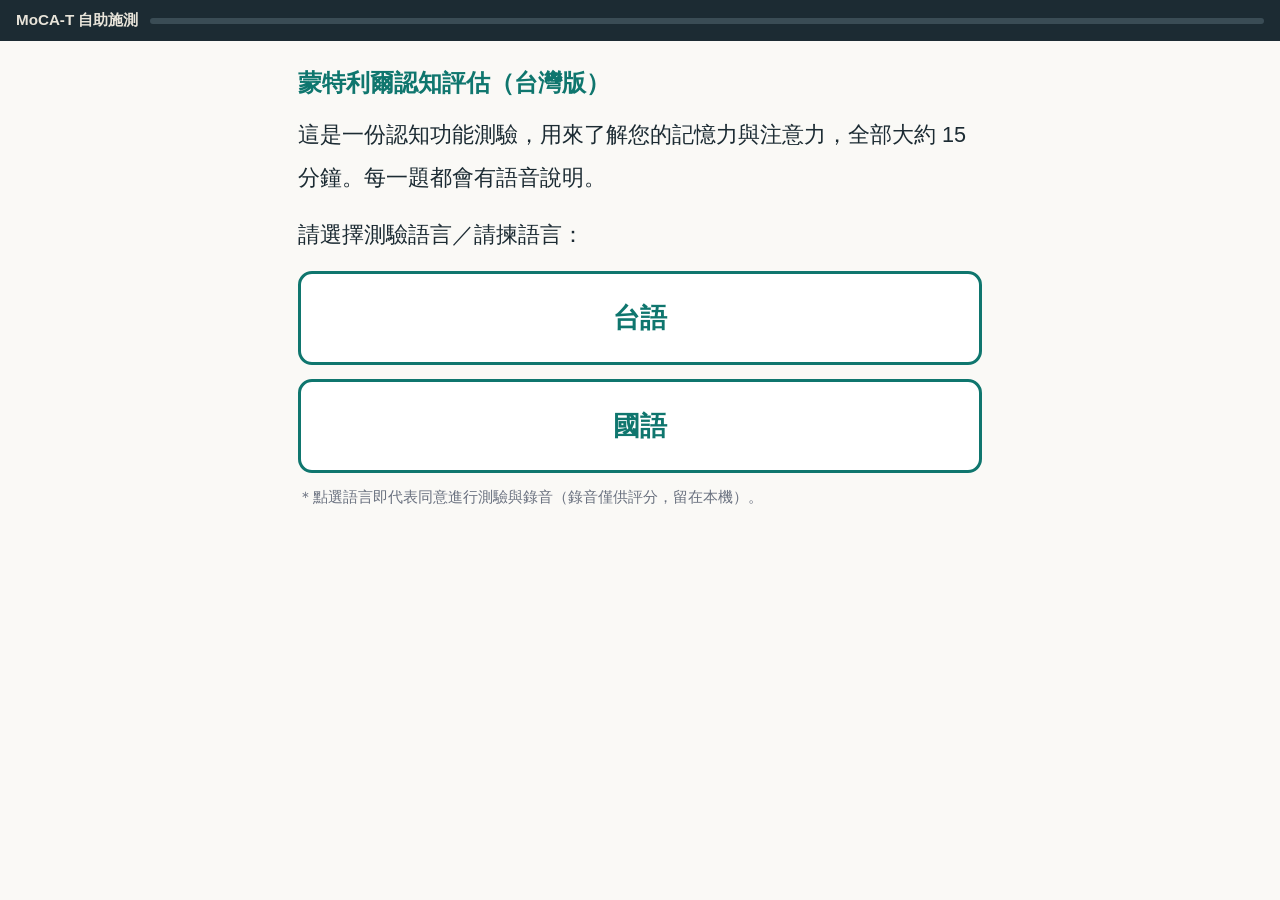
<file: moca-t/self.html>
<!DOCTYPE html>
<html lang="zh-Hant">
<head>
<meta charset="UTF-8">
<meta name="viewport" content="width=device-width, initial-scale=1, maximum-scale=1, user-scalable=no">
<title>MoCA 台灣版｜受測者自助施測</title>
<style>
  :root{--ink:#1c2b33;--paper:#faf9f6;--card:#fff;--line:#e3ded4;--accent:#0f766e;
        --accent-soft:#e6f2f0;--muted:#6b7280;--warn:#b45309;--err:#c0392b;--rec:#d92d20;}
  *{box-sizing:border-box;margin:0;padding:0;-webkit-tap-highlight-color:transparent;}
  html,body{height:100%;}
  body{font-family:"Noto Sans TC","Microsoft JhengHei",sans-serif;background:var(--paper);color:var(--ink);
       display:flex;flex-direction:column;overflow:hidden;}
  .top{background:var(--ink);color:#e8e4da;padding:10px 16px;display:flex;align-items:center;gap:12px;flex-shrink:0;}
  .top .t{font-weight:700;font-size:.95rem;}
  .top .bar{flex:1;height:6px;background:#3a4c55;border-radius:3px;overflow:hidden;}
  .top .bar i{display:block;height:100%;background:var(--accent);width:0;transition:width .3s;}
  #stage{flex:1;overflow-y:auto;-webkit-overflow-scrolling:touch;}
  .page{max-width:720px;margin:0 auto;padding:26px 18px 40px;animation:fade .25s;}
  @keyframes fade{from{opacity:0;}to{opacity:1;}}
  h2{font-size:1.5rem;color:var(--accent);margin-bottom:10px;}
  .bigtext{font-size:1.35rem;line-height:2;margin:14px 0;}
  .note{font-size:.95rem;color:var(--muted);margin:10px 0;}
  .bigbtn{display:block;width:100%;margin:20px 0 0;padding:20px;font-size:1.5rem;font-weight:700;
          background:var(--accent);color:#fff;border:none;border-radius:12px;cursor:pointer;font-family:inherit;}
  .bigbtn.gray{background:#8a938f;}
  .bigbtn:disabled{opacity:.45;}
  .bigbtn.rec{background:var(--rec);}
  .langbtn{display:block;width:100%;margin:14px 0;padding:26px;font-size:1.7rem;font-weight:700;
           background:#fff;color:var(--accent);border:3px solid var(--accent);border-radius:14px;cursor:pointer;font-family:inherit;}
  .statusbox{display:flex;flex-direction:column;align-items:center;gap:14px;margin:30px 0;}
  .bigicon{font-size:4.5rem;}
  .pulse{animation:pulse 1s infinite;}
  @keyframes pulse{0%,100%{opacity:1;}50%{opacity:.35;}}
  .recdot{width:22px;height:22px;border-radius:50%;background:var(--rec);display:inline-block;margin-right:8px;}
  .countdown{font-size:3.2rem;font-weight:700;color:var(--accent);font-variant-numeric:tabular-nums;}
  .form label{display:block;margin:14px 0 4px;font-weight:700;font-size:1.05rem;}
  .form input,.form select{width:100%;padding:14px;font-size:1.15rem;border:1px solid var(--line);border-radius:8px;font-family:inherit;background:#fff;}
  .form .row{display:grid;grid-template-columns:1fr 1fr;gap:12px;}
  .canv{border:2px solid var(--line);border-radius:8px;background:#fff;touch-action:none;display:block;width:100%;}
  .canvbar{display:flex;gap:10px;margin:10px 0;}
  .canvbar button{border:1px solid var(--muted);background:#fff;border-radius:8px;padding:12px 20px;font-size:1.05rem;cursor:pointer;font-family:inherit;}
  .refimg{text-align:center;margin:8px 0;}
  .animalimg{display:block;max-width:78%;max-height:34vh;margin:10px auto;border:1px solid var(--line);border-radius:8px;background:#fff;padding:8px;}
  /* trail */
  #trailSvg{width:100%;max-width:560px;display:block;margin:8px auto;touch-action:manipulation;}
  #trailSvg circle{fill:#fff;stroke:var(--ink);stroke-width:3;cursor:pointer;}
  #trailSvg g.done circle{fill:var(--accent-soft);stroke:var(--accent);}
  #trailSvg g.err circle{stroke:var(--err);fill:#fdeceb;}
  #trailSvg text{font-size:24px;font-weight:700;text-anchor:middle;dominant-baseline:central;pointer-events:none;}
  #trailSvg .lbl{font-size:14px;fill:var(--muted);font-weight:400;}
  #trailSvg line{stroke:var(--accent);stroke-width:3;stroke-dasharray:6 5;}
  /* vigilance */
  .vigbtn{display:block;width:82%;margin:26px auto;padding:60px 20px;font-size:2.2rem;font-weight:700;
          background:#fff;color:var(--accent);border:5px solid var(--accent);border-radius:20px;cursor:pointer;font-family:inherit;}
  .vigbtn:active{background:var(--accent-soft);}
  /* staff */
  table.simple{border-collapse:collapse;width:100%;margin:10px 0;font-size:.9rem;background:#fff;}
  table.simple th,table.simple td{border:1px solid var(--line);padding:6px 8px;text-align:center;}
  table.simple th{background:var(--accent-soft);color:var(--accent);}
  table.simple td.name{text-align:left;font-weight:700;}
  .sitem{background:var(--card);border:1px solid var(--line);border-radius:8px;padding:12px 14px;margin:10px 0;}
  .sitem h4{color:var(--accent);margin-bottom:6px;font-size:1rem;}
  .sitem audio{width:100%;margin:4px 0;}
  .sitem label{display:flex;align-items:center;gap:8px;padding:5px 2px;font-size:.95rem;cursor:pointer;}
  .sitem input[type=checkbox]{width:20px;height:20px;accent-color:var(--accent);}
  .sitem input[type=number]{width:6em;padding:6px;font-size:1rem;border:1px solid var(--line);border-radius:6px;}
  .drawimg{max-width:300px;border:1px solid var(--line);border-radius:6px;background:#fff;}
  .warnbox{background:#fdf6ec;border:1px solid #ecd9b0;border-radius:8px;padding:10px 14px;font-size:.85rem;color:var(--warn);margin:12px 0;}
  .got{font-weight:700;color:var(--accent);}
  /* 列印報告（沿用施測者版樣式） */
  #printReport{display:none;}
  @media print{
    body > *:not(#printReport){display:none !important;}
    body{overflow:visible;display:block;background:#fff;}
    #printReport{display:block !important;font-size:11pt;color:#1c2b33;}
  }
  #printReport .rp-head{border-bottom:3px solid var(--accent);padding-bottom:8px;margin-bottom:12px;}
  #printReport h1{font-size:16pt;color:var(--accent);}
  #printReport table{border-collapse:collapse;width:100%;margin:8px 0;font-size:10pt;}
  #printReport th,#printReport td{border:1px solid #bbb;padding:4px 8px;text-align:center;}
  #printReport th{background:#e6f2f0;color:#0f766e;}
  #printReport td.name{text-align:left;font-weight:700;}
  #printReport .rp-draws{display:flex;gap:14px;flex-wrap:wrap;margin:10px 0;}
  #printReport .rp-draws img{width:250px;background:#fff;border:1px solid #bbb;}
  #printReport .rp-notes{font-size:9pt;color:#555;margin-top:10px;border-top:1px solid #bbb;padding-top:6px;line-height:1.7;}
</style>
</head>
<body>
<div class="top"><span class="t">MoCA-T 自助施測</span><div class="bar"><i id="pbar"></i></div></div>
<div id="stage"></div>
<audio id="speaker" preload="auto"></audio>

<script>
"use strict";
const NORM = {"percentile": [1, 2, 3, 4, 5, 6, 7, 8, 9, 10, 11, 12, 13, 14, 15, 16, 17, 18, 19, 20, 21, 22, 23, 24, 25, 26, 27, 28, 29, 30, 31, 32, 33, 34, 35, 36, 37, 38, 39, 40, 41, 42, 43, 44, 45, 46, 47, 48, 49, 50, 51, 52, 53, 54, 55, 56, 57, 58, 59, 60, 61, 62, 63, 64, 65, 66, 67, 68, 69, 70, 71, 72, 73, 74, 75, 76, 77, 78, 79, 80, 81, 82, 83, 84, 85, 86, 87, 88, 89, 90, 91, 92, 93, 94, 95, 96, 97, 98, 99], "thresholds": {"total": [17.12298, 18.66938, 19.25138, 19.93538, 20.389780000000002, 20.747780000000002, 21.18498, 21.54658, 21.84178, 22.10778, 22.29498, 22.48218, 22.66698, 22.872980000000002, 23.03978, 23.17978, 23.36378, 23.52498, 23.66178, 23.849780000000003, 23.96898, 24.140980000000003, 24.215780000000002, 24.33738, 24.47978, 24.59058, 24.68538, 24.81178, 24.94978, 25.089779999999998, 25.144579999999998, 25.21978, 25.27818, 25.36978, 25.42778, 25.50898, 25.58978, 25.66978, 25.759780000000003, 25.843780000000002, 25.88578, 25.946180000000002, 26.014979999999998, 26.09978, 26.15778, 26.22138, 26.32378, 26.39538, 26.48698, 26.54178, 26.60858, 26.697779999999998, 26.79778, 26.85378, 26.915779999999998, 27.018980000000003, 27.057779999999998, 27.139780000000002, 27.21778, 27.28378, 27.33778, 27.40458, 27.47978, 27.51378, 27.58778, 27.66978, 27.759780000000003, 27.82578, 27.877779999999998, 27.94978, 28.013779999999997, 28.06338, 28.12578, 28.14378, 28.22778, 28.30978, 28.39978, 28.473779999999998, 28.51778, 28.59378, 28.66978, 28.74378, 28.77778, 28.877779999999998, 28.967779999999998, 29.054579999999998, 29.119780000000002, 29.193779999999997, 29.24778, 29.32778, 29.42778, 29.51178, 29.59778, 29.71378, 29.877779999999998, 30.03058, 30.15978, 30.46218, 30.747780000000002], "vs": [1.15404, 1.82704, 2.06104, 2.14644, 2.29144, 2.5294399999999997, 2.78344, 2.87104, 2.9304399999999995, 2.98444, 3.05204, 3.08744, 3.1394400000000005, 3.19264, 3.23444, 3.29144, 3.3730400000000005, 3.5116400000000003, 3.6338399999999997, 3.7264399999999998, 3.7716399999999997, 3.7994399999999997, 3.82684, 3.84704, 3.856439999999999, 3.8704399999999994, 3.8876399999999998, 3.90444, 3.9268399999999994, 3.9354400000000003, 3.9544399999999995, 3.97044, 3.98544, 4.0030399999999995, 4.01844, 4.03044, 4.04984, 4.07004, 4.094239999999999, 4.11344, 4.13784, 4.1554400000000005, 4.18124, 4.20664, 4.234439999999999, 4.27244, 4.3140399999999985, 4.384440000000001, 4.465440000000001, 4.555440000000001, 4.61884, 4.64744, 4.69564, 4.71844, 4.73744, 4.7564400000000004, 4.77544, 4.79444, 4.79944, 4.814439999999999, 4.8292399999999995, 4.83744, 4.850239999999999, 4.856439999999999, 4.86744, 4.878439999999999, 4.8944399999999995, 4.90804, 4.91344, 4.92744, 4.93544, 4.95024, 4.95444, 4.95832, 4.97344, 4.98744, 4.9988399999999995, 5.008439999999999, 5.0182400000000005, 5.03044, 5.04444, 5.052440000000001, 5.06944, 5.08744, 5.09844, 5.10984, 5.125439999999999, 5.13864, 5.15244, 5.16944, 5.196439999999999, 5.20784, 5.22704, 5.24544, 5.26444, 5.29764, 5.323640000000001, 5.36124, 5.432040000000001], "naming": [0.22511, 0.97931, 1.09551, 1.19671, 1.76731, 1.88331, 1.9433099999999999, 1.97251, 1.9993100000000001, 2.02931, 2.05631, 2.07451, 2.1053100000000002, 2.12511, 2.15231, 2.17451, 2.22351, 2.33891, 2.62131, 2.67331, 2.7345099999999998, 2.76731, 2.78191, 2.79931, 2.80931, 2.82031, 2.82731, 2.8313099999999998, 2.83631, 2.84131, 2.84831, 2.85531, 2.85931, 2.86531, 2.86931, 2.87631, 2.8811099999999996, 2.88431, 2.8913100000000003, 2.89731, 2.89831, 2.90471, 2.9113100000000003, 2.91531, 2.9193100000000003, 2.92531, 2.92931, 2.93331, 2.93631, 2.94331, 2.94631, 2.95031, 2.95431, 2.9593100000000003, 2.96431, 2.97051, 2.9723100000000002, 2.97531, 2.98131, 2.98531, 2.98991, 2.99431, 3.0003100000000003, 3.0049099999999997, 3.0103099999999996, 3.01431, 3.02131, 3.0243100000000003, 3.02931, 3.03531, 3.04231, 3.04771, 3.05031, 3.0543099999999996, 3.0613099999999998, 3.06631, 3.07071, 3.07831, 3.08431, 3.09131, 3.09831, 3.10531, 3.11231, 3.12031, 3.12831, 3.1353099999999996, 3.14231, 3.1493100000000003, 3.15631, 3.16731, 3.17731, 3.18731, 3.1955099999999996, 3.20531, 3.2193099999999997, 3.23331, 3.24331, 3.28191, 3.32411], "attention": [3.14986, 3.90786, 4.018260000000001, 4.10866, 4.18306, 4.30706, 4.78386, 4.85106, 4.879060000000001, 4.90706, 4.925859999999999, 4.95306, 4.96826, 4.99106, 5.00906, 5.02906, 5.04706, 5.06506, 5.08866, 5.10306, 5.12706, 5.14786, 5.16906, 5.18306, 5.23306, 5.26306, 5.2938600000000005, 5.37186, 5.6406600000000005, 5.711060000000001, 5.75106, 5.767060000000001, 5.78106, 5.79706, 5.813059999999999, 5.82506, 5.83706, 5.85106, 5.85306, 5.865060000000001, 5.869059999999999, 5.87706, 5.879060000000001, 5.88266, 5.8910599999999995, 5.89306, 5.89706, 5.90706, 5.90906, 5.9150599999999995, 5.921060000000001, 5.92306, 5.92506, 5.93506, 5.93506, 5.93906, 5.94906, 5.94906, 5.95306, 5.9630600000000005, 5.96506, 5.97106, 5.977060000000001, 5.981059999999999, 5.98906, 5.99106, 5.99506, 6.00226, 6.00506, 6.00906, 6.01706, 6.0190600000000005, 6.0282599999999995, 6.03082, 6.037059999999999, 6.04706, 6.05106, 6.05906, 6.06506, 6.075060000000001, 6.079059999999999, 6.08506, 6.0930599999999995, 6.099060000000001, 6.10906, 6.11906, 6.12706, 6.13306, 6.14306, 6.1570599999999995, 6.16506, 6.17306, 6.18506, 6.198659999999999, 6.20906, 6.22746, 6.25746, 6.29106, 6.32266], "language": [0.10453000000000001, 0.32453000000000004, 0.6689299999999998, 0.86473, 0.90713, 0.95573, 1.00413, 1.04613, 1.0797299999999999, 1.1141300000000003, 1.1553299999999997, 1.1881300000000001, 1.23673, 1.29393, 1.3311300000000001, 1.44333, 1.5271300000000003, 1.6587299999999998, 1.7029299999999998, 1.7411299999999998, 1.76013, 1.7981299999999998, 1.82513, 1.8401299999999996, 1.8561299999999998, 1.8741299999999999, 1.8919300000000001, 1.9071299999999998, 1.92393, 1.9331299999999998, 1.95013, 1.9691299999999998, 1.9831299999999998, 2.00213, 2.0211299999999994, 2.0345299999999997, 2.05653, 2.07713, 2.09613, 2.1161299999999996, 2.1381300000000003, 2.16053, 2.19213, 2.21813, 2.24713, 2.26833, 2.30213, 2.32413, 2.35093, 2.39413, 2.45193, 2.4907300000000006, 2.5603300000000013, 2.6140300000000005, 2.64613, 2.6851299999999996, 2.71513, 2.73413, 2.75313, 2.76013, 2.7721299999999998, 2.7893300000000005, 2.80173, 2.81013, 2.8231300000000004, 2.8311299999999995, 2.84813, 2.85513, 2.86713, 2.87413, 2.8845299999999994, 2.8935299999999997, 2.9071299999999995, 2.91213, 2.9261299999999997, 2.93933, 2.95013, 2.96173, 2.977130000000001, 2.98913, 3.0021299999999997, 3.00913, 3.02113, 3.0387299999999997, 3.05113, 3.05913, 3.07453, 3.09313, 3.11213, 3.13213, 3.15013, 3.17113, 3.19213, 3.21393, 3.2381299999999995, 3.2627299999999995, 3.30813, 3.35073, 3.4335300000000015], "abstract": [-1.0479600000000002, -0.8247600000000003, -0.6527600000000003, -0.4759600000000002, -0.4359600000000002, -0.33596000000000026, -0.2559600000000002, -0.17196000000000017, -0.08396000000000016, -0.04796000000000025, 0.06803999999999971, 0.12403999999999979, 0.1640399999999998, 0.22003999999999982, 0.27603999999999984, 0.3560399999999997, 0.39603999999999984, 0.42803999999999975, 0.46803999999999973, 0.5240399999999998, 0.5600399999999998, 0.6040399999999998, 0.6424399999999999, 0.6920399999999999, 0.7200399999999998, 0.7680399999999998, 0.7960399999999999, 0.8360399999999997, 0.8712399999999996, 0.8920399999999997, 0.9240399999999998, 0.9480399999999998, 0.9800399999999998, 1.0120399999999996, 1.0360399999999998, 1.0680399999999997, 1.1112399999999996, 1.12804, 1.1640399999999997, 1.2000399999999998, 1.2200399999999998, 1.2400399999999998, 1.2640399999999998, 1.3000399999999999, 1.3160399999999997, 1.3392400000000007, 1.36404, 1.3984399999999995, 1.4120399999999997, 1.4520399999999998, 1.4640399999999998, 1.4920399999999996, 1.5080399999999998, 1.5160399999999998, 1.5560399999999999, 1.5880399999999997, 1.6040399999999997, 1.6440399999999997, 1.6792399999999996, 1.7000399999999998, 1.7008400000000001, 1.7416400000000003, 1.7800399999999996, 1.7960399999999996, 1.8120399999999997, 1.84484, 1.8760399999999997, 1.8920399999999997, 1.8920399999999997, 1.9360399999999998, 1.9720399999999996, 1.9880399999999998, 1.9960399999999998, 2.00404, 2.07604, 2.08404, 2.12804, 2.16404, 2.18004, 2.22804, 2.2760399999999996, 2.3240399999999997, 2.35604, 2.3800399999999997, 2.4520399999999998, 2.5080400000000003, 2.54804, 2.5840399999999994, 2.64404, 2.70804, 2.8040399999999996, 2.9000399999999997, 2.95604, 3.0432399999999986, 3.14404, 3.33204, 3.5456400000000037, 3.788039999999996, 4.930440000000001], "memory": [-0.13132, -0.02491999999999997, 0.07587999999999986, 0.16547999999999993, 0.25508000000000003, 0.33908000000000005, 0.45108000000000004, 0.60788, 0.83508, 0.94708, 1.0870799999999998, 1.17108, 1.3558800000000006, 1.57268, 1.77908, 1.86308, 1.9190800000000001, 1.9750800000000002, 2.0254800000000004, 2.0870800000000003, 2.14308, 2.1990800000000004, 2.2830800000000004, 2.41508, 2.5910800000000003, 2.6870800000000004, 2.77908, 2.80708, 2.83508, 2.89108, 2.91908, 2.94708, 2.97508, 3.00308, 3.03108, 3.0590800000000002, 3.11508, 3.14308, 3.1710800000000003, 3.22708, 3.25508, 3.33908, 3.42308, 3.50708, 3.5750800000000003, 3.61908, 3.6950800000000004, 3.75108, 3.77908, 3.80708, 3.83508, 3.86308, 3.86308, 3.89108, 3.91908, 3.94708, 3.9750799999999997, 3.9750800000000006, 4.00308, 4.03108, 4.05908, 4.05908, 4.08708, 4.11508, 4.14308, 4.17508, 4.19908, 4.22708, 4.25508, 4.28308, 4.33908, 4.41508, 4.479080000000001, 4.524679999999997, 4.63908, 4.7230799999999995, 4.75108, 4.7790799999999996, 4.80708, 4.83508, 4.86308, 4.86308, 4.89108, 4.91908, 4.91908, 4.94708, 4.947080000000001, 4.97508, 5.00308, 5.03108, 5.05908, 5.059080000000001, 5.11508, 5.14308, 5.17108, 5.19908, 5.25508, 5.33908, 5.473480000000005], "orientation": [4.01152, 4.08272, 4.9023200000000005, 4.94692, 4.96712, 4.9785200000000005, 4.99612, 5.00812, 5.02212, 5.03712, 5.05112, 5.06712, 5.102320000000001, 5.7335199999999995, 5.84412, 5.882720000000001, 5.9015200000000005, 5.91312, 5.92092, 5.92612, 5.93112, 5.93512, 5.9381200000000005, 5.94112, 5.9461200000000005, 5.94732, 5.95112, 5.95212, 5.9541200000000005, 5.95612, 5.95712, 5.95912, 5.96112, 5.96112, 5.96312, 5.96612, 5.96612, 5.96812, 5.97112, 5.97112, 5.97312, 5.97412, 5.97612, 5.97712, 5.9781200000000005, 5.98112, 5.98112, 5.98312, 5.98512, 5.9861200000000006, 5.98812, 5.98912, 5.9911200000000004, 5.99312, 5.994120000000001, 5.99612, 5.99712, 5.99812, 6.00012, 6.002120000000001, 6.00312, 6.005120000000001, 6.0067200000000005, 6.00812, 6.010120000000001, 6.01112, 6.01312, 6.0151200000000005, 6.01712, 6.018120000000001, 6.02212, 6.0231200000000005, 6.026120000000001, 6.026120000000001, 6.02812, 6.0311200000000005, 6.03212, 6.03512, 6.03612, 6.0391200000000005, 6.042120000000001, 6.04412, 6.04612, 6.04812, 6.05112, 6.05312, 6.05712, 6.06012, 6.06112, 6.0631200000000005, 6.06712, 6.0715200000000005, 6.07512, 6.08112, 6.0871200000000005, 6.09612, 6.10112, 6.11212, 6.122120000000001]}};

/* ================= 語音資源 =================
   台語沿用施測者版音檔；國語在 audio/guo/。id 需要語言別名時列在 map。 */
const AUD = {
  tai: { base: "audio/", map: {
    intro: "intro_self", serial7: "serial7_self", vigilance: "vigilance_self", done: "done_self",
    abs_ex: "abs_ex1", abs_ans: "abs_ex3",
    stim_words: "mem_words", stim_fwd: "digits_fwd", stim_bwd: "digits_bwd", stim_vig: "vigilance_seq",
  }, chains: { trail: ["trail", "trail_supp"], ori_time: ["ori_date", "ori_hint"],
               /* topic 用去掉重複開頭的自助版短句，避免「恁有一分鐘…」聽起來講兩遍 */
               fluency: ["fluency_prompt", "fluency_topic_self"] } },
  guo: { base: "audio/guo/", map: {
    stim_words: "mem_words", stim_fwd: "digits_fwd_seq", stim_bwd: "digits_bwd_seq", stim_vig: "vigilance_seq",
  }, chains: {} },
};
let L = "tai";
function urlOf(id){
  const a = AUD[L];
  if (id === "beep") return "audio/beep.mp3";
  if (id === "stop") return "audio/stop.mp3";
  return a.base + (a.map[id] || id) + ".mp3";
}
function clipList(id){
  const c = AUD[L].chains[id];
  return (c ? c : [id]).map(urlOf);
}

/* 單一 <audio> 重用（行動裝置 autoplay 解鎖後可連續換 src 播放） */
const speaker = document.getElementById("speaker");
let chainQueue = [], chainDone = null;
function playChain(urls, onDone){
  chainQueue = urls.slice(); chainDone = onDone || null;
  nextInChain();
}
function nextInChain(){
  if (!chainQueue.length){ if (chainDone) { const f = chainDone; chainDone = null; f(); } return; }
  speaker.src = chainQueue.shift();
  speaker.playbackRate = 1;
  speaker.play().catch(()=>{ /* 極端情況：播放被擋，顯示手動鈕 */ showManualPlay(); });
}
speaker.addEventListener("ended", nextInChain);
function stopAudio(){ chainQueue = []; chainDone = null; speaker.pause(); }
function showManualPlay(){
  const el = document.getElementById("manualPlay");
  if (el) el.style.display = "block";
}
/* 手動恢復播放：重播「當前被擋的段落」（src 已就緒），不是跳下一段 */
function resumeAudio(btn){
  if (btn && btn.parentElement) btn.parentElement.style.display = "none";
  speaker.play().catch(() => showManualPlay());
}

/* ================= 狀態 ================= */
const S = { demo:{}, scores:{}, draw:{}, strokes:{}, auto:{}, lang:null };
const REC = {};            // 錄音 blob URL（僅在記憶體，關閉分頁即消失）
let micOK = false, micStream = null, recorder = null, recChunks = [];

async function ensureMic(){
  try {
    micStream = await navigator.mediaDevices.getUserMedia({ audio: true });
    micOK = true;
  } catch (e) { micOK = false; }
  return micOK;
}
function startRec(recId){
  if (!micOK) return false;
  recChunks = [];
  recorder = new MediaRecorder(micStream);
  recorder.ondataavailable = e => recChunks.push(e.data);
  recorder.onstop = () => { REC[recId] = URL.createObjectURL(new Blob(recChunks, { type: recorder.mimeType })); };
  recorder.start();
  return true;
}
function stopRec(){ if (recorder && recorder.state !== "inactive") recorder.stop(); }

/* ================= 文案（雙語畫面文字；聽覺刺激絕不顯示） ================= */
const T = {
  tai: {
    listen: "請斟酌聽……", speak: "請大聲講出來", speakDone: "講好矣", next: "下一題",
    start: "開始", drawDone: "畫好矣", ready: "準備好就揤「開始」",
    vig: "聽著「一」就揤這粒鈕", thanks: "多謝！測驗結束矣", handback: "請共平板交還予工作人員",
  },
  guo: {
    listen: "請注意聽……", speak: "請大聲說出來", speakDone: "說完了", next: "下一題",
    start: "開始", drawDone: "畫好了", ready: "準備好請按「開始」",
    vig: "聽到「一」就按這個鈕", thanks: "謝謝您！測驗結束", handback: "請將平板交回給工作人員",
  },
};
function tt(k){ return T[L][k]; }

/* ================= 流程定義 ================= */
/* ready 頁 title/hint 不得洩漏答案或聽覺刺激內容 */
const STEPS = [
  { type: "lang" },
  { type: "demo" },
  { type: "ready", title: "第 1 題　連連看", hint: "會有語音說明玩法" },
  { type: "trail" },
  { type: "ready", title: "第 2 題　照圖畫圖", hint: "用手指在畫面上畫" },
  { type: "draw", id: "cvCube", ref: "cube", clip: "cube", h: 300 },
  { type: "ready", title: "第 3 題　畫時鐘", hint: "用手指在畫面上畫" },
  { type: "draw", id: "cvClock", ref: null, clip: "clock", h: 330 },
  { type: "ready", title: "第 4 題　看圖說動物", hint: "看圖、大聲說出名稱" },
  { type: "naming", img: "img/animal_lion.png",  rec: "rec_naming_1" },
  { type: "naming", img: "img/animal_rhino.png", rec: "rec_naming_2" },
  { type: "naming", img: "img/animal_camel.png", rec: "rec_naming_3" },
  { type: "ready", title: "第 5 題　記憶", hint: "注意聽，聽完照記得的說出來" },
  { type: "lr", clips: ["mem1", "stim_words"], rec: "rec_mem_1", max: 25 },
  { type: "lr", clips: ["mem2", "stim_words"], rec: "rec_mem_2", max: 25 },
  { type: "play", clips: ["mem3"] },
  { type: "ready", title: "第 6 題　跟著唸數字", hint: "注意聽，聽完照順序唸出來" },
  { type: "lr", clips: ["digit_fwd", "stim_fwd"], rec: "rec_fwd", max: 12 },
  { type: "lr", clips: ["digit_bwd", "stim_bwd"], rec: "rec_bwd", max: 12 },
  { type: "ready", title: "第 7 題　注意聽、按按鈕", hint: "會有語音說明" },
  { type: "vig" },
  { type: "ready", title: "第 8 題　算術", hint: "聽完說明後大聲算出來" },
  { type: "lr", clips: ["serial7"], rec: "rec_serial7", max: 50, beepStart: true },
  { type: "ready", title: "第 9 題　重複句子", hint: "注意聽，聽完照著唸一次" },
  { type: "lr", clips: ["rep1"], rec: "rec_rep1", max: 14 },
  { type: "lr", clips: ["rep2"], rec: "rec_rep2", max: 14 },
  { type: "ready", title: "第 10 題　說水果", hint: "一分鐘內盡量說" },
  { type: "fluency" },
  { type: "ready", title: "第 11 題　想想看哪裡一樣", hint: "聽完問題大聲回答" },
  { type: "lr", clips: ["abs_ex"], rec: "rec_abs_ex", max: 12 },
  { type: "play", clips: ["abs_ans"] },
  { type: "lr", clips: ["abs_train"], rec: "rec_abs_train", max: 12 },
  { type: "lr", clips: ["abs_watch"], rec: "rec_abs_watch", max: 12 },
  { type: "ready", title: "第 12 題　回想詞語", hint: "說出之前記住的詞" },
  { type: "lr", clips: ["recall"], rec: "rec_recall", max: 25 },
  { type: "ready", title: "第 13 題　時間與地點", hint: "聽完問題大聲回答" },
  { type: "lr", clips: ["ori_time"], rec: "rec_ori_time", max: 22 },
  { type: "lr", clips: ["ori_place"], rec: "rec_ori_place", max: 16 },
  { type: "done" },
  { type: "staff" },
];
let cur = 0;
const stage = document.getElementById("stage");

function go(n){
  stopAudio(); stopRec();
  clearInterval(recCdTimer);   // 防呆：離頁清錄音倒數
  /* 防呆：每次換頁強制重建語音鏈監聽（先移除再掛，冪等）——
     任何頁面若動過 speaker 的監聽器，離開該頁時一律自動復原 */
  speaker.removeEventListener("ended", nextInChain);
  speaker.addEventListener("ended", nextInChain);
  cur = Math.max(0, Math.min(n, STEPS.length - 1));
  document.getElementById("pbar").style.width = (cur / (STEPS.length - 2) * 100) + "%";
  render();
}
function next(){ go(cur + 1); }

/* ================= 渲染 ================= */
function render(){
  const st = STEPS[cur];
  stage.innerHTML = "";
  const div = document.createElement("div");
  div.className = "page";
  stage.appendChild(div);
  RENDER[st.type](div, st);
  stage.scrollTop = 0;
}

const RENDER = {
  /* --- 語言選擇＋簡介 --- */
  lang(el){
    el.innerHTML = `
      <h2>蒙特利爾認知評估（台灣版）</h2>
      <p class="bigtext">這是一份認知功能測驗，用來了解您的記憶力與注意力，全部大約 15 分鐘。每一題都會有語音說明。</p>
      <p class="bigtext">請選擇測驗語言／請揀語言：</p>
      <button class="langbtn" id="btnTai">台語</button>
      <button class="langbtn" id="btnGuo">國語</button>
      <p class="note">＊點選語言即代表同意進行測驗與錄音（錄音僅供評分，留在本機）。</p>`;
    el.querySelector("#btnTai").onclick = () => chooseLang("tai");
    el.querySelector("#btnGuo").onclick = () => chooseLang("guo");
  },
  /* --- 基本資料（工作人員代填） --- */
  demo(el){
    el.innerHTML = `
      <h2>基本資料（工作人員填寫）</h2>
      <div class="form">
        <label>姓名／代號</label><input id="fName" autocomplete="off">
        <label>病歷號</label><input id="fChart" autocomplete="off">
        <div class="row">
          <div><label>年齡（16–90）＊</label><input id="fAge" type="number" inputmode="numeric" autocomplete="off"></div>
          <div><label>教育年數（0–19）＊</label><input id="fEdu" type="number" inputmode="numeric" autocomplete="off"></div>
        </div>
        <label>性別＊</label>
        <select id="fSex"><option value="">請選擇</option><option value="1">男</option><option value="0">女</option></select>
      </div>
      <div class="warnbox" id="micWarn" style="display:none">⚠️ 無法取得麥克風權限——口語題將不會錄音，需工作人員在旁記錄。</div>
      <button class="bigbtn" id="btnBegin">交給受測者，開始測驗 ›</button>`;
    el.querySelector("#btnBegin").onclick = async () => {
      const v = id => el.querySelector(id).value;
      if (!v("#fAge") || !v("#fEdu") || !v("#fSex")){ alert("請填年齡、教育年數、性別（常模計算必要）"); return; }
      S.demo = { name: v("#fName"), chartNumber: v("#fChart"), age: v("#fAge"), edu: v("#fEdu"), sex: v("#fSex") };
      if (!micOK) await ensureMic();
      if (!micOK) el.querySelector("#micWarn").style.display = "block";
      /* 在使用者手勢內播完整段開場簡介（同時解鎖音訊），播完才進第一題
         ——不可提早 next()：換頁會 stopAudio() 把簡介掐掉 */
      el.querySelector("#btnBegin").style.display = "none";
      el.querySelector(".form").insertAdjacentHTML("beforebegin",
        `<div class="statusbox"><span class="bigicon pulse">🔊</span><span class="bigtext">${tt("listen")}</span></div>
         <div id="manualPlay" style="display:none"><button class="bigbtn gray" onclick="resumeAudio(this)">▶ 播放</button></div>`);
      playChain(clipList("intro"), () => next());
    };
  },
  /* --- 過場提示頁 --- */
  ready(el, st){
    el.innerHTML = `
      <h2>${st.title}</h2>
      <p class="bigtext">${st.hint}</p>
      <p class="note">${tt("ready")}</p>
      <button class="bigbtn" id="btnGo">${tt("start")} ▶</button>`;
    el.querySelector("#btnGo").onclick = () => next();
  },
  /* --- 交替轉換 --- */
  trail(el){
    el.innerHTML = `
      <div class="statusbox" id="listenBox"><span class="bigicon pulse">🔊</span><span class="bigtext">${tt("listen")}</span></div>
      <div id="manualPlay" style="display:none"><button class="bigbtn gray" onclick="resumeAudio(this)">▶ 播放說明</button></div>
      <svg id="trailSvg" viewBox="0 0 560 410"><g id="trailLines"></g><g id="trailNodes"></g></svg>
      <p class="note" style="text-align:center" id="trailMsg"></p>`;
    initTrail(el);
    playChain(clipList("trail"), () => { el.querySelector("#listenBox").style.display = "none"; });
  },
  /* --- 畫圖（立方體/時鐘） --- */
  draw(el, st){
    el.innerHTML = `
      <div class="statusbox" id="listenBox"><span class="bigicon pulse">🔊</span><span class="bigtext">${tt("listen")}</span></div>
      <div id="manualPlay" style="display:none"><button class="bigbtn gray" onclick="resumeAudio(this)">▶ 播放說明</button></div>
      ${st.ref === "cube" ? `<div class="refimg"><svg width="130" height="130" viewBox="0 0 150 150"><g fill="none" stroke="#1c2b33" stroke-width="2.5">
        <rect x="25" y="45" width="75" height="75"/><rect x="55" y="20" width="75" height="75"/>
        <line x1="25" y1="45" x2="55" y2="20"/><line x1="100" y1="45" x2="130" y2="20"/>
        <line x1="25" y1="120" x2="55" y2="95"/><line x1="100" y1="120" x2="130" y2="95"/></g></svg></div>` : ""}
      <canvas class="canv" id="${st.id}" height="${st.h}"></canvas>
      <div class="canvbar">
        <button onclick="cvUndo('${st.id}')">↩ 復原</button>
        <button onclick="cvClear('${st.id}')">✕ 清除</button>
      </div>
      <button class="bigbtn" onclick="next()">${tt("drawDone")} ›</button>`;
    initCanvas(st.id);
    playChain(clipList(st.clip), () => { el.querySelector("#listenBox").style.display = "none"; });
  },
  /* --- 命名（畫面僅圖，不得有任何答案文字） --- */
  naming(el, st){
    el.innerHTML = `
      <img class="animalimg" src="${st.img}" alt="">
      <div class="statusbox" id="recBox" style="display:none"><span><span class="recdot pulse"></span><span class="bigtext">${tt("speak")}</span></span></div>
      <div id="manualPlay" style="display:none"><button class="bigbtn gray" onclick="resumeAudio(this)">▶ 播放說明</button></div>
      <button class="bigbtn rec" id="btnDone" style="display:none">${tt("speakDone")} ›</button>`;
    playChain(clipList("naming"), () => beginRec(el, st.rec, 10));
  },
  /* --- 通用：聽（不顯示內容）→ 錄音 --- */
  lr(el, st){
    el.innerHTML = `
      <div class="statusbox" id="listenBox"><span class="bigicon pulse">🔊</span><span class="bigtext">${tt("listen")}</span></div>
      <div class="statusbox" id="recBox" style="display:none"><span><span class="recdot pulse"></span><span class="bigtext">${tt("speak")}</span></span>
        <span class="countdown" id="recCd"></span></div>
      <div id="manualPlay" style="display:none"><button class="bigbtn gray" onclick="resumeAudio(this)">▶ 播放</button></div>
      <button class="bigbtn rec" id="btnDone" style="display:none">${tt("speakDone")} ›</button>`;
    playChain(st.clips.flatMap(clipList), () => {
      const after = () => beginRec(el, st.rec, st.max);
      if (st.beepStart) playChain(["audio/beep.mp3"], after); else after();
    });
  },
  /* --- 純播放（回饋/預告） --- */
  play(el, st){
    el.innerHTML = `<div class="statusbox"><span class="bigicon pulse">🔊</span><span class="bigtext">${tt("listen")}</span></div>
      <div id="manualPlay" style="display:none"><button class="bigbtn gray" onclick="resumeAudio(this)">▶ 播放</button></div>`;
    playChain(st.clips.flatMap(clipList), () => setTimeout(next, 500));
  },
  /* --- 警覺性（聽到「一」按大鈕；自動計分） --- */
  vig(el){
    el.innerHTML = `
      <div class="statusbox" id="listenBox"><span class="bigicon pulse">🔊</span><span class="bigtext">${tt("listen")}</span></div>
      <div id="manualPlay" style="display:none"><button class="bigbtn gray" onclick="resumeAudio(this)">▶ 播放說明</button></div>
      <button class="vigbtn" id="vigBtn" style="display:none">${tt("vig")}</button>`;
    const ONES = [2,6,7,12,14,18,19,20,22,26,27];   // 台灣版原串「1」的秒位（每秒一字）
    let taps = [];   // 每次進入 vig 頁面都重新初始化，防止重播時殘留舊資料
    let vigStartTime = 0;   // 用 performance.now() 追蹤實際播放起始時間
    playChain(clipList("vigilance"), () => {
      el.querySelector("#listenBox").style.display = "none";
      const btn = el.querySelector("#vigBtn");
      btn.style.display = "block";
      speaker.src = urlOf("stim_vig");
      // 用 performance.now() 而非 speaker.currentTime，解決行動裝置 currentTime 不準確問題
      speaker.onplay = () => { vigStartTime = performance.now(); };
      btn.onclick = () => {
        if (!speaker.paused && vigStartTime > 0){
          const elapsed = (performance.now() - vigStartTime) / 1000;   // 轉換為秒
          taps.push(elapsed);
        }
      };
      function onVigEnd(){
        speaker.removeEventListener("ended", onVigEnd);
        speaker.onplay = null;
        /* ️ 關鍵：恢復全域語音鏈監聽器——漏掉這行會讓後續所有頁面（自 100 減 7 起）語音停擺 */
        speaker.addEventListener("ended", nextInChain);
        /* 計分：每個「一」秒窗 [i, i+1.5) 內有按＝命中；窗外的按＝誤按 */
        let hits = 0; const used = new Set();
        for (const i of ONES){
          const idx = taps.findIndex((t, k) => !used.has(k) && t >= i && t < i + 1.5);
          if (idx >= 0){ hits++; used.add(idx); }
        }
        const fa = taps.length - used.size;
        const errors = (ONES.length - hits) + fa;
        S.auto.vig = { hits, fa, errors, total: ONES.length };
        S.scores.att_vig = errors <= 1 ? 1 : 0;
        next();
      }
      speaker.removeEventListener("ended", nextInChain);
      speaker.addEventListener("ended", onVigEnd);
      speaker.play().catch(() => showManualPlay());
    });
  },
  /* --- 流暢度（60 秒錄音＋倒數） --- */
  fluency(el){
    el.innerHTML = `
      <div class="statusbox" id="listenBox"><span class="bigicon pulse">🔊</span><span class="bigtext">${tt("listen")}</span></div>
      <div class="statusbox" id="recBox" style="display:none">
        <span><span class="recdot pulse"></span><span class="bigtext">${tt("speak")}</span></span>
        <span class="countdown" id="recCd">60</span></div>
      <div id="manualPlay" style="display:none"><button class="bigbtn gray" onclick="resumeAudio(this)">▶ 播放說明</button></div>`;
    playChain(clipList("fluency"), () => {
      playChain(["audio/beep.mp3"], () => {
        el.querySelector("#listenBox").style.display = "none";
        el.querySelector("#recBox").style.display = "flex";
        startRec("rec_fluency");
        let t = 60;
        const cd = el.querySelector("#recCd");
        const iv = setInterval(() => {
          cd.textContent = --t;
          if (t <= 0){
            clearInterval(iv); stopRec();
            playChain(["audio/stop.mp3"], () => next());
          }
        }, 1000);
      });
    });
  },
  /* --- 受測者結束頁 --- */
  done(el){
    el.innerHTML = `
      <div class="statusbox" style="margin-top:60px">
        <span class="bigicon">🌸</span>
        <p class="bigtext" style="text-align:center">${tt("thanks")}<br>${tt("handback")}</p>
      </div>
      <button class="bigbtn gray" id="btnStaff" style="margin-top:60px">工作人員區（評分）</button>`;
    playChain(clipList("done"), null);
    el.querySelector("#btnStaff").onclick = () => {
      const code = prompt("工作人員請輸入代碼：");
      if (code === "1234") next(); else if (code !== null) alert("代碼錯誤");
    };
  },
  /* --- 工作人員評分頁 --- */
  staff(el){ renderStaff(el); },
};

function chooseLang(lang){
  L = lang; S.lang = lang;
  ensureMic();          // 提早要權限（在手勢中）
  next();
}

/* 聽→錄共用 */
let recCdTimer = null;
function beginRec(el, recId, maxSec){
  const lb = el.querySelector("#listenBox"); if (lb) lb.style.display = "none";
  const rb = el.querySelector("#recBox"); if (rb) rb.style.display = "flex";
  const btn = el.querySelector("#btnDone");
  startRec(recId);
  let t = maxSec;
  const cd = el.querySelector("#recCd");
  if (cd) cd.textContent = t;
  recCdTimer = setInterval(() => {
    t--;
    if (cd) cd.textContent = t;
    if (t <= 0){ clearInterval(recCdTimer); stopRec(); next(); }
  }, 1000);
  if (btn){
    btn.style.display = "block";
    btn.onclick = () => { clearInterval(recCdTimer); stopRec(); next(); };
  }
}

/* ================= 交替轉換 ================= */
const NODES = [
  {t:"1",x:160,y:195,lbl:"開始"},{t:"甲",x:330,y:60},{t:"2",x:425,y:160},{t:"乙",x:300,y:170},
  {t:"3",x:430,y:305},{t:"丙",x:185,y:372},{t:"4",x:262,y:292},{t:"丁",x:88,y:302},
  {t:"5",x:58,y:150},{t:"戊",x:150,y:68,lbl:"終點"}];
const ORDER = ["1","甲","2","乙","3","丙","4","丁","5","戊"];
let tStep = 0, tErr = 0;
function initTrail(el){
  tStep = 0; tErr = 0;
  const gN = el.querySelector("#trailNodes");
  NODES.forEach(n => {
    const g = document.createElementNS("http://www.w3.org/2000/svg","g");
    g.innerHTML = `<circle cx="${n.x}" cy="${n.y}" r="27"/><text x="${n.x}" y="${n.y}">${n.t}</text>`+
      (n.lbl? `<text class="lbl" x="${n.x}" y="${n.y+44}">${n.lbl}</text>`:"");
    g.addEventListener("click", () => {
      if (tStep >= ORDER.length) return;
      if (n.t === ORDER[tStep]){
        g.classList.add("done");
        if (tStep > 0){
          const p = NODES.find(m => m.t === ORDER[tStep-1]);
          const l = document.createElementNS("http://www.w3.org/2000/svg","line");
          const dx=n.x-p.x, dy=n.y-p.y, dd=Math.hypot(dx,dy);
          l.setAttribute("x1",p.x+dx/dd*29); l.setAttribute("y1",p.y+dy/dd*29);
          l.setAttribute("x2",n.x-dx/dd*29); l.setAttribute("y2",n.y-dy/dd*29);
          el.querySelector("#trailLines").appendChild(l);
        }
        tStep++;
        if (tStep === ORDER.length){
          S.auto.trail = { errors: tErr };
          S.scores.trail = tErr === 0 ? 1 : 0;
          setTimeout(next, 1200);
        }
      } else {
        tErr++; g.classList.add("err");
        // 點錯不會前進，只會閃紅提示（符合 MoCA 計分規則：任何錯處未更正＝0 分）
        setTimeout(() => g.classList.remove("err"), 600);
      }
    });
    gN.appendChild(g);
  });
}

/* ================= Canvas（逐事件座標換算） ================= */
const cvState = {};
function initCanvas(id){
  const cv = document.getElementById(id);
  const cssH = parseInt(cv.getAttribute("height"));
  const st = cvState[id] = { cv, ctx:null, strokes:(S.strokes[id]||[]).slice(), curr:null };
  function setup(){
    const w = cv.clientWidth || 300;
    cv.width = w*2; cv.height = cssH*2; cv.style.height = cssH+"px";
    st.ctx = cv.getContext("2d");
    st.ctx.setTransform(2,0,0,2,0,0);
    st.ctx.lineWidth = 2.5; st.ctx.lineCap = "round"; st.ctx.lineJoin = "round"; st.ctx.strokeStyle = "#1c2b33";
    redraw(id);
  }
  setup();
  window.addEventListener("resize", setup);
  const pos = e => { const r = cv.getBoundingClientRect();
    return [(e.clientX-r.left)*(cv.width/2)/r.width, (e.clientY-r.top)*(cv.height/2)/r.height]; };
  cv.addEventListener("pointerdown", e => { e.preventDefault();
    try{ cv.setPointerCapture(e.pointerId); }catch(_){}
    st.curr = [pos(e)]; });
  cv.addEventListener("pointermove", e => { if (!st.curr) return; e.preventDefault(); st.curr.push(pos(e)); redraw(id); });
  const up = () => { if (!st.curr) return;
    if (st.curr.length > 1) st.strokes.push(st.curr);
    st.curr = null; redraw(id);
    S.strokes[id] = st.strokes;
    S.draw[id] = st.strokes.length ? st.cv.toDataURL("image/png") : undefined; };
  cv.addEventListener("pointerup", up); cv.addEventListener("pointercancel", up);
}
function redraw(id){
  const st = cvState[id], ctx = st.ctx;
  ctx.clearRect(0,0,st.cv.width,st.cv.height);
  const all = st.curr ? [...st.strokes, st.curr] : st.strokes;
  for (const s of all){ ctx.beginPath(); s.forEach((p,i)=> i?ctx.lineTo(p[0],p[1]):ctx.moveTo(p[0],p[1])); ctx.stroke(); }
}
function cvUndo(id){ const st=cvState[id]; st.strokes.pop(); redraw(id);
  S.strokes[id]=st.strokes; S.draw[id]=st.strokes.length? st.cv.toDataURL("image/png"):undefined; }
function cvClear(id){ const st=cvState[id]; st.strokes=[]; st.curr=null; redraw(id);
  S.strokes[id]=[]; delete S.draw[id]; }

/* ================= 常模（與施測者版同一套，已逐格對過官方計算表） ================= */
function normInv(p){
  if (p<=0||p>=1) return NaN;
  const a=[-39.69683028665376,220.9460984245205,-275.9285104469687,138.3577518672690,-30.66479806614716,2.506628277459239],
        b=[-54.47609879822406,161.5858368580409,-155.6989798598866,66.80131188771972,-13.28068155288572],
        c=[-0.007784894002430293,-0.3223964580411365,-2.400758277161838,-2.549732539343734,4.374664141464968,2.938163982698783],
        d=[0.007784695709041462,0.3224671290700398,2.445134137142996,3.754408661907416], pl=0.02425;
  let q,r;
  if(p<pl){ q=Math.sqrt(-2*Math.log(p));
    return (((((c[0]*q+c[1])*q+c[2])*q+c[3])*q+c[4])*q+c[5])/((((d[0]*q+d[1])*q+d[2])*q+d[3])*q+1);}
  if(p<=1-pl){ q=p-0.5; r=q*q;
    return (((((a[0]*r+a[1])*r+a[2])*r+a[3])*r+a[4])*r+a[5])*q/(((((b[0]*r+b[1])*r+b[2])*r+b[3])*r+b[4])*r+1);}
  q=Math.sqrt(-2*Math.log(1-p));
  return -(((((c[0]*q+c[1])*q+c[2])*q+c[3])*q+c[4])*q+c[5])/((((d[0]*q+d[1])*q+d[2])*q+d[3])*q+1);
}
function lookupPR(adj, key){
  const th = NORM.thresholds[key], pr = NORM.percentile;
  let ans = null;
  for (let i=0;i<th.length;i++){ if (th[i] <= adj) ans = pr[i]; else break; }
  return ans;
}
function normCalc(raw, age, edu, sex){
  const A=age-68.08, E=edu-11.19, G=sex-0.5;
  const adj = {
    total: raw.total+0.09*A-0.142*E, vs: raw.vs-0.081*G+0.019*A-0.034*E,
    naming: raw.naming-0.109*G+0.007*A-0.023*E, attention: raw.attention+0.014*A-0.022*E,
    language: raw.language+0.116*G+0.019*A-0.035*E, abstract: raw.abstract-0.096*A-0.044*E,
    memory: raw.memory+0.028*A-0.028*E, orientation: raw.orientation+0.005*A-0.008*E };
  const out = {};
  for (const k in adj){
    const pr = lookupPR(adj[k], k);
    out[k] = { adj: adj[k], pr, z: pr===null? null : normInv(pr/100) };
  }
  return out;
}
const DOM_LABEL = { total:"總分", vs:"視覺空間/執行", naming:"命名", attention:"專注力",
                    language:"語言", abstract:"抽象概念", memory:"延遲記憶", orientation:"定向" };
const DOM_MAX = { total:30, vs:5, naming:3, attention:6, language:3, abstract:2, memory:5, orientation:6 };

/* ================= 工作人員評分頁 ================= */
function scb(id, text){
  const ck = S.scores[id] ? "checked" : "";
  return `<label><input type="checkbox" ${ck} onchange="S.scores['${id}']=this.checked?1:0">${text}</label>`;
}
function player(recId, label){
  return REC[recId]
    ? `<div><span class="note">${label}</span><audio controls src="${REC[recId]}"></audio></div>`
    : `<div class="note">${label}：（無錄音——請依現場觀察評分）</div>`;
}
function renderStaff(el){
  el.innerHTML = `
    <h2>工作人員評分</h2>
    <p class="note">受測語言：${S.lang === "tai" ? "台語" : "國語"}｜姓名：${S.demo.name||"—"}｜病歷號：${S.demo.chartNumber||"—"}｜年齡 ${S.demo.age}｜教育 ${S.demo.edu} 年</p>
    <div class="warnbox">⚠️ 錄音只存在本頁記憶體——評分完成、下載報告之前，請勿關閉或重新整理此分頁。</div>

    <div class="sitem"><h4>1. 交替轉換（自動）</h4>
      <p>錯誤 ${S.auto.trail? S.auto.trail.errors : "—"} 次 → ${scb("trail","順序全對且無錯誤（1 分）")}</p></div>
    <div class="sitem"><h4>2. 立方體（手繪）</h4>
      ${S.draw.cvCube? `<img class="drawimg" src="${S.draw.cvCube}">` : `<p class="note">（未作畫）</p>`}
      ${scb("cube_c1","3D 立體結構")}${scb("cube_c2","所有線條都畫出")}${scb("cube_c3","沒有多餘的線")}${scb("cube_c4","相對邊平行、長度大致相等")}
      <p class="note">四項全勾＝1 分（自動換算）</p></div>
    <div class="sitem"><h4>3. 時鐘（手繪）</h4>
      ${S.draw.cvClock? `<img class="drawimg" src="${S.draw.cvClock}">` : `<p class="note">（未作畫）</p>`}
      ${scb("clock_contour","輪廓（圓形鐘面）")}${scb("clock_num","數字（12 個齊全、順序象限正確）")}${scb("clock_hand","指針（11:10、時針較短、交會中心）")}</div>
    <div class="sitem"><h4>4. 命名</h4>
      ${player("rec_naming_1","動物一（正解：獅子）")}${scb("name_lion","答對：獅子")}
      ${player("rec_naming_2","動物二（正解：犀牛）")}${scb("name_rhino","答對：犀牛")}
      ${player("rec_naming_3","動物三（正解：駱駝/單峰駝）")}${scb("name_camel","答對：駱駝")}</div>
    <div class="sitem"><h4>5. 記憶登錄（不計分，臨床參考）</h4>
      ${player("rec_mem_1","第一次")}${player("rec_mem_2","第二次")}</div>
    <div class="sitem"><h4>6. 數字廣度</h4>
      ${player("rec_fwd","順背（正解 2 1 8 5 4）")}${scb("att_fwd","順背完全正確")}
      ${player("rec_bwd","倒背（正解 2－4－7）")}${scb("att_bwd","倒背完全正確")}</div>
    <div class="sitem"><h4>7. 警覺性（自動）</h4>
      <p>命中 ${S.auto.vig? S.auto.vig.hits : "—"} / ${S.auto.vig? S.auto.vig.total : 11}，誤按 ${S.auto.vig? S.auto.vig.fa : "—"}，錯誤合計 ${S.auto.vig? S.auto.vig.errors : "—"}</p>
      ${scb("att_vig","錯誤 0–1 個（1 分）")}</div>
    <div class="sitem"><h4>8. 連續減七</h4>
      ${player("rec_serial7","作答錄音（正解 93 86 79 72 65）")}
      ${scb("s7_1","93")}${scb("s7_2","86")}${scb("s7_3","79")}${scb("s7_4","72")}${scb("s7_5","65")}
      <p class="note">4–5 對＝3 分；2–3 對＝2 分；1 對＝1 分（自動換算）</p></div>
    <div class="sitem"><h4>9. 重複句子</h4>
      ${player("rec_rep1", S.lang==="tai" ? "第一句（目標：我知影今仔日來幫忙的是蔡桑）" : "第一句（目標：我知道今天來幫忙的是小吳）")}${scb("rep_1","第一句完全正確")}
      ${player("rec_rep2", S.lang==="tai" ? "第二句（目標：狗若佇房間內，貓總是覕佇桌仔跤）" : "第二句（目標：當狗在房間時，貓總是躲在桌子下）")}${scb("rep_2","第二句完全正確")}</div>
    <div class="sitem"><h4>10. 語言流暢（60 秒水果）</h4>
      ${player("rec_fluency","作答錄音")}
      <label>數到的水果數：<input type="number" id="fluN" min="0" value="${S.auto.fluN||""}" onchange="S.auto.fluN=parseInt(this.value)||0; S.scores.flu=(S.auto.fluN>=11)?1:0; this.closest('div').querySelector('#fluCb').checked=!!S.scores.flu;"></label>
      <label><input type="checkbox" id="fluCb" ${S.scores.flu?"checked":""} onchange="S.scores.flu=this.checked?1:0">≥11 個（1 分）</label></div>
    <div class="sitem"><h4>11. 抽象概念</h4>
      ${player("rec_abs_ex","例題（橘子/柑仔－香蕉/弓蕉；不計分）")}
      ${player("rec_abs_train","火車－腳踏車（可接受：交通運輸工具）")}${scb("abs_1","火車－腳踏車 答對")}
      ${player("rec_abs_watch","尺－手錶（可接受：量度工具）")}${scb("abs_2","尺－手錶 答對")}</div>
    <div class="sitem"><h4>12. 延遲記憶（正解：臉 絨布 教堂 菊花 紅色）</h4>
      ${player("rec_recall","作答錄音")}
      ${scb("rc_1","臉")}${scb("rc_2","絨布")}${scb("rc_3","教堂")}${scb("rc_4","菊花")}${scb("rc_5","紅色")}</div>
    <div class="sitem"><h4>13. 定向</h4>
      ${player("rec_ori_time","時間（年/月/日/星期）")}
      ${scb("or_1","日期")}${scb("or_2","月份")}${scb("or_3","年份")}${scb("or_4","星期")}
      ${player("rec_ori_place","地點/城市")}
      ${scb("or_5","地點")}${scb("or_6","城市")}</div>

    <button class="bigbtn" onclick="showResult()">計算結果與常模 ▼</button>
    <div id="resBody"></div>
    <div class="canvbar" style="margin-top:10px">
      <button onclick="confirmAndUpload()" id="confirmBtn" style="background:var(--accent);color:#fff;font-weight:700">✔ 確認評分並上傳雲端</button>
      <button onclick="printPDF()">下載 PDF 報告（含手繪圖）</button>
      <button onclick="exportJSON()">下載 JSON</button>
      <button onclick="resetToHome()" style="background:#fff;color:var(--accent);border:2px solid var(--accent)">🏠 回到首頁（清空資料）</button>
    </div>
    <p class="note">MoCA © Z. Nasreddine MD，www.mocatest.org；台灣版譯者：蔡佳芬、傅中玲。自助版為適應性施測（敲桌改按鈕、口語作答錄音後評分），結果解讀請留意與標準施測之差異；台語語音為 AI 合成，正式使用前須母語者審聽。</p>`;
}
function domains(){
  const s = S.scores, sum = ids => ids.reduce((a,i)=>a+(s[i]||0),0);
  const s7n = sum(["s7_1","s7_2","s7_3","s7_4","s7_5"]);
  return {
    vs: (s.trail||0) + (sum(["cube_c1","cube_c2","cube_c3","cube_c4"])===4?1:0) + sum(["clock_contour","clock_num","clock_hand"]),
    naming: sum(["name_lion","name_rhino","name_camel"]),
    attention: sum(["att_fwd","att_bwd","att_vig"]) + (s7n>=4?3:s7n>=2?2:s7n>=1?1:0),
    language: sum(["rep_1","rep_2","flu"]),
    abstract: sum(["abs_1","abs_2"]),
    memory: sum(["rc_1","rc_2","rc_3","rc_4","rc_5"]),
    orientation: sum(["or_1","or_2","or_3","or_4","or_5","or_6"]),
  };
}
let lastNorm = null;
function showResult(){
  const d = domains();
  const raw = {...d, total: Object.values(d).reduce((a,b)=>a+b,0)};
  const age=parseFloat(S.demo.age), edu=parseFloat(S.demo.edu), sex=parseFloat(S.demo.sex);
  const ok = !isNaN(age)&&!isNaN(edu)&&!isNaN(sex);
  lastNorm = ok? normCalc(raw, age, edu, sex) : null;
  const bonus = (!isNaN(edu)&&edu<=12&&raw.total<30)?1:0;
  let h = `<p class="bigtext" style="font-size:1.1rem">原始總分 <span class="got">${raw.total} / 30</span>
    ${bonus? `（教育≤12 年傳統判讀＋1＝${raw.total+1}；臨界值 ≥26）`:``}</p>
    <table class="simple"><tr><th>領域</th><th>原始</th><th>Adj</th><th>PR</th><th>z</th></tr>`;
  for (const k of ["total","vs","naming","attention","language","abstract","memory","orientation"]){
    const n = lastNorm? lastNorm[k] : null;
    h += `<tr><td class="name">${DOM_LABEL[k]}</td><td>${raw[k]} / ${DOM_MAX[k]}</td>
      <td>${n? n.adj.toFixed(2):"—"}</td><td>${n? (n.pr===null?"N/A":n.pr):"—"}</td>
      <td>${n? (n.z===null?"—":n.z.toFixed(2)):"—"}</td></tr>`;
  }
  h += `</table><p class="note">常模：Cheng YH, et al. J Chin Med Assoc 2025;88(8):617-623（逐格取自官方計算表）。</p>`;
  document.getElementById("resBody").innerHTML = h;
}
function getExportData(){
  const d = domains();
  const rawTotal = Object.values(d).reduce((a,b)=>a+b,0);
  const edu=parseFloat(S.demo.edu), age=parseFloat(S.demo.age), sex=parseFloat(S.demo.sex);
  const ok = !isNaN(age)&&!isNaN(edu)&&!isNaN(sex);
  const norm = ok? normCalc({...d, total: rawTotal}, age, edu, sex) : null;
  const bonus = (!isNaN(edu)&&edu<=12&&rawTotal<30)?1:0;
  return {
    tool: "MoCA-T 受測者自助版 v1",
    metadata: { exportDate: new Date().toISOString(), assessmentDate: new Date().toISOString().slice(0,10),
                toolVersion: "self-1.0", language: S.lang },
    patientInfo: { name: S.demo.name||"", chartNumber: S.demo.chartNumber || ("moca_self_"+new Date().getTime()),
                   age: parseInt(S.demo.age||0), gender: S.demo.sex==="1"?"男":"女",
                   education: S.demo.edu||"0", assessmentDate: new Date().toISOString().slice(0,10) },
    scores: S.scores, domains: d, auto: S.auto,
    results: { totalScore: rawTotal, educationBonus: bonus,
      adjTotalScore: norm? parseFloat(norm.total.adj.toFixed(2)) : null,
      totalPR: norm? norm.total.pr : null,
      totalZ: norm? (norm.total.z===null? null : parseFloat(norm.total.z.toFixed(2))) : null,
      domainResults: norm },
    drawings: S.draw,
  };
}
function exportJSON(){
  const data = getExportData();
  const a = document.createElement("a");
  a.href = URL.createObjectURL(new Blob([JSON.stringify(data,null,2)],{type:"application/json"}));
  a.download = `MoCA-T_self_${data.patientInfo.name||"case"}_${data.patientInfo.chartNumber}.json`;
  a.click();
}
function uploadNow(btn){
  const scriptUrl = 'https://script.google.com/macros/s/AKfycbw3uS2wMJkXhrRnqrmzYoA_5-DpfHT0atHGZR0203WjDNzkAMpddbdtqXXv8sggWfMq/exec';
  const data = getExportData();
  data.drawings = {};
  btn.textContent = "上傳中…"; btn.disabled = true;
  fetch(scriptUrl, { method:"POST", cache:"no-cache",
    headers:{ "Content-Type":"text/plain;charset=utf-8" }, body: JSON.stringify(data) })
    .then(r => r.json()).then(j => { btn.textContent = j.success? "✔ 已上傳" : "上傳失敗"; })
    .catch(() => { btn.textContent = "上傳失敗（可稍後重試）"; btn.disabled = false; });
}
/* 確認評分後上傳（先計算結果，再上傳雲端） */
function confirmAndUpload(){
  // 先計算結果
  showResult();
  // 上傳雲端
  const scriptUrl = 'https://script.google.com/macros/s/AKfycbw3uS2wMJkXhrRnqrmzYoA_5-DpfHT0atHGZR0203WjDNzkAMpddbdtqXXv8sggWfMq/exec';
  const data = getExportData();
  data.drawings = {};
  const btn = document.getElementById("confirmBtn");
  if (btn) { btn.textContent = "上傳中…"; btn.disabled = true; }
  fetch(scriptUrl, { method:"POST", cache:"no-cache",
    headers:{ "Content-Type":"text/plain;charset=utf-8" }, body: JSON.stringify(data) })
    .then(r => r.json()).then(j => {
      if (btn) btn.textContent = j.success ? "✔ 已上傳雲端" : "上傳失敗";
    })
    .catch(() => { if (btn) btn.textContent = "上傳失敗（可稍後重試）"; });
}
/* 清空資料回到首頁（與原始版行為一致） */
function resetToHome(){
  if (!confirm("確定要清空所有資料並回到首頁嗎？")) return;
  // 清空所有狀態
  S.demo = {}; S.scores = {}; S.draw = {}; S.strokes = {}; S.auto = {}; S.lang = null;
  L = "tai";
  // 清空錄音
  for (const k in REC){ if (REC[k]) URL.revokeObjectURL(REC[k]); }
  Object.keys(REC).forEach(k => delete REC[k]);
  // 停止所有音訊
  stopAudio();
  // 回到第一步（語言選擇）
  cur = 0;
  document.getElementById("pbar").style.width = "0%";
  render();
}
function printPDF(){
  const d = domains();
  const raw = {...d, total: Object.values(d).reduce((a,b)=>a+b,0)};
  const age=parseFloat(S.demo.age), edu=parseFloat(S.demo.edu), sex=parseFloat(S.demo.sex);
  const ok = !isNaN(age)&&!isNaN(edu)&&!isNaN(sex);
  const norm = ok? normCalc(raw, age, edu, sex) : null;
  const bonus = (!isNaN(edu)&&edu<=12&&raw.total<30)?1:0;
  let rows = "";
  for (const k of ["total","vs","naming","attention","language","abstract","memory","orientation"]){
    const n = norm? norm[k] : null;
    rows += `<tr><td class="name">${DOM_LABEL[k]}</td><td>${raw[k]} / ${DOM_MAX[k]}</td>
      <td>${n? n.adj.toFixed(2):"—"}</td><td>${n? (n.pr===null?"N/A（PR<1）":n.pr):"—"}</td>
      <td>${n? (n.z===null?"—":n.z.toFixed(2)):"—"}</td></tr>`;
  }
  let draws = "";
  if (S.draw.cvCube)  draws += `<figure><img src="${S.draw.cvCube}"><figcaption>立方體複製（受測者手繪）</figcaption></figure>`;
  if (S.draw.cvClock) draws += `<figure><img src="${S.draw.cvClock}"><figcaption>畫時鐘 11:10（受測者手繪）</figcaption></figure>`;
  if (!draws) draws = `<p class="rp-notes">（本次無手繪紀錄）</p>`;
  let pr = document.getElementById("printReport");
  if (!pr){ pr = document.createElement("div"); pr.id = "printReport"; document.body.appendChild(pr); }
  pr.innerHTML = `
    <div class="rp-head"><h1>蒙特利爾認知評估（台灣版）評估報告——受測者自助版</h1>
      <div style="font-size:9pt;color:#555">MoCA-T Self-administered｜施測語言：${S.lang==="tai"?"台語":"國語"}</div></div>
    <div style="display:flex;gap:22px;flex-wrap:wrap;font-size:10.5pt;margin:10px 0">
      <span>姓名／代號：<b>${S.demo.name||"　　　"}</b></span><span>病歷號：<b>${S.demo.chartNumber||"—"}</b></span>
      <span>年齡：<b>${S.demo.age||"—"}</b></span><span>性別：<b>${S.demo.sex==="1"?"男":"女"}</b></span>
      <span>教育年數：<b>${S.demo.edu||"—"}</b></span><span>評估日期：<b>${new Date().toLocaleDateString("zh-TW")}</b></span></div>
    <div style="font-size:13pt;margin:8px 0">原始總分 <b style="font-size:16pt;color:#0f766e">${raw.total} / 30</b>
      ${bonus? `（教育≤12 年，傳統判讀加 1 分＝${raw.total+1}；臨界值 ≥26）`:`（傳統臨界值 ≥26）`}</div>
    <table><tr><th>領域</th><th>原始分數</th><th>校正分數 (Adj)</th><th>百分等級 (PR)</th><th>z 分數</th></tr>${rows}</table>
    <div class="rp-draws">${draws}</div>
    <div style="margin-top:20px;font-size:10.5pt;display:flex;gap:60px"><span>評分人：＿＿＿＿＿＿＿＿</span><span>核閱：＿＿＿＿＿＿＿＿</span></div>
    <div class="rp-notes">本測驗以自助模式進行（語音導引、口語作答錄音後由工作人員評分；警覺性以按鈕替代敲桌、交替轉換以觸控點選替代畫線），
    結果解讀請留意與標準施測之差異。常模：Cheng YH, et al. <i>J Chin Med Assoc</i>. 2025;88(8):617-623。
    MoCA © Z. Nasreddine MD，www.mocatest.org；台灣版譯者：蔡佳芬、傅中玲。</div>`;
  const imgs = pr.querySelectorAll("img");
  if (!imgs.length){ window.print(); return; }
  let n = 0;
  const chk = () => { if (++n === imgs.length) window.print(); };
  imgs.forEach(im => im.complete ? chk() : (im.onload = chk, im.onerror = chk));
}

render();
</script>
</body>
</html>
</file>
<file: decision-claude/styles.css>
/* 記憶與腦健康決策工具 — 版面
   設計取向：使用者可能是 55 歲以上長者或其家屬。
   因此：基礎字級 18px、行高 1.7、觸控目標至少 48px、對比高、不用純裝飾動畫。 */

:root {
  color-scheme: light dark;

  --bg:            #f7f5f1;
  --bg-raised:     #ffffff;
  --bg-sunken:     #efece6;
  --ink:           #1c1b18;
  --ink-soft:      #4a463f;
  --ink-faint:     #6f6a61;
  --rule:          #ddd8ce;
  --rule-strong:   #c3bcae;

  --accent:        #14564f;
  --accent-soft:   #e3efec;
  --accent-ink:    #0d3d38;

  --warn:          #8a4b12;
  --warn-soft:     #fbeee0;
  --alert:         #9a2020;
  --alert-soft:    #fbe9e7;
  --good:          #2c5f2d;
  --good-soft:     #e7f0e4;

  --radius: 10px;
  --pad: clamp(1rem, 4vw, 2rem);
  --measure: 44rem;
}

@media (prefers-color-scheme: dark) {
  :root {
    --bg:          #16181a;
    --bg-raised:   #1e2124;
    --bg-sunken:   #121416;
    --ink:         #e9e6e0;
    --ink-soft:    #b6b1a8;
    --ink-faint:   #8b867d;
    --rule:        #32363a;
    --rule-strong: #474c51;

    --accent:      #6fd3c3;
    --accent-soft: #16302d;
    --accent-ink:  #a9e6db;

    --warn:        #e0a86a;
    --warn-soft:   #2c2117;
    --alert:       #f08a80;
    --alert-soft:  #2e1a18;
    --good:        #8fc98f;
    --good-soft:   #1a2a1a;
  }
}

* { box-sizing: border-box; }

html { -webkit-text-size-adjust: 100%; }

body {
  margin: 0;
  background: var(--bg);
  color: var(--ink);
  font: 400 18px/1.7 "Noto Sans TC", "PingFang TC", "Microsoft JhengHei", system-ui, sans-serif;
  letter-spacing: .01em;
}

h1, h2, h3, h4 { line-height: 1.35; font-weight: 700; letter-spacing: -.005em; }
h1 { font-size: clamp(1.6rem, 5vw, 2.1rem); margin: 0 0 .5rem; }
h2 { font-size: clamp(1.3rem, 4vw, 1.5rem); margin: 2.5rem 0 .75rem; }
h3 { font-size: 1.15rem; margin: 1.75rem 0 .5rem; }
h4 { font-size: 1rem; margin: 1.25rem 0 .35rem; }
p  { margin: 0 0 1rem; }
a  { color: var(--accent); text-underline-offset: .2em; }
::selection { background: var(--accent-soft); color: var(--accent-ink); }

:focus-visible {
  outline: 3px solid var(--accent);
  outline-offset: 2px;
  border-radius: 4px;
}

.skip {
  position: absolute; left: -9999px;
  background: var(--accent); color: #fff; padding: .75rem 1rem; z-index: 100;
}
.skip:focus { left: .5rem; top: .5rem; }

/* ---------- 版面骨架 ---------- */
.wrap { max-width: var(--measure); margin: 0 auto; padding: 0 var(--pad); }

.topbar {
  border-bottom: 1px solid var(--rule);
  background: var(--bg-raised);
  position: sticky; top: 0; z-index: 20;
}
.topbar__in {
  max-width: var(--measure); margin: 0 auto; padding: .6rem var(--pad);
  display: flex; align-items: center; gap: 1rem; justify-content: space-between;
}
.brand { font-weight: 700; font-size: 1rem; text-decoration: none; color: var(--ink); }
.brand small { display: block; font-weight: 400; font-size: .75rem; color: var(--ink-faint); letter-spacing: .02em; }
.privacy { font-size: .8rem; color: var(--ink-faint); text-align: right; }

main.wrap { padding-top: 2.25rem; padding-bottom: 5rem; }

/* ---------- 進度 ---------- */
.progress { margin: 0 0 2rem; }
.progress__bar { height: 6px; background: var(--bg-sunken); border-radius: 99px; overflow: hidden; }
.progress__fill { height: 100%; background: var(--accent); transition: width .25s ease; }
.progress__label { font-size: .8rem; color: var(--ink-faint); margin-top: .4rem; }

/* ---------- 卡片 ---------- */
.card {
  background: var(--bg-raised);
  border: 1px solid var(--rule);
  border-radius: var(--radius);
  padding: 1.25rem;
  margin: 0 0 1rem;
}
.card > :last-child { margin-bottom: 0; }
.card--flat { background: var(--bg-sunken); border-color: transparent; }

.note {
  font-size: .9rem; color: var(--ink-soft);
  background: var(--bg-sunken); border: 1px solid var(--rule);
  padding: .75rem 1rem; border-radius: 6px; margin: 0 0 1rem;
}
.note strong { color: var(--ink); }

.alert {
  border: 1px solid var(--alert); background: var(--alert-soft);
  border-radius: var(--radius); padding: 1rem 1.15rem; margin: 0 0 1.5rem;
}
.alert h3 { margin: 0 0 .35rem; color: var(--alert); font-size: 1.05rem; }
.alert p:last-child { margin: 0; }

.caution {
  border: 1px solid var(--warn); background: var(--warn-soft);
  border-radius: var(--radius); padding: 1rem 1.15rem; margin: 0 0 1.5rem;
}
.caution h3 { margin: 0 0 .35rem; color: var(--warn); font-size: 1.05rem; }
.caution :last-child { margin-bottom: 0; }

/* ---------- 路徑選擇 ---------- */
.paths { display: grid; gap: 1rem; margin: 1.5rem 0; }
@media (min-width: 40rem) { .paths { grid-template-columns: 1fr 1fr; } }

.path {
  display: flex; flex-direction: column; justify-content: flex-start;
  text-align: left; width: 100%; cursor: pointer;
  background: var(--bg-raised); border: 2px solid var(--rule);
  border-radius: var(--radius); padding: 1.25rem;
  font: inherit; color: inherit;
  transition: border-color .15s, transform .15s;
}
.path:hover { border-color: var(--accent); }
.path:active { transform: translateY(1px); }
.path__title { display: block; font-size: 1.2rem; font-weight: 700; margin-bottom: .4rem; }
.path__desc { display: block; font-size: .95rem; color: var(--ink-soft); }
.path__go { display: block; margin-top: auto; padding-top: .75rem; color: var(--accent); font-weight: 600; font-size: .95rem; }

/* 延伸項目：次要，改成輕量清單，不與主路徑搶視線 */
.paths--minor { display: block; margin: .75rem 0 1.5rem; border-top: 1px solid var(--rule); }
.path--minor {
  background: transparent; border: 0; border-bottom: 1px solid var(--rule);
  border-radius: 0; padding: .9rem .25rem;
}
.path--minor:hover { border-color: var(--rule); background: var(--bg-sunken); }
.path--minor .path__title { font-size: 1.05rem; margin-bottom: .2rem; }
.path--minor .path__go { padding-top: .35rem; }

/* 首頁隱私承諾：信任關鍵，放在標題下方而不是縮在角落 */
.promise { margin: 0 0 1.5rem; font-weight: 600; color: var(--accent-ink); }

/* ---------- 表單 ---------- */
fieldset { border: 0; padding: 0; margin: 0 0 1.75rem; }
legend { font-weight: 600; margin-bottom: .6rem; padding: 0; font-size: 1.05rem; }

.q { margin: 0 0 1.75rem; padding-bottom: 1.5rem; border-bottom: 1px solid var(--rule); }
.q:last-child { border-bottom: 0; padding-bottom: 0; }
.q__label { display: block; font-weight: 600; margin-bottom: .3rem; }
.q__help { display: block; font-size: .85rem; color: var(--ink-faint); margin-bottom: .6rem; }

.opts { display: grid; gap: .5rem; }
.opt {
  display: flex; align-items: flex-start; gap: .7rem;
  min-height: 48px; padding: .65rem .85rem;
  border: 1px solid var(--rule); border-radius: 8px;
  background: var(--bg-raised); cursor: pointer;
}
.opt:hover { border-color: var(--rule-strong); }
.opt input { margin: .35rem 0 0; width: 20px; height: 20px; accent-color: var(--accent); flex: none; }
.opt input:checked ~ span { font-weight: 600; }
.opt:has(input:checked) { border-color: var(--accent); background: var(--accent-soft); }

.num { display: flex; align-items: center; gap: .6rem; }
.num input {
  font: inherit; padding: .6rem .7rem; width: 8rem; min-height: 48px;
  border: 1px solid var(--rule-strong); border-radius: 8px;
  background: var(--bg-raised); color: var(--ink);
}
.num span { color: var(--ink-soft); }

/* 量表列（ISI / CES-D / 認知活動 / SCDS） */
.scale { margin: 0 0 1.25rem; }
.scale__q { font-weight: 500; margin-bottom: .5rem; }
.scale__opts { display: flex; flex-wrap: wrap; gap: .4rem; }
.scale__opt {
  flex: 1 1 5.5rem; min-width: 4.5rem; min-height: 48px;
  display: flex; flex-direction: column; align-items: center; justify-content: center;
  gap: .1rem; padding: .4rem .3rem; text-align: center;
  border: 1px solid var(--rule); border-radius: 8px; background: var(--bg-raised);
  cursor: pointer; font-size: .8rem; line-height: 1.25;
}
.scale__opt input { position: absolute; opacity: 0; pointer-events: none; }
.scale__opt:has(input:checked) { border-color: var(--accent); background: var(--accent-soft); font-weight: 600; }
.scale__opt b { font-size: 1rem; }

/* ---------- 按鈕 ---------- */
.actions { display: flex; flex-wrap: wrap; gap: .75rem; margin: 2rem 0 0; }
.btn {
  font: inherit; font-weight: 600; cursor: pointer;
  min-height: 48px; padding: .7rem 1.4rem;
  border-radius: 8px; border: 1px solid transparent;
}
.btn--primary { background: var(--accent); color: #fff; }
.btn--primary:hover { filter: brightness(1.1); }
.btn--ghost { background: transparent; color: var(--ink-soft); border-color: var(--rule-strong); }
.btn--ghost:hover { color: var(--ink); border-color: var(--ink-faint); }
.btn[disabled] { opacity: .45; cursor: not-allowed; }

/* ---------- 結果 ---------- */
.score {
  text-align: center; padding: 1.5rem 1rem;
  background: var(--bg-raised); border: 1px solid var(--rule); border-radius: var(--radius);
  margin: 0 0 1rem;
}
.score__num { font-size: clamp(2.5rem, 12vw, 3.5rem); font-weight: 700; line-height: 1; color: var(--accent); }
.score__unit { font-size: 1rem; color: var(--ink-faint); margin-left: .25rem; font-weight: 400; }
.score__caption { font-size: .9rem; color: var(--ink-soft); margin-top: .5rem; }

.gauge { margin: 1rem 0 .25rem; }
.gauge__track { position: relative; height: 12px; background: var(--bg-sunken); border-radius: 99px; }
.gauge__mark { position: absolute; top: -5px; width: 4px; height: 22px; background: var(--accent); border-radius: 2px; }
.gauge__band { position: absolute; top: 0; height: 12px; background: var(--accent-soft); border-radius: 99px; }
.gauge__ends { display: flex; justify-content: space-between; font-size: .8rem; color: var(--ink-faint); margin-top: .4rem; }

table { width: 100%; border-collapse: collapse; font-size: .92rem; margin: 0 0 1rem; }
th, td { text-align: left; padding: .6rem .5rem; border-bottom: 1px solid var(--rule); vertical-align: top; }
th { font-weight: 600; color: var(--ink-soft); font-size: .85rem; }
td.num-cell { text-align: right; font-variant-numeric: tabular-nums; white-space: nowrap; font-weight: 600; }
.tbl-scroll { overflow-x: auto; margin: 0 0 1rem; }
tr.is-muted td { color: var(--ink-faint); }

.tag {
  display: inline-block; font-size: .72rem; font-weight: 600; letter-spacing: .03em;
  padding: .12rem .45rem; border-radius: 4px; vertical-align: middle; white-space: nowrap;
}
.tag--assume { background: var(--warn-soft); color: var(--warn); }
.tag--off    { background: var(--bg-sunken); color: var(--ink-faint); }
.tag--good   { background: var(--good-soft); color: var(--good); }
.tag--strong { background: var(--accent-soft); color: var(--accent-ink); }
.tag--thin   { background: var(--bg-sunken); color: var(--ink-faint); }

/* 衛教卡 */
.pcard { border: 1px solid var(--rule); border-radius: var(--radius); padding: 1.1rem 1.25rem; margin: 0 0 .85rem; background: var(--bg-raised); }
.pcard__head { display: flex; align-items: baseline; gap: .6rem; flex-wrap: wrap; margin-bottom: .5rem; }
.pcard__title { font-weight: 700; font-size: 1.1rem; margin: 0; }
.pcard__paf { font-size: .82rem; color: var(--ink-faint); }
.pcard ul { margin: .5rem 0 0; padding-left: 1.15rem; }
.pcard li { margin: 0 0 .4rem; }
.pcard__src { font-size: .82rem; color: var(--ink-faint); margin-top: .75rem; padding-top: .6rem; border-top: 1px dashed var(--rule); }
.pcard__src b { color: var(--ink-soft); font-weight: 600; }

details { border: 1px solid var(--rule); border-radius: 8px; padding: .25rem .9rem; margin: 0 0 .75rem; background: var(--bg-raised); }
details[open] { padding-bottom: .9rem; }
summary { cursor: pointer; padding: .7rem 0; font-weight: 600; min-height: 48px; display: flex; align-items: center; }
summary { list-style: none; }
summary::-webkit-details-marker { display: none; }
summary::before {
  content: "▸"; color: var(--accent); margin-right: .6rem; font-size: .9em;
  transition: transform .15s ease-out;
}
details[open] > summary::before { transform: rotate(90deg); }

.refs { font-size: .85rem; color: var(--ink-soft); }
.refs li { margin: 0 0 .75rem; }
.refs cite { font-style: normal; }

footer {
  border-top: 1px solid var(--rule); margin-top: 4rem; padding: 2rem 0 3rem;
  font-size: .85rem; color: var(--ink-faint);
}
footer p { margin: 0 0 .6rem; }

.hidden { display: none !important; }

@media print {
  .topbar, .actions, .progress, .skip { display: none !important; }
  body { background: #fff; color: #000; font-size: 12pt; }
  .card, .pcard, details { break-inside: avoid; border-color: #999; }
  details { padding-bottom: .9rem; }
  details > summary { list-style: none; }
}
</file>
